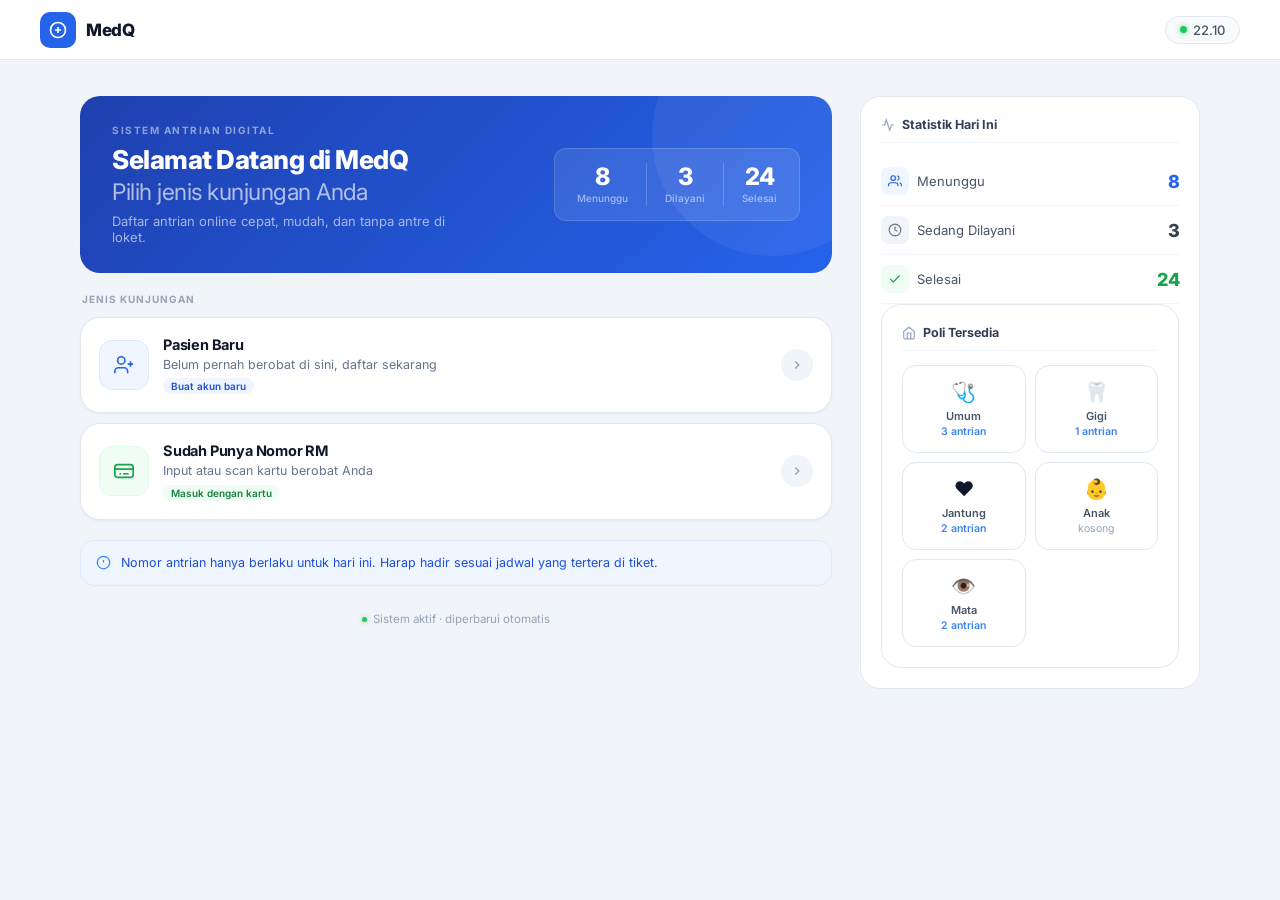
<file: frontend/pages/index.html>
<!doctype html>
<html lang="id">
  <head>
    <meta charset="UTF-8" />
    <meta
      name="viewport"
      content="width=device-width, initial-scale=1.0, maximum-scale=1.0"
    />
    <title>MedQ — Sistem Antrian Digital</title>
    <link
      href="https://fonts.googleapis.com/css2?family=Inter:wght@300;400;500;600;700;800;900&display=swap"
      rel="stylesheet"
    />

    <link rel="stylesheet" href="../css/pages/index.css" />
  </head>
  <body>
    <div class="shell">
      <!-- TOPBAR (desktop) -->
      <nav class="topbar">
        <div class="brand">
          <div class="brand-icon">
            <svg viewBox="0 0 24 24">
              <path d="M12 2a10 10 0 1 0 0 20 10 10 0 0 0 0-20z" />
              <path d="M12 8v8M8 12h8" />
            </svg>
          </div>
          <span class="brand-name">MedQ</span>
        </div>
        <div class="topbar-right">
          <div class="time-chip">
            <span class="live-dot"></span>
            <span id="topTime">—</span>
          </div>
        </div>
      </nav>

      <!-- MOBILE HERO -->
      <div class="mobile-hero">
        <div class="m-hero-nav">
          <div class="m-brand">
            <div class="m-brand-icon">
              <svg viewBox="0 0 24 24">
                <path d="M12 2a10 10 0 1 0 0 20 10 10 0 0 0 0-20z" />
                <path d="M12 8v8M8 12h8" />
              </svg>
            </div>
            <span class="m-brand-name">MedQ</span>
          </div>
          <div class="m-time">
            <span class="live-dot"></span>
            <span id="heroTime">—</span>
          </div>
        </div>
        <div class="m-hero-body">
          <div class="eyebrow">Sistem Antrian Digital</div>
          <h1 class="hero-title">
            Selamat Datang,<br /><span>Pilih Jenis Kunjungan</span>
          </h1>
          <p class="hero-desc">
            Daftar antrian online cepat, mudah, dan tanpa antre di loket.
          </p>
        </div>
      </div>

      <!-- STATS (mobile overlap) -->
      <div class="stats-wrap-mobile">
        <div class="stats-card">
          <div class="stat-item">
            <div class="stat-val blue" id="mStatW">—</div>
            <div class="stat-lbl">Menunggyyu</div>
          </div>
          <div class="stat-div"></div>
          <div class="stat-item">
            <div class="stat-val" id="mStatD">—</div>
            <div class="stat-lbl">Dilayani</div>
          </div>
          <div class="stat-div"></div>
          <div class="stat-item">
            <div class="stat-val green" id="mStatS">—</div>
            <div class="stat-lbl">Selesai</div>
          </div>
        </div>
      </div>

      <!-- MAIN -->
      <div class="main">
        <!-- LEFT COL -->
        <div class="main-left">
          <!-- Desktop welcome banner -->
          <div class="desktop-banner">
            <div class="banner-text">
              <div class="eyebrow-d">Sistem Antrian Digital</div>
              <h1>
                Selamat Datang di MedQ<br /><span
                  style="
                    font-weight: 400;
                    color: rgba(255, 255, 255, 0.65);
                    font-size: 0.88em;
                  "
                  >Pilih jenis kunjungan Anda</span
                >
              </h1>
              <p>
                Daftar antrian online cepat, mudah, dan tanpa antre di loket.
              </p>
            </div>
            <div class="banner-stats">
              <div class="bs-item">
                <div class="bs-val blue" id="dStatW">—</div>
                <div class="bs-lbl">Menunggu</div>
              </div>
              <div class="bs-div"></div>
              <div class="bs-item">
                <div class="bs-val" id="dStatD">—</div>
                <div class="bs-lbl">Dilayani</div>
              </div>
              <div class="bs-div"></div>
              <div class="bs-item">
                <div class="bs-val red" id="dStatS">—</div>
                <div class="bs-lbl">Selesai</div>
              </div>
            </div>
          </div>

          <!-- Jenis Kunjungan -->
          <div>
            <div class="sec-lbl">Jenis Kunjungan</div>
            <div class="nav-cards">
              <a href="pendaftaran.html" class="nav-card bc">
                <div class="card-ico">
                  <svg viewBox="0 0 24 24">
                    <path d="M16 21v-2a4 4 0 0 0-4-4H6a4 4 0 0 0-4 4v2" />
                    <circle cx="9" cy="7" r="4" />
                    <line x1="19" y1="8" x2="19" y2="14" />
                    <line x1="22" y1="11" x2="16" y2="11" />
                  </svg>
                </div>
                <div class="card-body">
                  <div class="card-title">Pasien Baru</div>
                  <div class="card-desc">
                    Belum pernah berobat di sini, daftar sekarang
                  </div>
                  <div class="card-tag">Buat akun baru</div>
                </div>
                <div class="card-arr">
                  <svg viewBox="0 0 24 24">
                    <polyline points="9 18 15 12 9 6" />
                  </svg>
                </div>
              </a>
              <a href="verifikasi.html" class="nav-card gc">
                <div class="card-ico">
                  <svg viewBox="0 0 24 24">
                    <rect x="2" y="5" width="20" height="14" rx="3" />
                    <path d="M2 10h20M7 15h2M11 15h6" />
                  </svg>
                </div>
                <div class="card-body">
                  <div class="card-title">Sudah Punya Nomor RM</div>
                  <div class="card-desc">
                    Input atau scan kartu berobat Anda
                  </div>
                  <div class="card-tag">Masuk dengan kartu</div>
                </div>
                <div class="card-arr">
                  <svg viewBox="0 0 24 24">
                    <polyline points="9 18 15 12 9 6" />
                  </svg>
                </div>
              </a>
            </div>
          </div>

          <!-- Info strip -->
          <div class="info-strip">
            <svg viewBox="0 0 24 24">
              <circle cx="12" cy="12" r="10" />
              <line x1="12" y1="8" x2="12" y2="12" />
              <line x1="12" y1="16" x2="12.01" y2="16" />
            </svg>
            <p>
              Nomor antrian hanya berlaku untuk hari ini. Harap hadir sesuai
              jadwal yang tertera di tiket.
            </p>
          </div>

          <!-- Poli tersedia
          <div>
            <div class="sec-lbl">Poli Tersedia</div>
            <div class="poli-grid" id="poliGrid"></div>
          </div> -->

          <!-- Footer -->
          <div class="footer-note">
            <span class="fdot"></span>
            <span class="ftxt">Sistem aktif · diperbarui otomatis</span>
          </div>
        </div>

        <!-- RIGHT COL (sidebar) -->
        <div class="main-right">
          <!-- Statistik hari ini -->
          <div class="panel">
            <div class="panel-title">
              <svg viewBox="0 0 24 24">
                <polyline points="22 12 18 12 15 21 9 3 6 12 2 12" />
              </svg>
              Statistik Hari Ini
            </div>
            <div class="stat-row">
              <div class="stat-row-lbl">
                <div class="stat-row-ico ico-blue">
                  <svg viewBox="0 0 24 24">
                    <path d="M17 21v-2a4 4 0 0 0-4-4H5a4 4 0 0 0-4 4v2" />
                    <circle cx="9" cy="7" r="4" />
                    <path d="M23 21v-2a4 4 0 0 0-3-3.87" />
                    <path d="M16 3.13a4 4 0 0 1 0 7.75" />
                  </svg>
                </div>
                Menunggu
              </div>
              <div class="stat-row-val blue" id="sStatW">—</div>
            </div>
            <div class="stat-row">
              <div class="stat-row-lbl">
                <div class="stat-row-ico ico-gray">
                  <svg viewBox="0 0 24 24">
                    <circle cx="12" cy="12" r="10" />
                    <polyline points="12 6 12 12 16 14" />
                  </svg>
                </div>
                Sedang Dilayani
              </div>
              <div class="stat-row-val gray" id="sStatD">—</div>
            </div>
            <div class="stat-row">
              <div class="stat-row-lbl">
                <div class="stat-row-ico ico-green">
                  <svg viewBox="0 0 24 24">
                    <polyline points="20 6 9 17 4 12" />
                  </svg>
                </div>
                Selesai
              </div>
              <div class="stat-row-val green" id="sStatS">—</div>
            </div>
            <!-- Poli panel (desktop) -->
            <div class="panel">
              <div class="panel-title">
                <svg viewBox="0 0 24 24">
                  <path d="M3 9l9-7 9 7v11a2 2 0 0 1-2 2H5a2 2 0 0 1-2-2z" />
                  <polyline points="9 22 9 12 15 12 15 22" />
                </svg>
                Poli Tersedia
              </div>
              <div class="poli-grid" id="poliGridSide"></div>
            </div>
          </div>
        </div>
      </div>
    </div>

    <script type="module" src="../js/pages/index.js"></script>
  </body>
</html>
</file>
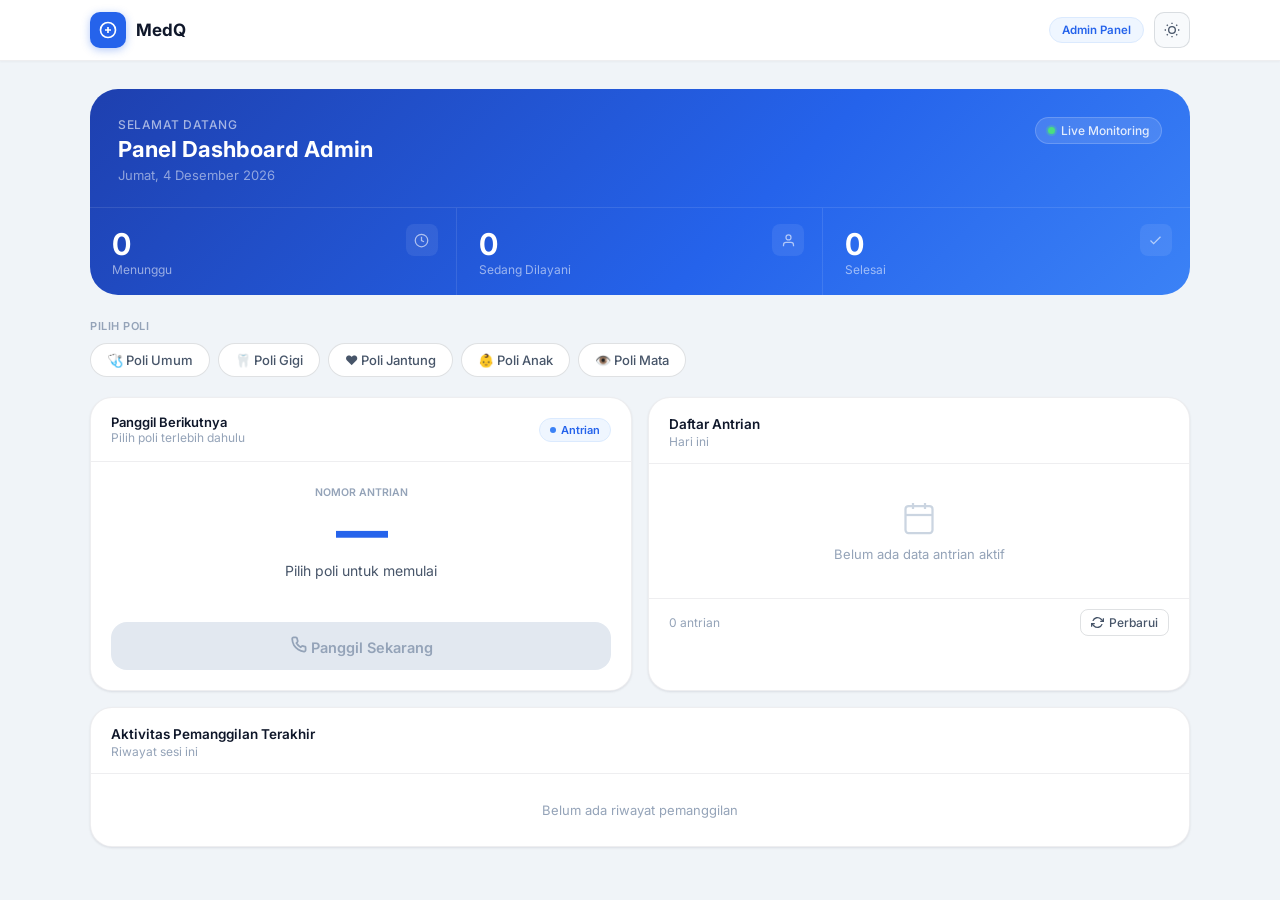
<file: frontend/display/admin.html>
<!doctype html>
<html lang="id" data-theme="light">
  <head>
    <meta charset="UTF-8" />
    <meta name="viewport" content="width=device-width, initial-scale=1.0, maximum-scale=1.0" />
    <title>Admin Panel — MedQ</title>
    <link href="https://fonts.googleapis.com/css2?family=Inter:wght@300;400;500;600;700&display=swap" rel="stylesheet" />
    <link rel="stylesheet" href="../css/admin.css" />
  </head>
  <body>
    <div class="shell">
      <nav class="topnav">
        <div class="topnav-inner">
          <div class="nav-brand">
            <div class="brand-icon">
              <svg viewBox="0 0 24 24">
                <path d="M12 2a10 10 0 1 0 0 20 10 10 0 0 0 0-20z" />
                <path d="M12 8v8M8 12h8" />
              </svg>
            </div>
            <span class="brand-name">MedQ</span>
          </div>
          <div class="nav-right">
            <span class="nav-chip">Admin Panel</span>
            <button class="dark-toggle" id="darkToggle" title="Toggle dark mode">
              <svg id="iconSun" viewBox="0 0 24 24">
                <circle cx="12" cy="12" r="5" />
                <line x1="12" y1="1" x2="12" y2="3" />
                <line x1="12" y1="21" x2="12" y2="23" />
                <line x1="4.22" y1="4.22" x2="5.64" y2="5.64" />
                <line x1="18.36" y1="18.36" x2="19.78" y2="19.78" />
                <line x1="1" y1="12" x2="3" y2="12" />
                <line x1="21" y1="12" x2="23" y2="12" />
                <line x1="4.22" y1="19.78" x2="5.64" y2="18.36" />
                <line x1="18.36" y1="5.64" x2="19.78" y2="4.22" />
              </svg>
              <svg id="iconMoon" viewBox="0 0 24 24" style="display: none">
                <path d="M21 12.79A9 9 0 1 1 11.21 3 7 7 0 0 0 21 12.79z" />
              </svg>
            </button>
          </div>
        </div>
      </nav>

      <main class="main-content">
        <div class="hero">
          <div class="hero-top">
            <div>
              <div class="hero-greet-label">SELAMAT DATANG</div>
              <div class="hero-greet-title">Panel Dashboard Admin</div>
              <div class="hero-date" id="heroDate">Memuat tanggal...</div>
            </div>
            <div class="hero-live-badge">
              <span class="live-dot"></span> Live Monitoring
            </div>
          </div>

          <div class="kpi-strip">
            <div class="kpi-item">
              <div class="kpi-value" id="statMenunggu">0</div>
              <div class="kpi-label">Menunggu</div>
              <div class="kpi-icon">
                <svg viewBox="0 0 24 24">
                  <circle cx="12" cy="12" r="10" />
                  <polyline points="12 6 12 12 16 14" />
                </svg>
              </div>
            </div>
            <div class="kpi-item">
              <div class="kpi-value" id="statDilayani">0</div>
              <div class="kpi-label">Sedang Dilayani</div>
              <div class="kpi-icon">
                <svg viewBox="0 0 24 24">
                  <path d="M20 21v-2a4 4 0 0 0-4-4H8a4 4 0 0 0-4 4v2" />
                  <circle cx="12" cy="7" r="4" />
                </svg>
              </div>
            </div>
            <div class="kpi-item">
              <div class="kpi-value" id="statSelesai">0</div>
              <div class="kpi-label">Selesai</div>
              <div class="kpi-icon">
                <svg viewBox="0 0 24 24">
                  <polyline points="20 6 9 17 4 12" />
                </svg>
              </div>
            </div>
          </div>
        </div>

        <div class="poli-section">
          <div class="section-label">Pilih Poli</div>
          <div class="poli-pills" id="poliPills">
            <div class="skeleton-pill"></div>
            <div class="skeleton-pill"></div>
            <div class="skeleton-pill"></div>
          </div>
        </div>

        <div class="dashboard-grid">
          
          <div class="next-patient-card card">
            <div class="npc-header">
              <div>
                <div class="npc-title">Panggil Berikutnya</div>
                <div class="npc-poli-name" id="callingPoliName">Pilih poli terlebih dahulu</div>
              </div>
              <div class="npc-badge"><span class="npc-badge-dot"></span> Antrian</div>
            </div>
            <div class="npc-body">
              <div class="npc-label">Nomor Antrian</div>
              <div class="npc-nomor" id="nextNomor">—</div>
              <div class="npc-pasien" id="nextPasien">
                <span class="npc-empty">Pilih poli untuk memulai</span>
              </div>
            </div>
            <div class="npc-footer">
              <button class="call-btn" id="callBtn" disabled>
                <span class="btn-label">
                  <svg viewBox="0 0 24 24">
                    <path d="M22 16.92v3a2 2 0 0 1-2.18 2A19.79 19.79 0 0 1 11.61 19a19.5 19.5 0 0 1-6-6A19.79 19.79 0 0 1 3.12 4.18 2 2 0 0 1 5.08 2h3a2 2 0 0 1 2 1.72c.127.96.361 1.903.7 2.81a2 2 0 0 1-.45 2.11L9.09 9.91a16 16 0 0 0 6 6l1.27-1.27a2 2 0 0 1 2.11-.45c.907.339 1.85.573 2.81.7A2 2 0 0 1 22 16.92z" />
                  </svg>
                  Panggil Sekarang
                </span>
                <div class="spinner"></div>
              </button>
            </div>
          </div>

          <div class="queue-card card">
            <div class="card-head">
              <div>
                <div class="card-title">Daftar Antrian</div>
                <div class="card-subtitle">Hari ini</div>
              </div>
            </div>
            <div class="queue-scroll" id="qTbody">
              <div class="q-empty">
                <svg viewBox="0 0 24 24">
                  <rect x="3" y="4" width="18" height="18" rx="2" ry="2" />
                  <line x1="16" y1="2" x2="16" y2="6" />
                  <line x1="8" y1="2" x2="8" y2="6" />
                  <line x1="3" y1="10" x2="21" y2="10" />
                </svg>
                <div class="q-empty-text">Belum ada data antrian aktif</div>
              </div>
            </div>
            <div class="queue-footer">
              <span class="queue-count-text" id="queueCount">0 antrian</span>
              <button class="refresh-btn-sm" id="refreshQueueBtn">
                <svg viewBox="0 0 24 24">
                  <polyline points="23 4 23 10 17 10" />
                  <polyline points="1 20 1 14 7 14" />
                  <path d="M3.51 9a9 9 0 0 1 14.85-3.36L23 10M1 14l4.64 4.36A9 9 0 0 0 20.49 15" />
                </svg>
                Perbarui
              </button>
            </div>
          </div>

          <div class="timeline-card card">
            <div class="card-head">
              <div>
                <div class="card-title">Aktivitas Pemanggilan Terakhir</div>
                <div class="card-subtitle">Riwayat sesi ini</div>
              </div>
            </div>
            <div id="calledList">
              <div class="tl-empty">Belum ada riwayat pemanggilan</div>
            </div>
          </div>
          
        </div>
      </main>
    </div>

    <div class="modal-overlay" id="batalModal">
      <div class="modal-box">
        <div class="modal-icon">
          <svg viewBox="0 0 24 24">
            <circle cx="12" cy="12" r="10" />
            <line x1="12" y1="8" x2="12" y2="12" />
            <line x1="12" y1="16" x2="12.01" y2="16" />
          </svg>
        </div>
        <div class="modal-title">Batalkan Antrian?</div>
        <div class="modal-desc" id="batalDesc">Antrian ini akan dibatalkan dan tidak bisa dikembalikan.</div>
        <div class="modal-actions">
          <button class="btn-cancel" id="closeBatalBtn">Tidak, Kembali</button>
          <button class="btn-danger" id="batalConfirm">
            <span class="btn-label">Ya, Batalkan</span>
            <div class="spinner"></div>
          </button>
        </div>
      </div>
    </div>

    <div class="toast" id="toast"></div>

    <script src="../js/admin.js" defer></script>
  </body>
</html>
</file>
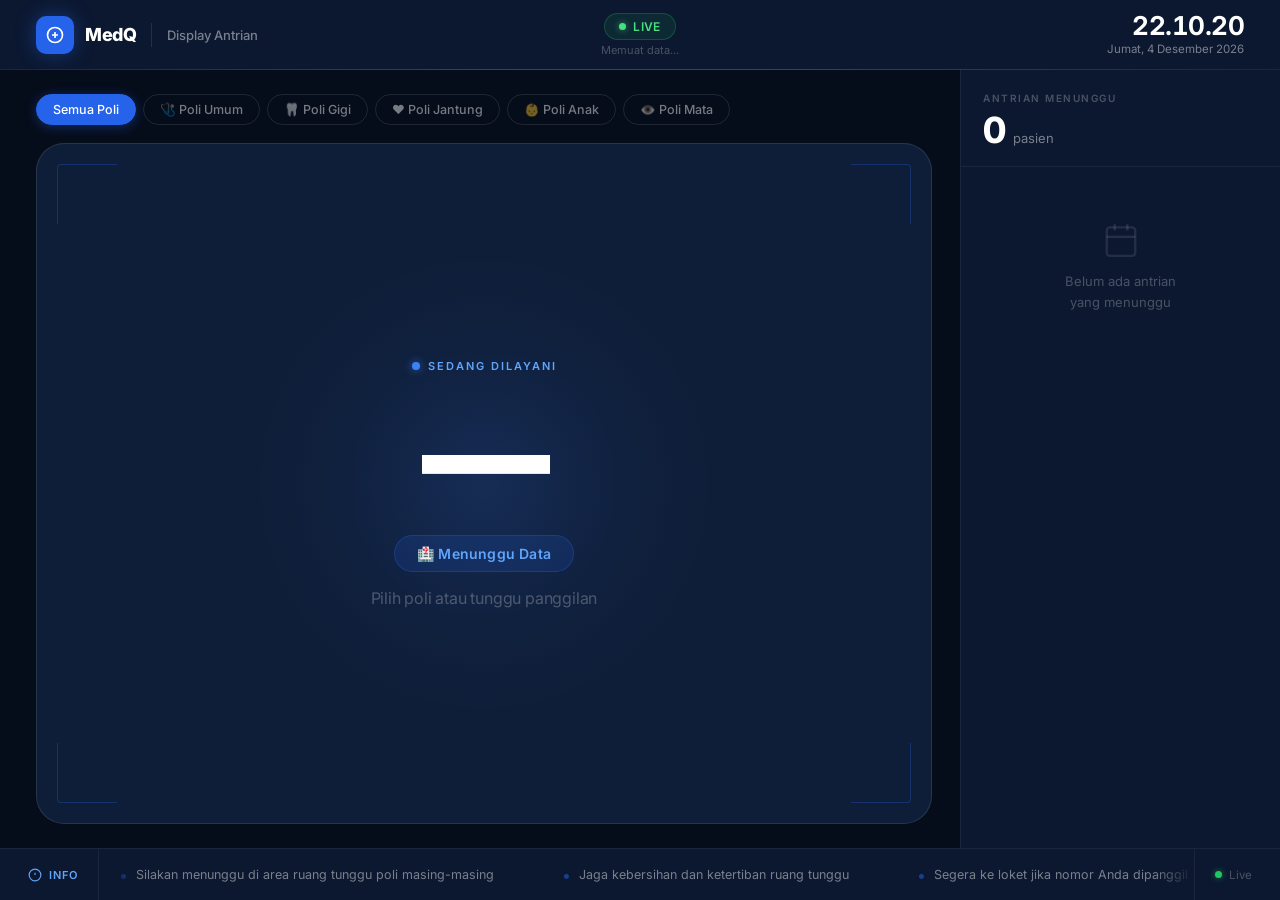
<file: frontend/display/display.html>
<!doctype html>
<html lang="id">
  <head>
    <meta charset="UTF-8" />
    <meta name="viewport" content="width=device-width, initial-scale=1.0" />
    <title>Display Antrian — MedQ</title>
    <link
      href="https://fonts.googleapis.com/css2?family=Inter:ital,wght@0,300;0,400;0,500;0,600;0,700;0,800;0,900;1,400&display=swap"
      rel="stylesheet"
    />
    <style>
      /* ═══════════════════════════════════════════════
   TOKENS
═══════════════════════════════════════════════ */
      :root {
        --blue-400: #60a5fa;
        --blue-500: #3b82f6;
        --blue-600: #2563eb;
        --blue-700: #1d4ed8;

        --green-400: #4ade80;
        --green-500: #22c55e;

        --amber-400: #fbbf24;

        /* Dark background system */
        --bg-base: #060d1a;
        --bg-panel: #0c1830;
        --bg-card: #0f1e38;
        --bg-surface: #142244;
        --bg-hover: #1a2b50;

        /* Borders */
        --border: rgba(255, 255, 255, 0.06);
        --border-med: rgba(255, 255, 255, 0.1);
        --border-hi: rgba(255, 255, 255, 0.16);

        /* Text */
        --text-100: rgba(255, 255, 255, 1);
        --text-70: rgba(255, 255, 255, 0.7);
        --text-45: rgba(255, 255, 255, 0.45);
        --text-25: rgba(255, 255, 255, 0.25);

        --font: "Inter", system-ui, sans-serif;

        --radius-sm: 10px;
        --radius: 16px;
        --radius-lg: 22px;
        --radius-xl: 28px;
      }

      /* ═══════════════════════════════════════════════
   RESET
═══════════════════════════════════════════════ */
      *,
      *::before,
      *::after {
        box-sizing: border-box;
        margin: 0;
        padding: 0;
      }
      html,
      body {
        height: 100%;
        width: 100%;
        background: var(--bg-base);
        font-family: var(--font);
        color: var(--text-100);
        -webkit-font-smoothing: antialiased;
        overflow: hidden;
      }

      /* ═══════════════════════════════════════════════
   SCREEN LAYOUT
═══════════════════════════════════════════════ */
      .screen {
        height: 100vh;
        width: 100vw;
        display: grid;
        grid-template-columns: 1fr 320px;
        grid-template-rows: 70px 1fr 52px;
        grid-template-areas:
          "header  header"
          "main    sidebar"
          "ticker  ticker";
      }

      /* ═══════════════════════════════════════════════
   HEADER
═══════════════════════════════════════════════ */
      .header {
        grid-area: header;
        background: var(--bg-panel);
        border-bottom: 1px solid var(--border);
        padding: 0 36px;
        display: flex;
        align-items: center;
        justify-content: space-between;
        position: relative;
        z-index: 10;
      }

      /* subtle glow line at bottom */
      .header::after {
        content: "";
        position: absolute;
        bottom: -1px;
        left: 0;
        right: 0;
        height: 1px;
        background: linear-gradient(
          90deg,
          transparent 0%,
          rgba(37, 99, 235, 0.5) 40%,
          rgba(37, 99, 235, 0.5) 60%,
          transparent 100%
        );
      }

      .header-brand {
        display: flex;
        align-items: center;
        gap: 11px;
      }
      .brand-icon {
        width: 38px;
        height: 38px;
        background: var(--blue-600);
        border-radius: 10px;
        display: flex;
        align-items: center;
        justify-content: center;
        box-shadow: 0 0 20px rgba(37, 99, 235, 0.4);
      }
      .brand-icon svg {
        width: 18px;
        height: 18px;
        stroke: white;
        stroke-width: 2.2;
        fill: none;
      }
      .brand-name {
        font-size: 18px;
        font-weight: 800;
        letter-spacing: -0.5px;
        color: var(--text-100);
      }
      .brand-sep {
        width: 1px;
        height: 24px;
        background: var(--border-med);
        margin: 0 4px;
      }
      .header-subtitle {
        font-size: 13px;
        font-weight: 500;
        color: var(--text-45);
      }

      .header-center {
        position: absolute;
        left: 50%;
        transform: translateX(-50%);
        text-align: center;
      }
      .live-indicator {
        display: inline-flex;
        align-items: center;
        gap: 7px;
        background: rgba(34, 197, 94, 0.1);
        border: 1px solid rgba(34, 197, 94, 0.25);
        border-radius: 20px;
        padding: 5px 14px;
        font-size: 12px;
        font-weight: 600;
        color: var(--green-400);
        letter-spacing: 0.3px;
      }
      .live-dot {
        width: 7px;
        height: 7px;
        background: var(--green-400);
        border-radius: 50%;
        box-shadow: 0 0 6px rgba(74, 222, 128, 0.6);
        animation: livePulse 2s ease-in-out infinite;
      }
      @keyframes livePulse {
        0%,
        100% {
          opacity: 1;
          transform: scale(1);
        }
        50% {
          opacity: 0.5;
          transform: scale(0.8);
        }
      }
      .header-info-sub {
        font-size: 11px;
        color: var(--text-25);
        margin-top: 3px;
      }

      .header-clock {
        text-align: right;
      }
      .clock-time {
        font-size: 26px;
        font-weight: 700;
        letter-spacing: -0.5px;
        font-variant-numeric: tabular-nums;
        color: var(--text-100);
        line-height: 1;
      }
      .clock-date {
        font-size: 11.5px;
        color: var(--text-45);
        margin-top: 3px;
      }

      /* ═══════════════════════════════════════════════
   MAIN AREA
═══════════════════════════════════════════════ */
      .main {
        grid-area: main;
        padding: 24px 28px 24px 36px;
        display: flex;
        flex-direction: column;
        gap: 18px;
        overflow: hidden;
      }

      /* Poli filter tabs */
      .poli-tabs {
        display: flex;
        gap: 7px;
        flex-wrap: wrap;
        flex-shrink: 0;
      }
      .poli-tab {
        display: flex;
        align-items: center;
        gap: 5px;
        padding: 7px 16px;
        border-radius: 30px;
        font-size: 12.5px;
        font-weight: 500;
        cursor: pointer;
        transition: all 0.18s;
        border: 1px solid var(--border-med);
        color: var(--text-45);
        background: transparent;
        white-space: nowrap;
      }
      .poli-tab:hover {
        border-color: var(--border-hi);
        color: var(--text-70);
        background: var(--bg-hover);
      }
      .poli-tab.active {
        background: var(--blue-600);
        border-color: var(--blue-600);
        color: white;
        box-shadow: 0 2px 12px rgba(37, 99, 235, 0.35);
      }

      /* ── Now Serving ── */
      .now-serving-wrap {
        flex: 1;
        display: flex;
        flex-direction: column;
        gap: 0;
        min-height: 0;
      }

      .ns-card {
        flex: 1;
        background: var(--bg-card);
        border: 1px solid var(--border-med);
        border-radius: var(--radius-xl);
        display: flex;
        flex-direction: column;
        align-items: center;
        justify-content: center;
        text-align: center;
        position: relative;
        overflow: hidden;
        padding: 32px;
        min-height: 0;
      }

      /* ambient glow rings */
      .ns-glow {
        position: absolute;
        border-radius: 50%;
        pointer-events: none;
      }
      .ns-glow-1 {
        width: 500px;
        height: 500px;
        background: radial-gradient(
          circle,
          rgba(37, 99, 235, 0.1) 0%,
          transparent 65%
        );
        top: 50%;
        left: 50%;
        transform: translate(-50%, -50%);
      }
      .ns-glow-2 {
        width: 280px;
        height: 280px;
        background: radial-gradient(
          circle,
          rgba(96, 165, 250, 0.06) 0%,
          transparent 70%
        );
        top: 50%;
        left: 50%;
        transform: translate(-50%, -50%);
      }

      /* corner accents */
      .ns-corner {
        position: absolute;
        width: 60px;
        height: 60px;
        pointer-events: none;
      }
      .ns-corner-tl {
        top: 20px;
        left: 20px;
        border-top: 1.5px solid rgba(37, 99, 235, 0.3);
        border-left: 1.5px solid rgba(37, 99, 235, 0.3);
        border-radius: 4px 0 0 0;
      }
      .ns-corner-tr {
        top: 20px;
        right: 20px;
        border-top: 1.5px solid rgba(37, 99, 235, 0.3);
        border-right: 1.5px solid rgba(37, 99, 235, 0.3);
        border-radius: 0 4px 0 0;
      }
      .ns-corner-bl {
        bottom: 20px;
        left: 20px;
        border-bottom: 1.5px solid rgba(37, 99, 235, 0.3);
        border-left: 1.5px solid rgba(37, 99, 235, 0.3);
        border-radius: 0 0 0 4px;
      }
      .ns-corner-br {
        bottom: 20px;
        right: 20px;
        border-bottom: 1.5px solid rgba(37, 99, 235, 0.3);
        border-right: 1.5px solid rgba(37, 99, 235, 0.3);
        border-radius: 0 0 4px 0;
      }

      .ns-eyebrow {
        display: flex;
        align-items: center;
        gap: 8px;
        font-size: 11px;
        font-weight: 600;
        letter-spacing: 2px;
        text-transform: uppercase;
        color: var(--blue-400);
        margin-bottom: 20px;
        position: relative;
        z-index: 1;
      }
      .ns-eyebrow-dot {
        width: 8px;
        height: 8px;
        border-radius: 50%;
        background: var(--blue-500);
        box-shadow: 0 0 8px rgba(59, 130, 246, 0.7);
        animation: eyebrowBlink 1.5s ease-in-out infinite;
      }
      @keyframes eyebrowBlink {
        0%,
        100% {
          opacity: 1;
          box-shadow: 0 0 8px rgba(59, 130, 246, 0.7);
        }
        50% {
          opacity: 0.4;
          box-shadow: none;
        }
      }

      .ns-nomor {
        font-size: clamp(72px, 10vw, 128px);
        font-weight: 900;
        color: var(--text-100);
        line-height: 0.95;
        letter-spacing: -4px;
        position: relative;
        z-index: 1;
        font-variant-numeric: tabular-nums;
        transition: color 0.3s;
      }
      /* subtle text glow */
      .ns-nomor.has-value {
        text-shadow: 0 0 60px rgba(96, 165, 250, 0.15);
      }
      .ns-nomor.flash {
        animation: nFlash 0.55s cubic-bezier(0.34, 1.56, 0.64, 1);
      }
      @keyframes nFlash {
        0% {
          transform: scale(1);
          color: var(--text-100);
        }
        35% {
          transform: scale(1.06);
          color: var(--blue-400);
          text-shadow: 0 0 40px rgba(96, 165, 250, 0.6);
        }
        100% {
          transform: scale(1);
          color: var(--text-100);
        }
      }

      .ns-poli-badge {
        margin-top: 20px;
        display: inline-flex;
        align-items: center;
        gap: 8px;
        background: rgba(37, 99, 235, 0.15);
        border: 1px solid rgba(37, 99, 235, 0.3);
        color: var(--blue-400);
        font-size: 14px;
        font-weight: 600;
        padding: 9px 22px;
        border-radius: 30px;
        position: relative;
        z-index: 1;
        letter-spacing: 0.2px;
      }

      .ns-idle-text {
        font-size: 16px;
        color: var(--text-25);
        margin-top: 16px;
        position: relative;
        z-index: 1;
        letter-spacing: -0.2px;
      }

      /* ═══════════════════════════════════════════════
   SIDEBAR
═══════════════════════════════════════════════ */
      .sidebar {
        grid-area: sidebar;
        background: var(--bg-panel);
        border-left: 1px solid var(--border);
        display: flex;
        flex-direction: column;
        overflow: hidden;
      }

      .sidebar-head {
        padding: 22px 22px 18px;
        border-bottom: 1px solid var(--border);
        flex-shrink: 0;
      }

      .sidebar-eyebrow {
        font-size: 10px;
        font-weight: 600;
        letter-spacing: 1.5px;
        text-transform: uppercase;
        color: var(--text-25);
        margin-bottom: 8px;
      }

      .sidebar-count-row {
        display: flex;
        align-items: baseline;
        gap: 8px;
      }
      .sidebar-count {
        font-size: 36px;
        font-weight: 800;
        letter-spacing: -1.5px;
        color: var(--text-100);
        font-variant-numeric: tabular-nums;
        line-height: 1;
      }
      .sidebar-count-label {
        font-size: 13px;
        color: var(--text-45);
      }

      .queue-list {
        flex: 1;
        overflow-y: auto;
        padding: 10px;
        scrollbar-width: thin;
        scrollbar-color: rgba(255, 255, 255, 0.08) transparent;
      }
      .queue-list::-webkit-scrollbar {
        width: 3px;
      }
      .queue-list::-webkit-scrollbar-thumb {
        background: rgba(255, 255, 255, 0.08);
        border-radius: 2px;
      }

      /* Queue item */
      .q-item {
        display: flex;
        align-items: center;
        gap: 11px;
        padding: 11px 13px;
        border-radius: var(--radius-sm);
        margin-bottom: 5px;
        transition: all 0.2s;
        border: 1px solid transparent;
        cursor: default;
      }

      .q-item.next-up {
        background: rgba(37, 99, 235, 0.12);
        border-color: rgba(37, 99, 235, 0.25);
      }
      .q-item.next-up .q-rank-badge {
        background: var(--blue-600);
        color: white;
        box-shadow: 0 2px 8px rgba(37, 99, 235, 0.4);
      }
      .q-item.next-up .q-nomor-text {
        color: var(--text-100);
      }

      .q-item.regular {
        background: rgba(255, 255, 255, 0.03);
      }
      .q-item.regular:hover {
        background: var(--bg-hover);
      }
      .q-item.regular .q-rank-badge {
        background: rgba(255, 255, 255, 0.07);
        color: var(--text-45);
      }
      .q-item.regular .q-nomor-text {
        color: var(--text-70);
      }

      .q-rank-badge {
        width: 26px;
        height: 26px;
        border-radius: 50%;
        display: flex;
        align-items: center;
        justify-content: center;
        font-size: 11px;
        font-weight: 700;
        flex-shrink: 0;
        transition: all 0.2s;
      }

      .q-item-info {
        flex: 1;
        min-width: 0;
      }
      .q-nomor-text {
        font-size: 14.5px;
        font-weight: 700;
        letter-spacing: 0.3px;
        font-variant-numeric: tabular-nums;
        white-space: nowrap;
        overflow: hidden;
        text-overflow: ellipsis;
      }
      .q-poli-text {
        font-size: 11px;
        color: var(--text-25);
        margin-top: 1px;
        white-space: nowrap;
        overflow: hidden;
        text-overflow: ellipsis;
      }
      .q-item.next-up .q-poli-text {
        color: rgba(147, 197, 253, 0.5);
      }

      .q-wait-badge {
        font-size: 10.5px;
        font-weight: 500;
        color: var(--text-25);
        white-space: nowrap;
        flex-shrink: 0;
      }
      .q-item.next-up .q-wait-badge {
        color: var(--blue-400);
      }

      .q-empty {
        text-align: center;
        padding: 44px 20px;
      }
      .q-empty svg {
        width: 38px;
        height: 38px;
        stroke: rgba(255, 255, 255, 0.1);
        fill: none;
        stroke-width: 1.5;
        margin: 0 auto 12px;
        display: block;
      }
      .q-empty-text {
        font-size: 13px;
        color: var(--text-25);
        line-height: 1.6;
      }

      /* ═══════════════════════════════════════════════
   TICKER / FOOTER
═══════════════════════════════════════════════ */
      .ticker-bar {
        grid-area: ticker;
        background: var(--bg-panel);
        border-top: 1px solid var(--border);
        display: flex;
        align-items: center;
        gap: 0;
        overflow: hidden;
        height: 52px;
      }

      .ticker-label {
        display: flex;
        align-items: center;
        gap: 7px;
        padding: 0 20px 0 28px;
        flex-shrink: 0;
        border-right: 1px solid var(--border);
        height: 100%;
        font-size: 11px;
        font-weight: 600;
        letter-spacing: 1px;
        text-transform: uppercase;
        color: var(--blue-400);
        white-space: nowrap;
      }
      .ticker-label svg {
        width: 14px;
        height: 14px;
        stroke: currentColor;
        stroke-width: 2;
        fill: none;
        flex-shrink: 0;
      }

      .ticker-track {
        flex: 1;
        overflow: hidden;
        white-space: nowrap;
        position: relative;
      }
      /* fade edges */
      .ticker-track::before,
      .ticker-track::after {
        content: "";
        position: absolute;
        top: 0;
        bottom: 0;
        width: 40px;
        z-index: 2;
        pointer-events: none;
      }
      .ticker-track::before {
        left: 0;
        background: linear-gradient(to right, var(--bg-panel), transparent);
      }
      .ticker-track::after {
        right: 0;
        background: linear-gradient(to left, var(--bg-panel), transparent);
      }

      .ticker-inner {
        display: inline-block;
        animation: ticker 28s linear infinite;
        padding-left: 20px;
      }
      .ticker-inner span {
        font-size: 12.5px;
        color: var(--text-45);
        margin-right: 64px;
        display: inline-flex;
        align-items: center;
        gap: 8px;
      }
      .ticker-inner span::before {
        content: "•";
        color: rgba(37, 99, 235, 0.5);
        font-size: 16px;
      }
      @keyframes ticker {
        from {
          transform: translateX(0);
        }
        to {
          transform: translateX(-50%);
        }
      }

      .ticker-status {
        display: flex;
        align-items: center;
        gap: 7px;
        padding: 0 28px 0 20px;
        flex-shrink: 0;
        border-left: 1px solid var(--border);
        height: 100%;
        font-size: 11.5px;
        color: var(--text-25);
        white-space: nowrap;
        font-variant-numeric: tabular-nums;
      }
      .status-dot-green {
        width: 7px;
        height: 7px;
        border-radius: 50%;
        background: var(--green-500);
        box-shadow: 0 0 6px rgba(34, 197, 94, 0.6);
        flex-shrink: 0;
        animation: livePulse 2s ease-in-out infinite;
      }

      /* ═══════════════════════════════════════════════
   RESPONSIVE
═══════════════════════════════════════════════ */
      @media (max-width: 900px) {
        .screen {
          grid-template-columns: 1fr;
          grid-template-rows: 60px 1fr auto auto;
          grid-template-areas:
            "header"
            "main"
            "sidebar"
            "ticker";
          height: auto;
          overflow-y: auto;
        }
        html,
        body {
          overflow: auto;
        }
        .sidebar {
          border-left: none;
          border-top: 1px solid var(--border);
          max-height: 300px;
        }
        .header-center {
          display: none;
        }
        .ns-nomor {
          font-size: clamp(56px, 18vw, 96px);
          letter-spacing: -2px;
        }
        .ns-corner {
          display: none;
        }
        .header {
          padding: 0 20px;
        }
        .main {
          padding: 18px;
        }
        .ticker-label {
          padding: 0 14px;
        }
        .ticker-status {
          padding: 0 16px;
        }
      }

      @media (max-width: 480px) {
        .clock-time {
          font-size: 20px;
        }
        .poli-tab {
          padding: 6px 12px;
          font-size: 12px;
        }
        .brand-sep,
        .header-subtitle {
          display: none;
        }
        .sidebar {
          max-height: 240px;
        }
      }
    </style>
  </head>
  <body>
    <div class="screen">
      <!-- ── HEADER ─────────────────────────────── -->
      <header class="header">
        <div class="header-brand">
          <div class="brand-icon">
            <svg viewBox="0 0 24 24">
              <path d="M12 2a10 10 0 1 0 0 20 10 10 0 0 0 0-20z" />
              <path d="M12 8v8M8 12h8" />
            </svg>
          </div>
          <span class="brand-name">MedQ</span>
          <div class="brand-sep"></div>
          <span class="header-subtitle">Display Antrian</span>
        </div>

        <div class="header-center">
          <div class="live-indicator">
            <span class="live-dot"></span>
            LIVE
          </div>
          <div class="header-info-sub" id="hSub">Memuat data...</div>
        </div>

        <div class="header-clock">
          <div class="clock-time" id="clock">—</div>
          <div class="clock-date" id="date">—</div>
        </div>
      </header>

      <!-- ── MAIN ───────────────────────────────── -->
      <main class="main">
        <!-- Poli filter -->
        <div class="poli-tabs" id="poliTabs">
          <div
            class="poli-tab active"
            data-id="all"
            onclick="selectPoli('all')"
          >
            Semua Poli
          </div>
        </div>

        <!-- Now Serving -->
        <div class="now-serving-wrap">
          <div class="ns-card">
            <!-- Ambient -->
            <div class="ns-glow ns-glow-1"></div>
            <div class="ns-glow ns-glow-2"></div>
            <!-- Corner accents -->
            <div class="ns-corner ns-corner-tl"></div>
            <div class="ns-corner ns-corner-tr"></div>
            <div class="ns-corner ns-corner-bl"></div>
            <div class="ns-corner ns-corner-br"></div>

            <div class="ns-eyebrow">
              <span class="ns-eyebrow-dot"></span>
              Sedang Dilayani
            </div>

            <div class="ns-nomor" id="nsNomor">—</div>
            <div class="ns-poli-badge" id="nsPoli">🏥 Menunggu Data</div>
            <div class="ns-idle-text" id="nsIdle">
              Pilih poli atau tunggu panggilan
            </div>
          </div>
        </div>
      </main>

      <!-- ── SIDEBAR ─────────────────────────────── -->
      <aside class="sidebar">
        <div class="sidebar-head">
          <div class="sidebar-eyebrow">Antrian Menunggu</div>
          <div class="sidebar-count-row">
            <div class="sidebar-count" id="qCount">0</div>
            <div class="sidebar-count-label">pasien</div>
          </div>
        </div>
        <div class="queue-list" id="queueList">
          <div class="q-empty">
            <svg viewBox="0 0 24 24">
              <rect x="3" y="4" width="18" height="18" rx="2" />
              <line x1="16" y1="2" x2="16" y2="6" />
              <line x1="8" y1="2" x2="8" y2="6" />
              <line x1="3" y1="10" x2="21" y2="10" />
            </svg>
            <div class="q-empty-text">Belum ada antrian<br />yang menunggu</div>
          </div>
        </div>
      </aside>

      <!-- ── TICKER BAR ───────────────────────────── -->
      <div class="ticker-bar">
        <div class="ticker-label">
          <svg viewBox="0 0 24 24">
            <circle cx="12" cy="12" r="10" />
            <line x1="12" y1="8" x2="12" y2="12" />
            <line x1="12" y1="16" x2="12.01" y2="16" />
          </svg>
          Info
        </div>
        <div class="ticker-track">
          <div class="ticker-inner">
            <span
              >Silakan menunggu di area ruang tunggu poli masing-masing</span
            >
            <span>Jaga kebersihan dan ketertiban ruang tunggu</span>
            <span>Segera ke loket jika nomor Anda dipanggil</span>
            <span>Bawa kartu berobat dan identitas diri yang valid</span>
            <span>Pemeriksaan dilakukan sesuai urutan nomor antrian</span>
            <span
              >Silakan menunggu di area ruang tunggu poli masing-masing</span
            >
            <span>Jaga kebersihan dan ketertiban ruang tunggu</span>
            <span>Segera ke loket jika nomor Anda dipanggil</span>
            <span>Bawa kartu berobat dan identitas diri yang valid</span>
            <span>Pemeriksaan dilakukan sesuai urutan nomor antrian</span>
          </div>
        </div>
        <div class="ticker-status">
          <span class="status-dot-green"></span>
          <span id="lastUpdate">Live</span>
        </div>
      </div>
    </div>

    <script>
      const REFRESH_MS = 5000;
      const emojis = {
        UMUM: "🩺",
        GIGI: "🦷",
        JANTUNG: "❤️",
        ANAK: "👶",
        MATA: "👁️",
        ORTHO: "🦴",
        SARAF: "🧠",
        KULIT: "🌿",
      };

      let poliList = [];
      let activePoli = "all";
      let prevNomor = null;

      // ── Clock ───────────────────────────────────
      function updateClock() {
        const now = new Date();
        document.getElementById("clock").textContent = now.toLocaleTimeString(
          "id-ID",
          { hour: "2-digit", minute: "2-digit", second: "2-digit" },
        );
        document.getElementById("date").textContent = now.toLocaleDateString(
          "id-ID",
          { weekday: "long", day: "numeric", month: "long", year: "numeric" },
        );
      }
      updateClock();
      setInterval(updateClock, 1000);

      // ── Load daftar poli ─────────────────────────
      async function loadPoli() {
        try {
          const res = await fetch("http://localhost:5000/api/poli/list");
          const json = await res.json();
          poliList = json.data;
        } catch {
          poliList = [
            { id_poli: 1, kode_poli: "UMUM", nama_poli: "Poli Umum" },
            { id_poli: 2, kode_poli: "GIGI", nama_poli: "Poli Gigi" },
            { id_poli: 3, kode_poli: "JANTUNG", nama_poli: "Poli Jantung" },
            { id_poli: 4, kode_poli: "ANAK", nama_poli: "Poli Anak" },
            { id_poli: 5, kode_poli: "MATA", nama_poli: "Poli Mata" },
          ];
        }
        renderPoliTabs();
        loadAntrian();
      }

      function renderPoliTabs() {
        const tabs = document.getElementById("poliTabs");
        tabs.innerHTML = `<div class="poli-tab active" data-id="all" onclick="selectPoli('all')">Semua Poli</div>`;
        poliList.forEach((p) => {
          tabs.innerHTML += `<div class="poli-tab" data-id="${p.id_poli}" onclick="selectPoli(${p.id_poli})">
        ${emojis[p.kode_poli] || "🏥"} ${p.nama_poli}
      </div>`;
        });
      }

      function selectPoli(id) {
        activePoli = id;
        document.querySelectorAll(".poli-tab").forEach((t) => {
          t.classList.toggle("active", t.dataset.id == String(id));
        });
        loadAntrian();
      }

      // ── Load antrian aktif ───────────────────────
      async function loadAntrian() {
        try {
          let dilayani = null;
          let menunggu = [];

          if (activePoli === "all") {
            const results = await Promise.all(
              poliList.map((p) =>
                fetch(
                  `http://localhost:5000/api/antrian/aktif/${p.id_poli}`,
                ).then((r) => r.json()),
              ),
            );
            results.forEach((r, i) => {
              if (r.status === "success") {
                if (!dilayani && r.data.sedang_dilayani) {
                  dilayani = {
                    nomor: r.data.sedang_dilayani.nomor_antrian,

                    pasien: r.data.sedang_dilayani.nama_pasien,

                    dokter: r.data.sedang_dilayani.nama_dokter,

                    poli: {
                      kode_poli:
                        r.data.sedang_dilayani.nama_poli
                          .split(" ")[1]
                          ?.toUpperCase() || "",
                      nama_poli: r.data.sedang_dilayani.nama_poli,
                    },

                    data: r.data.sedang_dilayani,
                  };
                }

                (r.data.antrian || [])
                  .filter((item) => item.status === "Menunggu")
                  .forEach((item, idx) => {
                    menunggu.push({
                      id_antrian: item.id_antrian,

                      nomor: item.nomor_antrian,

                      pasien: item.nama_pasien,

                      dokter: item.nama_dokter,

                      poli: poliList[i],

                      posisi: idx + 1,

                      status: item.status,
                    });
                  });
              }
            });
          } else {
            const p = poliList.find((p) => p.id_poli === activePoli);
            const res = await fetch(
              `http://localhost:5000/api/antrian/aktif/${activePoli}`,
            );
            const json = await res.json();
            if (json.status === "success") {
              if (json.data.sedang_dilayani) {
                dilayani = {
                  nomor: json.data.sedang_dilayani.nomor_antrian,
                  pasien: json.data.sedang_dilayani.nama_pasien,
                  dokter: json.data.sedang_dilayani.nama_dokter,
                  poli: p,
                  data: json.data.sedang_dilayani,
                };
              }

              (json.data.antrian || [])
              .filter(item => item.status === "Menunggu")
              .forEach((item, idx) => {
                
                menunggu.push({
                  id_antrian: item.id_antrian,

                  nomor: item.nomor_antrian,

                  pasien: item.nama_pasien,

                  dokter: item.nama_dokter,

                  poli: {
                    kode_poli: p.kode_poli,
                    nama_poli: p.nama_poli,
                  },

                  posisi: idx + 1,

                  status: item.status,
                });
              });
            }
          }

          renderDisplay(dilayani, menunggu);
          updateLastRefresh();
        } catch (err) {
          console.error("Gagal memuat antrian:", err);
          // tidak ada renderDisplay demo di sini
        }
      }

      function renderDisplay(dilayani, menunggu) {
        // ── Nomor sedang dilayani ──
        const nomor = dilayani ? dilayani.nomor : "—";
        const nomorEl = document.getElementById("nsNomor");
        const idleEl = document.getElementById("nsIdle");

        if (nomor !== prevNomor) {
          nomorEl.textContent = nomor;
          nomorEl.classList.remove("flash", "has-value");
          void nomorEl.offsetWidth; // reflow
          if (dilayani) {
            nomorEl.classList.add("flash", "has-value");
          }
          prevNomor = nomor;
        }

        if (dilayani) {
          const kode = dilayani.poli.kode_poli;
          document.getElementById("nsPoli").textContent =
            (emojis[kode] || "🏥") + " " + dilayani.poli.nama_poli;
          document.getElementById("hSub").textContent =
            `${poliList.length} poli aktif · ${menunggu.length} menunggu`;
          idleEl.style.display = "none";
        } else {
          document.getElementById("nsPoli").textContent = "🏥 Menunggu Antrian";
          document.getElementById("hSub").textContent =
            "Belum ada yang dilayani";
          idleEl.style.display = "";
          idleEl.textContent = "Pilih poli atau tunggu panggilan berikutnya";
        }

        // ── Daftar menunggu ──
        document.getElementById("qCount").textContent = menunggu.length;
        const list = document.getElementById("queueList");

        if (menunggu.length === 0) {
          list.innerHTML = `<div class="q-empty">
        <svg viewBox="0 0 24 24"><rect x="3" y="4" width="18" height="18" rx="2"/><line x1="16" y1="2" x2="16" y2="6"/><line x1="8" y1="2" x2="8" y2="6"/><line x1="3" y1="10" x2="21" y2="10"/></svg>
        <div class="q-empty-text">Tidak ada antrian<br>yang menunggu</div>
      </div>`;
          return;
        }

        list.innerHTML = menunggu
          .map((item, i) => {
            const isNext = i === 0;
            const estMnt = (i + 1) * 10;
            return `<div class="q-item ${isNext ? "next-up" : "regular"}">
        <div class="q-rank-badge">${i + 1}</div>
        <div class="q-item-info">
          <div class="q-nomor-text">${item.nomor}</div>
          <div class="q-poli-text">${item.poli.nama_poli}</div>
        </div>
        <div class="q-wait-badge">~${estMnt} mnt</div>
      </div>`;
          })
          .join("");
      }

      function updateLastRefresh() {
        const t = new Date();
        document.getElementById("lastUpdate").textContent =
          t.toLocaleTimeString("id-ID", {
            hour: "2-digit",
            minute: "2-digit",
            second: "2-digit",
          });
      }

      // ── Init & auto refresh ──────────────────────
      loadPoli();
      setInterval(loadAntrian, REFRESH_MS);
    </script>
  </body>
</html>
</file>
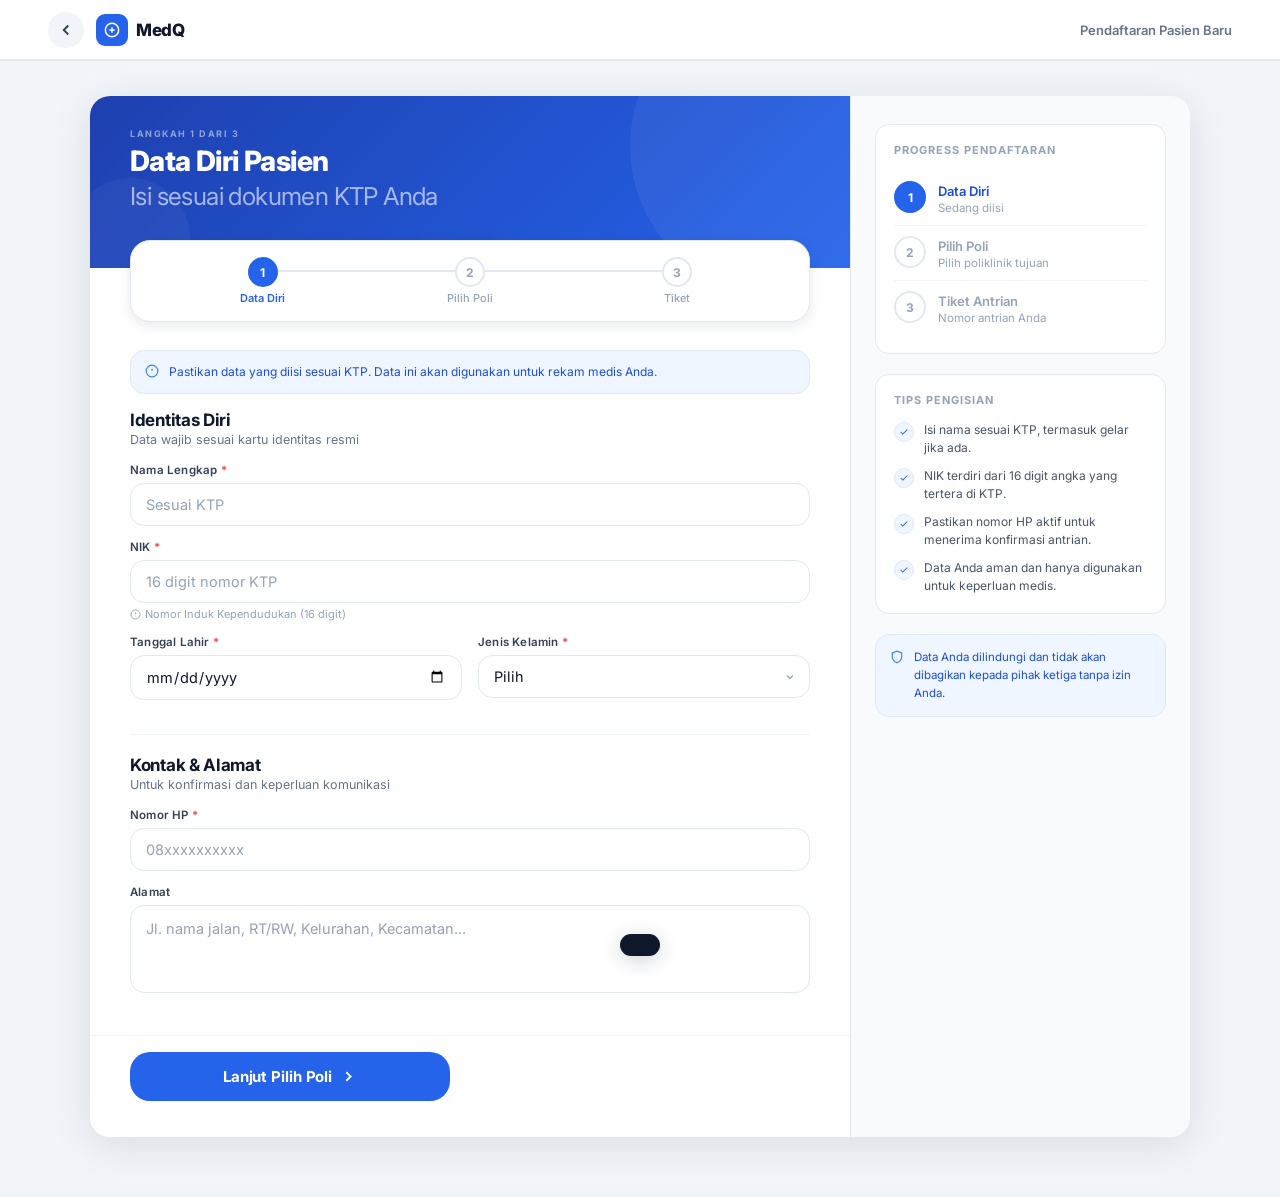
<file: frontend/pages/pendaftaran.html>
<!doctype html>
<html lang="id">
  <head>
    <meta charset="UTF-8" />
    <meta
      name="viewport"
      content="width=device-width, initial-scale=1.0, maximum-scale=1.0"
    />
    <title>Pendaftaran Pasien Baru — MedQ</title>
    <link rel="preconnect" href="https://fonts.googleapis.com" />
    <link
      rel="stylesheet"
      href="https://fonts.googleapis.com/css2?family=Inter:wght@400;500;600;700;800&display=swap"
    />
    <link rel="stylesheet" href="../css/pages/pendaftaran.css" />
  </head>
  <body>
    <!-- ── TOPBAR (semua ukuran) ── -->
    <nav class="topbar">
      <button class="back-btn" onclick="history.back()" aria-label="Kembali">
        <svg viewBox="0 0 24 24"><polyline points="15 18 9 12 15 6" /></svg>
      </button>
      <div class="topbar-brand">
        <div class="topbar-brand-icon">
          <svg viewBox="0 0 24 24">
            <path d="M12 2a10 10 0 1 0 0 20 10 10 0 0 0 0-20z" />
            <path d="M12 8v8M8 12h8" />
          </svg>
        </div>
        <span class="topbar-brand-name">MedQ</span>
      </div>
      <span class="topbar-title">Pendaftaran Pasien Baru</span>
    </nav>

    <!-- ── PAGE (grid pada desktop) ── -->
    <div class="page">
      <!-- HERO STRIP -->
      <div class="hero-strip">
        <div class="hero-eyebrow">Langkah 1 dari 3</div>
        <div class="hero-title">
          Data Diri Pasien<br /><span>Isi sesuai dokumen KTP Anda</span>
        </div>
      </div>

      <!-- STEP INDICATOR -->
      <div class="steps-wrap">
        <div class="steps-card">
          <div class="step active">
            <div class="step-circle">1</div>
            <span class="step-label">Data Diri</span>
          </div>
          <div class="step">
            <div class="step-circle">2</div>
            <span class="step-label">Pilih Poli</span>
          </div>
          <div class="step">
            <div class="step-circle">3</div>
            <span class="step-label">Tiket</span>
          </div>
        </div>
      </div>

      <!-- FORM BODY -->
      <div class="form-body">
        <div class="info-strip">
          <svg viewBox="0 0 24 24">
            <circle cx="12" cy="12" r="10" />
            <line x1="12" y1="8" x2="12" y2="12" />
            <line x1="12" y1="16" x2="12.01" y2="16" />
          </svg>
          <p>
            Pastikan data yang diisi sesuai KTP. Data ini akan digunakan untuk
            rekam medis Anda.
          </p>
        </div>

        <div class="section-head">
          <h2>Identitas Diri</h2>
          <p>Data wajib sesuai kartu identitas resmi</p>
        </div>

        <!-- Nama Lengkap -->
        <div class="field" id="f-nama">
          <label>Nama Lengkap <span class="req">*</span></label>
          <input
            type="text"
            id="nama"
            placeholder="Sesuai KTP"
            autocomplete="name"
          />
          <span class="err">
            <svg viewBox="0 0 24 24">
              <circle cx="12" cy="12" r="10" />
              <line x1="12" y1="8" x2="12" y2="12" />
              <line x1="12" y1="16" x2="12.01" y2="16" />
            </svg>
            Nama lengkap wajib diisi (min. 3 karakter)
          </span>
        </div>

        <!-- NIK -->
        <div class="field" id="f-nik">
          <label>NIK <span class="req">*</span></label>
          <input
            type="text"
            id="nik"
            placeholder="16 digit nomor KTP"
            maxlength="16"
            inputmode="numeric"
          />
          <span class="hint">
            <svg viewBox="0 0 24 24">
              <circle cx="12" cy="12" r="10" />
              <line x1="12" y1="8" x2="12" y2="12" />
              <line x1="12" y1="16" x2="12.01" y2="16" />
            </svg>
            Nomor Induk Kependudukan (16 digit)
          </span>
          <span class="err">
            <svg viewBox="0 0 24 24">
              <circle cx="12" cy="12" r="10" />
              <line x1="12" y1="8" x2="12" y2="12" />
              <line x1="12" y1="16" x2="12.01" y2="16" />
            </svg>
            NIK harus 16 digit angka
          </span>
        </div>

        <!-- Tanggal Lahir & Jenis Kelamin -->
        <div class="row-2">
          <div class="field" id="f-tgl">
            <label>Tanggal Lahir <span class="req">*</span></label>
            <input type="date" id="tgl_lahir" />
            <span class="err">
              <svg viewBox="0 0 24 24">
                <circle cx="12" cy="12" r="10" />
                <line x1="12" y1="8" x2="12" y2="12" />
                <line x1="12" y1="16" x2="12.01" y2="16" />
              </svg>
              Wajib diisi
            </span>
          </div>
          <div class="field" id="f-jk">
            <label>Jenis Kelamin <span class="req">*</span></label>
            <select id="jenis_kelamin">
              <option value="">Pilih</option>
              <option value="L">Laki-laki</option>
              <option value="P">Perempuan</option>
            </select>
            <span class="err">
              <svg viewBox="0 0 24 24">
                <circle cx="12" cy="12" r="10" />
                <line x1="12" y1="8" x2="12" y2="12" />
                <line x1="12" y1="16" x2="12.01" y2="16" />
              </svg>
              Wajib dipilih
            </span>
          </div>
        </div>

        <div class="form-divider"></div>

        <div class="section-head">
          <h2>Kontak &amp; Alamat</h2>
          <p>Untuk konfirmasi dan keperluan komunikasi</p>
        </div>

        <!-- Nomor HP -->
        <div class="field" id="f-hp">
          <label>Nomor HP <span class="req">*</span></label>
          <input
            type="tel"
            id="nomor_hp"
            placeholder="08xxxxxxxxxx"
            inputmode="tel"
          />
          <span class="err">
            <svg viewBox="0 0 24 24">
              <circle cx="12" cy="12" r="10" />
              <line x1="12" y1="8" x2="12" y2="12" />
              <line x1="12" y1="16" x2="12.01" y2="16" />
            </svg>
            Nomor HP wajib diisi (min. 8 digit)
          </span>
        </div>

        <!-- Alamat -->
        <div class="field">
          <label>Alamat</label>
          <textarea
            id="alamat"
            placeholder="Jl. nama jalan, RT/RW, Kelurahan, Kecamatan..."
          ></textarea>
        </div>
      </div>
      <!-- /form-body -->

      <!-- CTA -->
      <div class="cta-wrap">
        <button class="btn-primary" id="btnLanjut">
          <span
            class="btn-text"
            style="display: flex; align-items: center; gap: 8px"
          >
            Lanjut Pilih Poli
            <svg viewBox="0 0 24 24"><polyline points="9 18 15 12 9 6" /></svg>
          </span>
          <div class="spinner"></div>
        </button>
      </div>

      <!-- ── SIDEBAR (desktop only) ── -->
      <aside class="sidebar">
        <!-- Progress tracker -->
        <div class="sidebar-section">
          <div class="sidebar-title">Progress Pendaftaran</div>
          <div class="progress-list">
            <div class="progress-item">
              <div class="progress-ico active">1</div>
              <div class="progress-text">
                <div class="progress-name active">Data Diri</div>
                <div class="progress-desc">Sedang diisi</div>
              </div>
            </div>
            <div class="progress-item">
              <div class="progress-ico">2</div>
              <div class="progress-text">
                <div class="progress-name muted">Pilih Poli</div>
                <div class="progress-desc">Pilih poliklinik tujuan</div>
              </div>
            </div>
            <div class="progress-item">
              <div class="progress-ico">3</div>
              <div class="progress-text">
                <div class="progress-name muted">Tiket Antrian</div>
                <div class="progress-desc">Nomor antrian Anda</div>
              </div>
            </div>
          </div>
        </div>

        <!-- Tips -->
        <div class="sidebar-section">
          <div class="sidebar-title">Tips Pengisian</div>
          <div class="tips-list">
            <div class="tip-item">
              <div class="tip-dot">
                <svg viewBox="0 0 24 24">
                  <polyline points="20 6 9 17 4 12" />
                </svg>
              </div>
              <p>Isi nama sesuai KTP, termasuk gelar jika ada.</p>
            </div>
            <div class="tip-item">
              <div class="tip-dot">
                <svg viewBox="0 0 24 24">
                  <polyline points="20 6 9 17 4 12" />
                </svg>
              </div>
              <p>NIK terdiri dari 16 digit angka yang tertera di KTP.</p>
            </div>
            <div class="tip-item">
              <div class="tip-dot">
                <svg viewBox="0 0 24 24">
                  <polyline points="20 6 9 17 4 12" />
                </svg>
              </div>
              <p>Pastikan nomor HP aktif untuk menerima konfirmasi antrian.</p>
            </div>
            <div class="tip-item">
              <div class="tip-dot">
                <svg viewBox="0 0 24 24">
                  <polyline points="20 6 9 17 4 12" />
                </svg>
              </div>
              <p>Data Anda aman dan hanya digunakan untuk keperluan medis.</p>
            </div>
          </div>
        </div>

        <!-- Note -->
        <div class="sidebar-note">
          <svg viewBox="0 0 24 24">
            <path d="M12 22s8-4 8-10V5l-8-3-8 3v7c0 6 8 10 8 10z" />
          </svg>
          <p>
            Data Anda dilindungi dan tidak akan dibagikan kepada pihak ketiga
            tanpa izin Anda.
          </p>
        </div>
      </aside>
    </div>
    <!-- /page -->

    <div class="toast" id="toast"></div>
    <script type="module" src="../js/pages/pendaftaran.js"></script>
  </body>
</html>
</file>
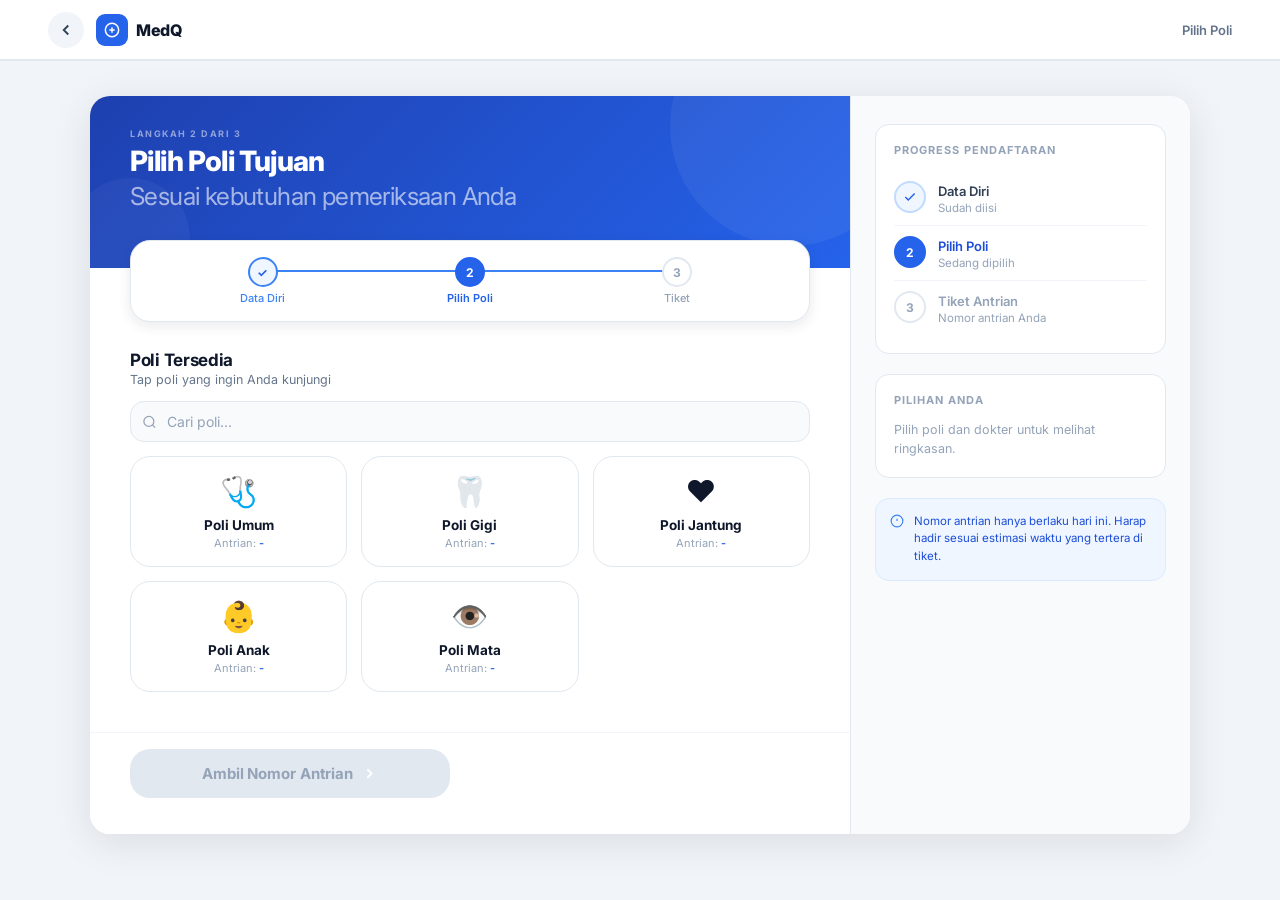
<file: frontend/pages/pilih_poli.html>
<!DOCTYPE html>
<html lang="id">
<head>
  <meta charset="UTF-8" />
  <meta name="viewport" content="width=device-width, initial-scale=1.0, maximum-scale=1.0" />
  <title>Pilih Poli — MedQ</title>
  <link rel="preconnect" href="https://fonts.googleapis.com" />
  <link rel="stylesheet" href="https://fonts.googleapis.com/css2?family=Inter:wght@400;500;600;700;800&display=swap" />
  <link rel="stylesheet" href="../css/pages/poli.css" />
</head>
<body>

<!-- ── TOPBAR ── -->
<nav class="topbar">
  <button class="back-btn" onclick="history.back()" aria-label="Kembali">
    <svg viewBox="0 0 24 24"><polyline points="15 18 9 12 15 6"/></svg>
  </button>
  <div class="topbar-brand">
    <div class="topbar-brand-icon">
      <svg viewBox="0 0 24 24"><path d="M12 2a10 10 0 1 0 0 20 10 10 0 0 0 0-20z"/><path d="M12 8v8M8 12h8"/></svg>
    </div>
    <span class="topbar-brand-name">MedQ</span>
  </div>
  <span class="topbar-title">Pilih Poli</span>
</nav>

<!-- ── PAGE GRID ── -->
<div class="page">

  <!-- HERO STRIP -->
  <div class="hero-strip">
    <div class="hero-eyebrow">Langkah 2 dari 3</div>
    <div class="hero-title">Pilih Poli Tujuan<br><span>Sesuai kebutuhan pemeriksaan Anda</span></div>
  </div>

  <!-- STEP INDICATOR -->
  <div class="steps-wrap">
    <div class="steps-card">
      <div class="step done">
        <div class="step-circle">✓</div>
        <span class="step-label">Data Diri</span>
      </div>
      <div class="step active">
        <div class="step-circle">2</div>
        <span class="step-label">Pilih Poli</span>
      </div>
      <div class="step">
        <div class="step-circle">3</div>
        <span class="step-label">Tiket</span>
      </div>
    </div>
  </div>

  <!-- BODY -->
  <div class="body">

    <div class="section-head">
      <h2>Poli Tersedia</h2>
      <p>Tap poli yang ingin Anda kunjungi</p>
    </div>

    <!-- Search -->
    <div class="search-wrap">
      <svg viewBox="0 0 24 24"><circle cx="11" cy="11" r="8"/><line x1="21" y1="21" x2="16.65" y2="16.65"/></svg>
      <input
        type="text"
        class="search-input"
        id="searchInput"
        placeholder="Cari poli..."
      />
    </div>

    <!-- Poli grid -->
    <div class="poli-grid" id="poliGrid">
      <div class="skeleton" style="height:110px"></div>
      <div class="skeleton" style="height:110px"></div>
      <div class="skeleton" style="height:110px"></div>
      <div class="skeleton" style="height:110px"></div>
    </div>

    <!-- Empty state -->
    <div class="empty-state" id="emptyState">
      <svg viewBox="0 0 24 24"><circle cx="11" cy="11" r="8"/><line x1="21" y1="21" x2="16.65" y2="16.65"/></svg>
      Poli tidak ditemukan. Coba kata kunci lain.
    </div>

    <div class="form-divider" id="dokterDivider" style="display:none"></div>

    <!-- Dokter section -->
    <div class="dokter-section" id="dokterSection">
      <div class="section-head">
        <h2>Pilih Dokter</h2>
        <p>Pilih dokter yang tersedia untuk poli ini</p>
      </div>
      <div class="dokter-list" id="dokterList"></div>
    </div>

  </div><!-- /body -->

  <!-- CTA -->
  <div class="cta-wrap">
    <button class="btn-primary" id="btnAmbil" disabled>
      <span class="btn-label" style="display:flex;align-items:center;gap:8px;">
        Ambil Nomor Antrian
        <svg viewBox="0 0 24 24"><polyline points="9 18 15 12 9 6"/></svg>
      </span>
      <div class="spinner"></div>
    </button>
  </div>

  <!-- ── SIDEBAR (desktop only) ── -->
  <aside class="sidebar">

    <!-- Progress tracker -->
    <div class="sidebar-section">
      <div class="sidebar-title">Progress Pendaftaran</div>
      <div class="progress-list">
        <div class="progress-item">
          <div class="progress-ico done">
            <svg viewBox="0 0 24 24"><polyline points="20 6 9 17 4 12"/></svg>
          </div>
          <div class="progress-text">
            <div class="progress-name">Data Diri</div>
            <div class="progress-desc">Sudah diisi</div>
          </div>
        </div>
        <div class="progress-item">
          <div class="progress-ico active">2</div>
          <div class="progress-text">
            <div class="progress-name active">Pilih Poli</div>
            <div class="progress-desc">Sedang dipilih</div>
          </div>
        </div>
        <div class="progress-item">
          <div class="progress-ico">3</div>
          <div class="progress-text">
            <div class="progress-name muted">Tiket Antrian</div>
            <div class="progress-desc">Nomor antrian Anda</div>
          </div>
        </div>
      </div>
    </div>

    <!-- Ringkasan pilihan -->
    <div class="sidebar-section">
      <div class="sidebar-title">Pilihan Anda</div>
      <p class="summary-empty" id="summaryEmpty">Pilih poli dan dokter untuk melihat ringkasan.</p>
      <div class="summary-selected" id="summarySelected">
        <div class="summary-row" id="summaryPoliRow" style="display:none">
          <div class="summary-ico" id="summaryPoliEmoji">🏥</div>
          <div>
            <div class="summary-lbl">Poli</div>
            <div class="summary-val" id="summaryPoliName">—</div>
          </div>
        </div>
        <div class="summary-row" id="summaryDokterRow" style="display:none">
          <div class="summary-ico" style="font-size:13px;font-weight:700;color:var(--blue-700)" id="summaryDokterAvatar">—</div>
          <div>
            <div class="summary-lbl">Dokter</div>
            <div class="summary-val" id="summaryDokterName">—</div>
          </div>
        </div>
      </div>
    </div>

    <!-- Note -->
    <div class="sidebar-note">
      <svg viewBox="0 0 24 24"><circle cx="12" cy="12" r="10"/><line x1="12" y1="8" x2="12" y2="12"/><line x1="12" y1="16" x2="12.01" y2="16"/></svg>
      <p>Nomor antrian hanya berlaku hari ini. Harap hadir sesuai estimasi waktu yang tertera di tiket.</p>
    </div>

  </aside>

</div><!-- /page -->

<div class="toast" id="toast"></div>
<script type="module" src="../js/pages/pilihPoli.js"></script>
</body>
</html>
</file>
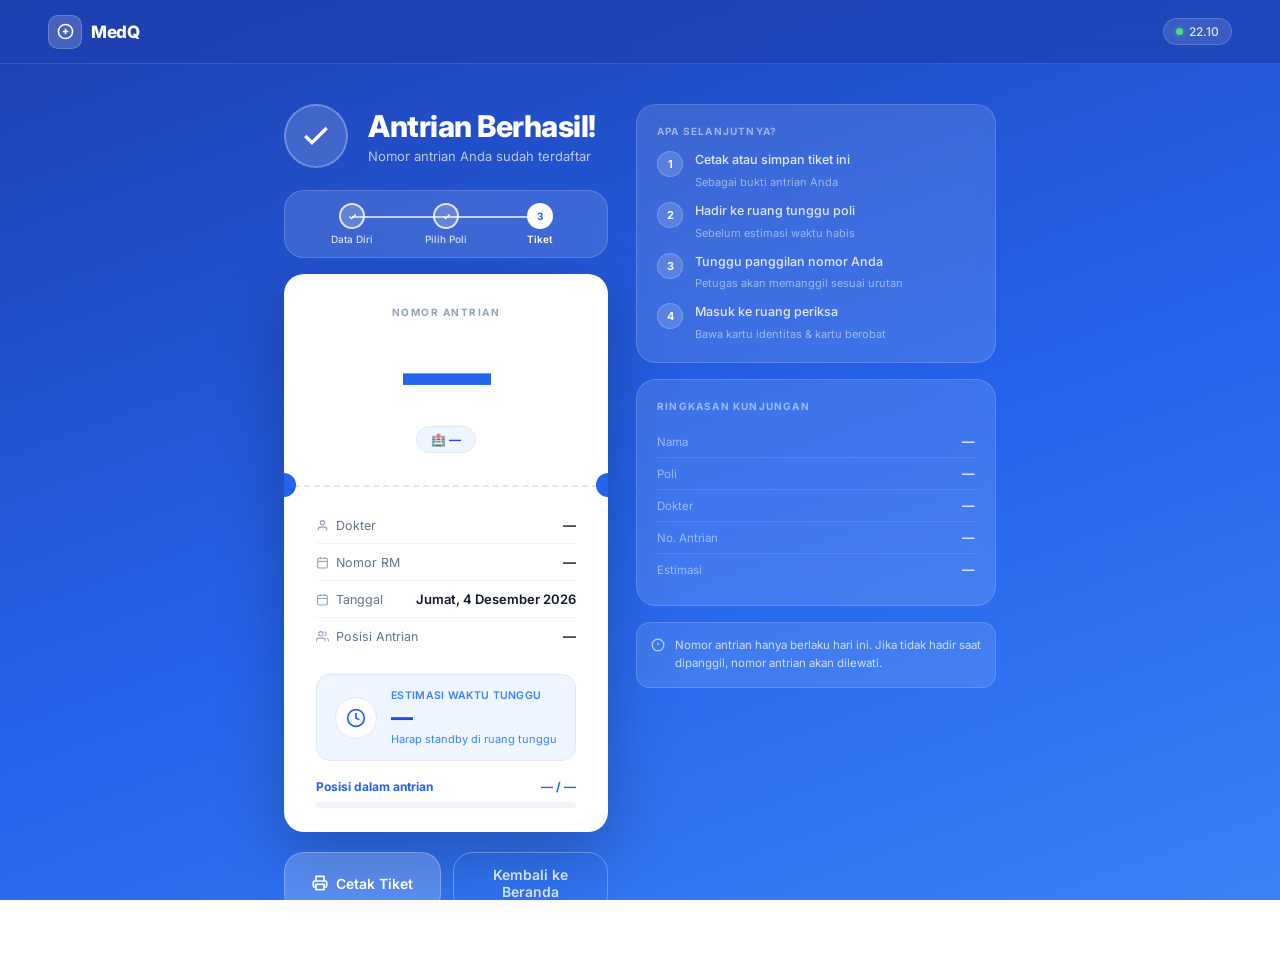
<file: frontend/pages/tiket.html>
<!doctype html>
<html lang="id">
  <head>
    <meta charset="UTF-8" />
    <meta
      name="viewport"
      content="width=device-width, initial-scale=1.0, maximum-scale=1.0"
    />
    <title>Tiket Antrian — MedQ</title>
    <link rel="preconnect" href="https://fonts.googleapis.com" />
    <link
      rel="stylesheet"
      href="https://fonts.googleapis.com/css2?family=Inter:wght@400;500;600;700;800&display=swap"
    />
    <link rel="stylesheet" href="../css/pages/tiket.css" />
  </head>
  <body>
    <!-- ── TOPBAR ── -->
    <nav class="topbar">
      <div class="topbar-brand">
        <div class="topbar-brand-icon">
          <svg viewBox="0 0 24 24">
            <path d="M12 2a10 10 0 1 0 0 20 10 10 0 0 0 0-20z" />
            <path d="M12 8v8M8 12h8" />
          </svg>
        </div>
        <span class="topbar-brand-name">MedQ</span>
      </div>
      <div class="topbar-right">
        <span class="live-dot"></span>
        <span class="clock" id="clock">—</span>
      </div>
    </nav>

    <!-- ── PAGE GRID ── -->
    <div class="page">
      <!-- SUCCESS BANNER -->
      <div class="success-banner">
        <div class="check-circle">
          <svg viewBox="0 0 24 24"><polyline points="20 6 9 17 4 12" /></svg>
        </div>
        <div class="success-banner-text">
          <h1 class="success-title">Antrian Berhasil!</h1>
          <p class="success-sub">Nomor antrian Anda sudah terdaftar</p>
        </div>
      </div>

      <!-- STEP INDICATOR -->
      <div class="steps-wrap-mobile">
        <div class="steps-card">
          <div class="step done">
            <div class="step-circle">✓</div>
            <span class="step-label">Data Diri</span>
          </div>
          <div class="step done">
            <div class="step-circle">✓</div>
            <span class="step-label">Pilih Poli</span>
          </div>
          <div class="step active">
            <div class="step-circle">3</div>
            <span class="step-label">Tiket</span>
          </div>
        </div>
      </div>

      <!-- TICKET CARD -->
      <div class="ticket-wrap">
        <div class="ticket">
          <!-- Nomor antrian -->
          <div class="ticket-top">
            <p class="ticket-label">Nomor Antrian</p>
            <div class="nomor" id="nomorAntrian">—</div>
            <div class="poli-badge" id="poliName">🏥 —</div>
          </div>

          <!-- Info rows -->
          <div class="ticket-body">
            <div class="info-row">
              <span class="info-key">
                <svg viewBox="0 0 24 24">
                  <path d="M20 21v-2a4 4 0 0 0-4-4H8a4 4 0 0 0-4 4v2" />
                  <circle cx="12" cy="7" r="4" />
                </svg>
                Dokter
              </span>
              <span class="info-val" id="dokterName">—</span>
            </div>
            <div class="info-row">
              <span class="info-key">
                <svg viewBox="0 0 24 24">
                  <rect x="3" y="4" width="18" height="18" rx="2" />
                  <line x1="16" y1="2" x2="16" y2="6" />
                  <line x1="8" y1="2" x2="8" y2="6" />
                  <line x1="3" y1="10" x2="21" y2="10" />
                </svg>
                Nomor RM
              </span>
              <span class="info-val" id="nomorRM">—</span>
            </div>
            <div class="info-row">
              <span class="info-key">
                <svg viewBox="0 0 24 24">
                  <rect x="3" y="4" width="18" height="18" rx="2" />
                  <line x1="16" y1="2" x2="16" y2="6" />
                  <line x1="8" y1="2" x2="8" y2="6" />
                  <line x1="3" y1="10" x2="21" y2="10" />
                </svg>
                Tanggal
              </span>
              <span class="info-val" id="tanggal">—</span>
            </div>
            <div class="info-row">
              <span class="info-key">
                <svg viewBox="0 0 24 24">
                  <path d="M17 21v-2a4 4 0 0 0-4-4H5a4 4 0 0 0-4 4v2" />
                  <circle cx="9" cy="7" r="4" />
                  <path d="M23 21v-2a4 4 0 0 0-3-3.87" />
                  <path d="M16 3.13a4 4 0 0 1 0 7.75" />
                </svg>
                Posisi Antrian
              </span>
              <span class="info-val" id="posisi">—</span>
            </div>
          </div>

          <!-- Estimasi -->
          <div class="estimasi-card">
            <div class="est-icon">
              <svg viewBox="0 0 24 24">
                <circle cx="12" cy="12" r="10" />
                <polyline points="12 6 12 12 16 14" />
              </svg>
            </div>
            <div>
              <div class="est-label">ESTIMASI WAKTU TUNGGU</div>
              <div class="est-val" id="estimasi">—</div>
              <div class="est-sub">Harap standby di ruang tunggu</div>
            </div>
          </div>

          <!-- Posisi bar -->
          <div class="posisi-wrap">
            <div class="posisi-label">
              <span>Posisi dalam antrian</span>
              <span id="posisiLabel">— / —</span>
            </div>
            <div class="posisi-bar">
              <div class="posisi-fill" id="posisiFill" style="width: 0%"></div>
            </div>
          </div>
        </div>
        <!-- /ticket -->
      </div>
      <!-- /ticket-wrap -->

      <!-- ACTIONS -->
      <div class="actions">
        <button class="btn-white" onclick="window.print()">
          <svg viewBox="0 0 24 24">
            <polyline points="6 9 6 2 18 2 18 9" />
            <path
              d="M6 18H4a2 2 0 0 1-2-2v-5a2 2 0 0 1 2-2h16a2 2 0 0 1 2 2v5a2 2 0 0 1-2 2h-2"
            />
            <rect x="6" y="14" width="12" height="8" />
          </svg>
          Cetak Tiket
        </button>
        <button
          class="btn-outline-white"
          onclick="window.location.href = 'index.html'"
        >
          Kembali ke Beranda
        </button>
      </div>

      <!-- ── SIDEBAR (desktop only) ── -->
      <aside class="sidebar">
        <!-- Langkah selanjutnya -->
        <div class="sidebar-section">
          <div class="sidebar-title">Apa Selanjutnya?</div>
          <div class="next-list">
            <div class="next-item">
              <div class="next-num">1</div>
              <div class="next-text">
                <p>Cetak atau simpan tiket ini</p>
                <span>Sebagai bukti antrian Anda</span>
              </div>
            </div>
            <div class="next-item">
              <div class="next-num">2</div>
              <div class="next-text">
                <p>Hadir ke ruang tunggu poli</p>
                <span>Sebelum estimasi waktu habis</span>
              </div>
            </div>
            <div class="next-item">
              <div class="next-num">3</div>
              <div class="next-text">
                <p>Tunggu panggilan nomor Anda</p>
                <span>Petugas akan memanggil sesuai urutan</span>
              </div>
            </div>
            <div class="next-item">
              <div class="next-num">4</div>
              <div class="next-text">
                <p>Masuk ke ruang periksa</p>
                <span>Bawa kartu identitas &amp; kartu berobat</span>
              </div>
            </div>
          </div>
        </div>

        <!-- Ringkasan data pasien -->
        <div class="sidebar-section">
          <div class="sidebar-title">Ringkasan Kunjungan</div>
          <div class="pasien-row">
            <span class="pasien-key">Nama</span>
            <span class="pasien-val" id="sNama">—</span>
          </div>
          <div class="pasien-row">
            <span class="pasien-key">Poli</span>
            <span class="pasien-val" id="sPoli">—</span>
          </div>
          <div class="pasien-row">
            <span class="pasien-key">Dokter</span>
            <span class="pasien-val" id="sDokter">—</span>
          </div>
          <div class="pasien-row">
            <span class="pasien-key">No. Antrian</span>
            <span class="pasien-val" id="sNomor">—</span>
          </div>
          <div class="pasien-row">
            <span class="pasien-key">Estimasi</span>
            <span class="pasien-val" id="sEstimasi">—</span>
          </div>
        </div>

        <!-- Catatan -->
        <div class="sidebar-note">
          <svg viewBox="0 0 24 24">
            <circle cx="12" cy="12" r="10" />
            <line x1="12" y1="8" x2="12" y2="12" />
            <line x1="12" y1="16" x2="12.01" y2="16" />
          </svg>
          <p>
            Nomor antrian hanya berlaku hari ini. Jika tidak hadir saat
            dipanggil, nomor antrian akan dilewati.
          </p>
        </div>
      </aside>
    </div>
    <!-- /page -->

    <script type="module" src="../js/pages/tiket.js"></script>
  </body>
</html>
</file>
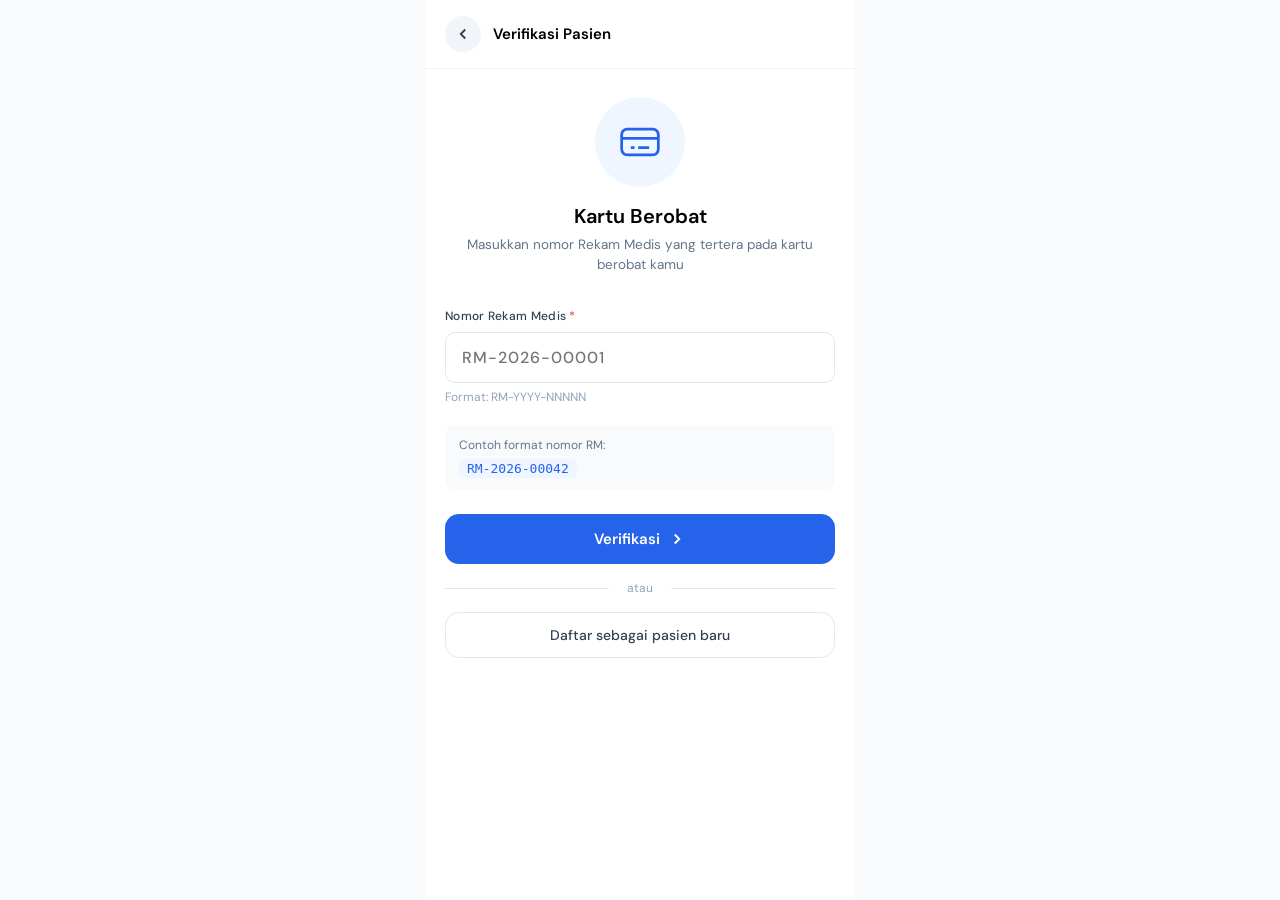
<file: frontend/pages/verifikasi.html>
<!doctype html>
<html lang="id">
  <head>
    <meta charset="UTF-8" />
    <meta
      name="viewport"
      content="width=device-width, initial-scale=1.0, maximum-scale=1.0"
    />
    <title>Verifikasi Pasien — MedQ</title>
    <link
      href="https://fonts.googleapis.com/css2?family=DM+Sans:wght@300;400;500;600&family=DM+Serif+Display&display=swap"
      rel="stylesheet"
    />
    <style>
      *,
      *::before,
      *::after {
        box-sizing: border-box;
        margin: 0;
        padding: 0;
      }
      :root {
        --blue-50: #eff6ff;
        --blue-100: #dbeafe;
        --blue-500: #3b82f6;
        --blue-600: #2563eb;
        --blue-700: #1d4ed8;
        --gray-50: #f8fafc;
        --gray-100: #f1f5f9;
        --gray-200: #e2e8f0;
        --gray-400: #94a3b8;
        --gray-500: #64748b;
        --gray-700: #334155;
        --gray-900: #0f172a;
        --green-50: #f0fdf4;
        --green-600: #16a34a;
        --green-700: #15803d;
        --red-500: #ef4444;
        --white: #ffffff;
        --radius: 14px;
        --radius-sm: 10px;
      }
      html,
      body {
        min-height: 100%;
        background: var(--gray-50);
        font-family: "DM Sans", sans-serif;
        -webkit-font-smoothing: antialiased;
      }
      .page {
        max-width: 430px;
        margin: 0 auto;
        background: var(--white);
        min-height: 100vh;
        display: flex;
        flex-direction: column;
      }

      .topbar {
        display: flex;
        align-items: center;
        gap: 12px;
        padding: 16px 20px;
        border-bottom: 1px solid var(--gray-100);
      }
      .back-btn {
        width: 36px;
        height: 36px;
        border-radius: 50%;
        background: var(--gray-100);
        border: none;
        cursor: pointer;
        display: flex;
        align-items: center;
        justify-content: center;
        transition: background 0.15s;
      }
      .back-btn:hover {
        background: var(--gray-200);
      }
      .back-btn svg {
        width: 18px;
        height: 18px;
        stroke: var(--gray-700);
        stroke-width: 2.5;
        fill: none;
      }
      .topbar-title {
        font-size: 15px;
        font-weight: 600;
      }

      .body {
        flex: 1;
        padding: 28px 20px;
      }

      .illus {
        text-align: center;
        margin-bottom: 32px;
      }
      .illus-circle {
        width: 90px;
        height: 90px;
        border-radius: 50%;
        background: var(--blue-50);
        display: flex;
        align-items: center;
        justify-content: center;
        margin: 0 auto 16px;
      }
      .illus-circle svg {
        width: 44px;
        height: 44px;
        stroke: var(--blue-600);
        stroke-width: 1.5;
        fill: none;
      }
      .illus h2 {
        font-size: 20px;
        font-weight: 600;
        margin-bottom: 6px;
      }
      .illus p {
        font-size: 13.5px;
        color: var(--gray-500);
        line-height: 1.5;
      }

      /* Input RM */
      .rm-field {
        margin-bottom: 20px;
      }
      .rm-label {
        font-size: 12px;
        font-weight: 500;
        color: var(--gray-700);
        margin-bottom: 8px;
        display: block;
        letter-spacing: 0.3px;
      }
      .rm-input-wrap {
        position: relative;
      }
      .rm-input {
        width: 100%;
        padding: 14px 50px 14px 16px;
        border: 1.5px solid var(--gray-200);
        border-radius: var(--radius-sm);
        font-family: "DM Sans", sans-serif;
        font-size: 16px;
        font-weight: 500;
        color: var(--gray-900);
        letter-spacing: 1px;
        text-transform: uppercase;
        outline: none;
        transition: border-color 0.15s;
        -webkit-appearance: none;
      }
      .rm-input:focus {
        border-color: var(--blue-500);
        box-shadow: 0 0 0 3px rgba(59, 130, 246, 0.1);
      }
      .rm-input.error {
        border-color: var(--red-500);
      }
      .rm-clear {
        position: absolute;
        right: 14px;
        top: 50%;
        transform: translateY(-50%);
        width: 24px;
        height: 24px;
        border: none;
        background: var(--gray-200);
        border-radius: 50%;
        cursor: pointer;
        display: none;
        align-items: center;
        justify-content: center;
      }
      .rm-clear.show {
        display: flex;
      }
      .rm-clear svg {
        width: 12px;
        height: 12px;
        stroke: var(--gray-500);
        stroke-width: 2.5;
        fill: none;
      }
      .rm-hint {
        font-size: 12px;
        color: var(--gray-400);
        margin-top: 6px;
      }
      .rm-error {
        font-size: 12px;
        color: var(--red-500);
        margin-top: 6px;
        display: none;
      }
      .rm-error.show {
        display: block;
      }

      /* Contoh format */
      .format-hint {
        background: var(--gray-50);
        border-radius: var(--radius-sm);
        padding: 12px 14px;
        margin-bottom: 24px;
      }
      .format-hint p {
        font-size: 12px;
        color: var(--gray-500);
        margin-bottom: 4px;
      }
      .format-hint code {
        font-family: monospace;
        font-size: 13px;
        color: var(--blue-600);
        background: var(--blue-50);
        padding: 2px 8px;
        border-radius: 4px;
      }

      /* Result card */
      .result-card {
        background: var(--green-50);
        border: 1.5px solid #bbf7d0;
        border-radius: var(--radius);
        padding: 18px;
        margin-bottom: 20px;
        display: none;
        animation: fadeIn 0.25s ease;
      }
      .result-card.show {
        display: block;
      }
      @keyframes fadeIn {
        from {
          opacity: 0;
          transform: translateY(8px);
        }
        to {
          opacity: 1;
          transform: translateY(0);
        }
      }
      .result-row {
        display: flex;
        justify-content: space-between;
        align-items: center;
        margin-bottom: 10px;
      }
      .result-row:last-child {
        margin-bottom: 0;
      }
      .result-key {
        font-size: 12px;
        color: var(--green-600);
        font-weight: 500;
      }
      .result-val {
        font-size: 14px;
        color: #14532d;
        font-weight: 600;
      }
      .result-badge {
        background: var(--green-600);
        color: white;
        font-size: 11px;
        font-weight: 600;
        padding: 3px 10px;
        border-radius: 20px;
      }

      .btn-primary {
        width: 100%;
        padding: 15px;
        border: none;
        border-radius: var(--radius);
        background: var(--blue-600);
        color: white;
        font-family: "DM Sans", sans-serif;
        font-size: 15px;
        font-weight: 600;
        cursor: pointer;
        transition: all 0.18s;
        display: flex;
        align-items: center;
        justify-content: center;
        gap: 8px;
        margin-bottom: 12px;
      }
      .btn-primary:hover {
        background: var(--blue-700);
      }
      .btn-primary:active {
        transform: scale(0.98);
      }
      .btn-primary svg {
        width: 18px;
        height: 18px;
        stroke: white;
        stroke-width: 2.5;
        fill: none;
      }
      .btn-primary:disabled {
        background: var(--gray-200);
        color: var(--gray-400);
        cursor: not-allowed;
      }
      .btn-outline {
        width: 100%;
        padding: 13px;
        border: 1.5px solid var(--gray-200);
        border-radius: var(--radius);
        background: var(--white);
        color: var(--gray-700);
        font-family: "DM Sans", sans-serif;
        font-size: 14px;
        font-weight: 500;
        cursor: pointer;
        transition: all 0.18s;
      }
      .btn-outline:hover {
        border-color: var(--blue-500);
        color: var(--blue-600);
      }

      .spinner {
        width: 18px;
        height: 18px;
        border: 2px solid rgba(255, 255, 255, 0.3);
        border-top-color: white;
        border-radius: 50%;
        animation: spin 0.7s linear infinite;
      }
      @keyframes spin {
        to {
          transform: rotate(360deg);
        }
      }

      .divider {
        text-align: center;
        font-size: 12px;
        color: var(--gray-400);
        margin: 16px 0;
        position: relative;
      }
      .divider::before,
      .divider::after {
        content: "";
        position: absolute;
        top: 50%;
        width: 42%;
        height: 1px;
        background: var(--gray-200);
      }
      .divider::before {
        left: 0;
      }
      .divider::after {
        right: 0;
      }
    </style>
  </head>
  <body>
    <div class="page">
      <div class="topbar">
        <button class="back-btn" onclick="history.back()">
          <svg viewBox="0 0 24 24"><polyline points="15 18 9 12 15 6" /></svg>
        </button>
        <span class="topbar-title">Verifikasi Pasien</span>
      </div>

      <div class="body">
        <div class="illus">
          <div class="illus-circle">
            <svg viewBox="0 0 24 24">
              <rect x="2" y="5" width="20" height="14" rx="3" />
              <path d="M2 10h20" />
              <path d="M7 15h2M11 15h6" />
            </svg>
          </div>
          <h2>Kartu Berobat</h2>
          <p>Masukkan nomor Rekam Medis yang tertera pada kartu berobat kamu</p>
        </div>

        <div class="rm-field">
          <label class="rm-label"
            >Nomor Rekam Medis <span style="color: #ef4444">*</span></label
          >
          <div class="rm-input-wrap">
            <input
              type="text"
              class="rm-input"
              id="rmInput"
              placeholder="RM-2026-00001"
              maxlength="14"
              oninput="onInput(this)"
            />
            <button class="rm-clear" id="clearBtn" onclick="clearInput()">
              <svg viewBox="0 0 24 24">
                <line x1="18" y1="6" x2="6" y2="18" />
                <line x1="6" y1="6" x2="18" y2="18" />
              </svg>
            </button>
          </div>
          <p class="rm-hint">Format: RM-YYYY-NNNNN</p>
          <p class="rm-error" id="rmError">
            Nomor RM tidak ditemukan. Periksa kembali.
          </p>
        </div>

        <div class="format-hint">
          <p>Contoh format nomor RM:</p>
          <code>RM-2026-00042</code>
        </div>

        <div class="result-card" id="resultCard">
          <div class="result-row">
            <span class="result-key">Nama Pasien</span>
            <span class="result-badge">Terverifikasi ✓</span>
          </div>
          <div class="result-row">
            <span class="result-key">Nama</span>
            <span class="result-val" id="rNama">—</span>
          </div>
          <div class="result-row">
            <span class="result-key">No. RM</span>
            <span class="result-val" id="rRm">—</span>
          </div>
          <div class="result-row">
            <span class="result-key">No. HP</span>
            <span class="result-val" id="rHp">—</span>
          </div>
        </div>

        <button class="btn-primary" id="btnVerif" onclick="verifikasi()">
          <span
            id="btnText"
            style="display: flex; align-items: center; gap: 8px"
          >
            Verifikasi
            <svg viewBox="0 0 24 24"><polyline points="9 18 15 12 9 6" /></svg>
          </span>
        </button>

        <div class="divider">atau</div>

        <button
          class="btn-outline"
          onclick="window.location.href = 'pendaftaran.html'"
        >
          Daftar sebagai pasien baru
        </button>
      </div>
    </div>

    <script>
      let verified = false;

      function onInput(el) {
        // Auto format RM-YYYY-NNNNN
        let v = el.value.replace(/[^RM0-9\-]/gi, "").toUpperCase();
        el.value = v;
        document
          .getElementById("clearBtn")
          .classList.toggle("show", v.length > 0);
        document.getElementById("rmError").classList.remove("show");
        el.classList.remove("error");
        document.getElementById("resultCard").classList.remove("show");
        verified = false;
        document.getElementById("btnText").innerHTML =
          `Verifikasi <svg viewBox="0 0 24 24" width="18" height="18" style="stroke:white;stroke-width:2.5;fill:none"><polyline points="9 18 15 12 9 6"/></svg>`;
      }

      function clearInput() {
        document.getElementById("rmInput").value = "";
        document.getElementById("clearBtn").classList.remove("show");
        document.getElementById("resultCard").classList.remove("show");
        document.getElementById("rmError").classList.remove("show");
        document.getElementById("rmInput").classList.remove("error");
        verified = false;
      }

      async function verifikasi() {
        if (verified) {
          window.location.href = "pilih_poli.html?mode=lama";
          return;
        }
        const rm = document.getElementById("rmInput").value.trim();
        if (!rm) {
          document.getElementById("rmInput").classList.add("error");
          return;
        }

        const btn = document.getElementById("btnVerif");
        document.getElementById("btnText").innerHTML =
          `<div class="spinner"></div>`;

        try {
          const res = await fetch(
            `http://localhost:5000/api/pasien/verifikasi`,
            {
              method: "POST",
              headers: { "Content-Type": "application/json" },
              body: JSON.stringify({ nomor_rm: rm }),
            },
          );
          const json = await res.json();

          if (json.status === "success") {
            const p = json.data;
            document.getElementById("rNama").textContent = p.nama_lengkap;
            document.getElementById("rRm").textContent = p.nomor_rm;
            document.getElementById("rHp").textContent = p.nomor_hp || "-";
            document.getElementById("resultCard").classList.add("show");
            sessionStorage.setItem("pasien_lama", JSON.stringify(p));
            verified = true;
            document.getElementById("btnText").innerHTML =
              `Lanjut Pilih Poli <svg viewBox="0 0 24 24" width="18" height="18" style="stroke:white;stroke-width:2.5;fill:none"><polyline points="9 18 15 12 9 6"/></svg>`;
          } else {
            document.getElementById("rmInput").classList.add("error");
            document.getElementById("rmError").classList.add("show");
            document.getElementById("btnText").innerHTML =
              `Verifikasi <svg viewBox="0 0 24 24" width="18" height="18" style="stroke:white;stroke-width:2.5;fill:none"><polyline points="9 18 15 12 9 6"/></svg>`;
          }
        } catch (e) {
          document.getElementById("rmError").textContent =
            "Gagal terhubung ke server.";
          document.getElementById("rmError").classList.add("show");
          document.getElementById("btnText").innerHTML =
            `Verifikasi <svg viewBox="0 0 24 24" width="18" height="18" style="stroke:white;stroke-width:2.5;fill:none"><polyline points="9 18 15 12 9 6"/></svg>`;
        }
      }
    </script>
  </body>
</html>
</file>
<file: frontend/css/pages/index.css>
*,
*::before,
*::after {
  box-sizing: border-box;
  margin: 0;
  padding: 0
}

:root {
  --blue-50: #EFF6FF;
  --blue-100: #DBEAFE;
  --blue-200: #BFDBFE;
  --blue-500: #3B82F6;
  --blue-600: #2563EB;
  --blue-700: #1D4ED8;
  --blue-800: #1E40AF;
  --green-50: #F0FDF4;
  --green-100: #DCFCE7;
  --green-400: #4ADE80;
  --green-500: #22C55E;
  --green-600: #16A34A;
  --green-700: #15803D;
  --gray-0: #FFFFFF;
  --gray-50: #F8FAFC;
  --gray-100: #F1F5F9;
  --gray-200: #E2E8F0;
  --gray-300: #CBD5E1;
  --gray-400: #94A3B8;
  --gray-500: #64748B;
  --gray-600: #475569;
  --gray-700: #334155;
  --gray-800: #1E293B;
  --gray-900: #0F172A;
  --r: 14px;
  --rl: 20px;
}

body {
  font-family: 'Inter', system-ui, sans-serif;
  background: var(--gray-100);
  color: var(--gray-900);
  padding: 0;
}

.shell {
  min-height: 100vh;
  display: flex;
  flex-direction: column;
}

/* ── TOPBAR (desktop only) ── */
.topbar {
  display: none;
  background: var(--gray-0);
  border-bottom: 1px solid var(--gray-200);
  padding: 0 40px;
  height: 60px;
  align-items: center;
  justify-content: space-between;
  position: sticky;
  top: 0;
  z-index: 10;
}

.brand {
  display: flex;
  align-items: center;
  gap: 10px;
}

.brand-icon {
  width: 36px;
  height: 36px;
  background: var(--blue-600);
  border-radius: 10px;
  display: flex;
  align-items: center;
  justify-content: center;
}

.brand-icon svg {
  width: 18px;
  height: 18px;
  stroke: white;
  fill: none;
  stroke-width: 2.2;
}

.brand-name {
  font-size: 17px;
  font-weight: 800;
  letter-spacing: -.5px;
  color: var(--gray-900);
}

.topbar-right {
  display: flex;
  align-items: center;
  gap: 14px;
}

.time-chip {
  display: flex;
  align-items: center;
  gap: 6px;
  background: var(--gray-50);
  border: 1px solid var(--gray-200);
  border-radius: 20px;
  padding: 5px 14px;
  font-size: 13px;
  font-weight: 500;
  color: var(--gray-600);
}

.live-dot {
  width: 7px;
  height: 7px;
  border-radius: 50%;
  background: var(--green-500);
  box-shadow: 0 0 6px rgba(34, 197, 94, .6);
  animation: blink 2s infinite;
}

@keyframes blink {

  0%,
  100% {
    opacity: 1
  }

  50% {
    opacity: .4
  }
}

/* ── MOBILE HERO ── */
.mobile-hero {
  background: linear-gradient(145deg, var(--blue-800), var(--blue-600) 60%, var(--blue-500));
  padding: 44px 24px 64px;
  position: relative;
  overflow: hidden;
}

.mobile-hero::before {
  content: '';
  position: absolute;
  width: 300px;
  height: 300px;
  border-radius: 50%;
  background: rgba(255, 255, 255, .055);
  top: -100px;
  right: -70px;
}

.mobile-hero::after {
  content: '';
  position: absolute;
  width: 150px;
  height: 150px;
  border-radius: 50%;
  background: rgba(255, 255, 255, .04);
  bottom: -30px;
  left: -30px;
}

.m-hero-nav {
  display: flex;
  align-items: center;
  justify-content: space-between;
  margin-bottom: 36px;
  position: relative;
  z-index: 1;
}

.m-brand {
  display: flex;
  align-items: center;
  gap: 9px;
}

.m-brand-icon {
  width: 36px;
  height: 36px;
  background: rgba(255, 255, 255, .18);
  border-radius: 10px;
  display: flex;
  align-items: center;
  justify-content: center;
  border: 1px solid rgba(255, 255, 255, .2);
}

.m-brand-icon svg {
  width: 18px;
  height: 18px;
  stroke: white;
  fill: none;
  stroke-width: 2.2;
}

.m-brand-name {
  font-size: 17px;
  font-weight: 800;
  color: white;
  letter-spacing: -.5px;
}

.m-time {
  display: flex;
  align-items: center;
  gap: 6px;
  background: rgba(255, 255, 255, .12);
  border: 1px solid rgba(255, 255, 255, .16);
  border-radius: 20px;
  padding: 5px 12px;
  font-size: 12px;
  font-weight: 500;
  color: rgba(255, 255, 255, .85);
}

.m-hero-body {
  position: relative;
  z-index: 1;
}

.eyebrow {
  font-size: 10px;
  font-weight: 700;
  letter-spacing: 1.5px;
  text-transform: uppercase;
  color: rgba(255, 255, 255, .5);
  margin-bottom: 8px;
}

.hero-title {
  font-size: clamp(24px, 6vw, 30px);
  font-weight: 800;
  color: white;
  line-height: 1.15;
  letter-spacing: -.7px;
  margin-bottom: 10px;
}

.hero-title span {
  color: rgba(255, 255, 255, .6);
  font-weight: 400;
  font-size: .88em;
}

.hero-desc {
  font-size: 13px;
  color: rgba(255, 255, 255, .6);
  line-height: 1.6;
  max-width: 300px;
}

/* ── STATS OVERLAP (mobile) ── */
.stats-wrap-mobile {
  padding: 0 20px;
  margin-top: -26px;
  position: relative;
  z-index: 2;
}

.stats-card {
  background: var(--gray-0);
  border: 1px solid var(--gray-200);
  border-radius: var(--rl);
  padding: 16px 8px;
  display: grid;
  grid-template-columns: 1fr auto 1fr auto 1fr;
  align-items: center;
  box-shadow: 0 4px 14px rgba(15, 23, 42, .09);
}

.stat-item {
  text-align: center;
  padding: 2px 6px;
}

.stat-val {
  font-size: 22px;
  font-weight: 800;
  letter-spacing: -.7px;
  line-height: 1;
  font-variant-numeric: tabular-nums;
}

.stat-val.blue {
  color: var(--blue-600);
}

.stat-val.green {
  color: var(--green-600);
}

.stat-lbl {
  font-size: 10.5px;
  color: var(--gray-400);
  margin-top: 3px;
  font-weight: 500;
}

.stat-div {
  width: 1px;
  height: 28px;
  background: var(--gray-200);
}

/* ── MAIN LAYOUT ── */
.main {
  flex: 1;
  padding: 24px 20px 40px;
}

/* ── DESKTOP LAYOUT ── */
@media(min-width:860px) {
  .topbar {
    display: flex;
  }

  .mobile-hero {
    display: none;
  }

  .stats-wrap-mobile {
    display: none;
  }

  .main {
    max-width: 1200px;
    margin: 0 auto;
    padding: 36px 40px;
    display: grid;
    grid-template-columns: 1fr 340px;
    gap: 28px;
    width: 100%;
  }

  .main-left {
    display: flex;
    flex-direction: column;
    gap: 20px;
  }

  .main-right {
    display: flex;
    flex-direction: column;
    gap: 20px;
  }

  /* desktop welcome banner */
  .desktop-banner {
    display: flex !important;
    background: linear-gradient(135deg, var(--blue-800), var(--blue-600));
    border-radius: var(--rl);
    padding: 28px 32px;
    position: relative;
    overflow: hidden;
    align-items: center;
    justify-content: space-between;
  }

  .desktop-banner::before {
    content: '';
    position: absolute;
    width: 240px;
    height: 240px;
    border-radius: 50%;
    background: rgba(255, 255, 255, .06);
    top: -80px;
    right: -60px;
  }

  .banner-text .eyebrow-d {
    font-size: 10px;
    font-weight: 700;
    letter-spacing: 1.5px;
    text-transform: uppercase;
    color: rgba(255, 255, 255, .5);
    margin-bottom: 8px;
  }

  .banner-text h1 {
    font-size: clamp(20px, 2.5vw, 26px);
    font-weight: 800;
    color: white;
    letter-spacing: -.5px;
    line-height: 1.2;
    margin-bottom: 6px;
  }

  .banner-text p {
    font-size: 13px;
    color: rgba(255, 255, 255, .6);
    max-width: 360px;
  }

  .banner-stats {
    display: flex;
    gap: 0;
    background: rgba(255, 255, 255, .1);
    border-radius: 12px;
    border: 1px solid rgba(255, 255, 255, .15);
    padding: 4px;
    flex-shrink: 0;
  }

  .bs-item {
    text-align: center;
    padding: 12px 18px;
  }

  .bs-val {
    font-size: 24px;
    font-weight: 800;
    color: white;
    letter-spacing: -.7px;
    line-height: 1;
  }

  .bs-val.g {
    color: var(--green-400);
  }

  .bs-lbl {
    font-size: 10px;
    color: rgba(255, 255, 255, .55);
    margin-top: 3px;
    font-weight: 500;
  }

  .bs-div {
    width: 1px;
    background: rgba(255, 255, 255, .2);
    margin: 10px 0;
  }
}

/* desktop elements hidden on mobile */
.desktop-banner {
  display: none;
}

.main-left,
.main-right {
  display: contents;
}

@media(min-width:860px) {

  .main-left,
  .main-right {
    display: flex;
  }
}

/* ── SECTION LABEL ── */
.sec-lbl {
  font-size: 10px;
  font-weight: 700;
  letter-spacing: 1px;
  text-transform: uppercase;
  color: var(--gray-400);
  margin-bottom: 12px;
  padding: 0 2px;
}

/* ── NAV CARDS ── */
.nav-cards {
  display: flex;
  flex-direction: column;
  gap: 10px;
}

.nav-card {
  background: var(--gray-0);
  border: 1px solid var(--gray-200);
  border-radius: var(--rl);
  padding: 18px 18px;
  display: flex;
  align-items: center;
  gap: 14px;
  cursor: pointer;
  transition: all .18s;
  box-shadow: 0 1px 3px rgba(15, 23, 42, .05);
  text-decoration: none;
  color: inherit;
  position: relative;
  overflow: hidden;
}

.nav-card::before {
  content: '';
  position: absolute;
  top: 0;
  left: 0;
  width: 3px;
  height: 100%;
  opacity: 0;
  transition: opacity .2s;
}

.nav-card.bc::before {
  background: var(--blue-600);
}

.nav-card.gc::before {
  background: var(--green-600);
}

.nav-card:hover {
  transform: translateY(-2px);
  border-color: transparent;
}

.nav-card.bc:hover {
  box-shadow: 0 6px 20px rgba(37, 99, 235, .14);
}

.nav-card.gc:hover {
  box-shadow: 0 6px 20px rgba(22, 163, 74, .12);
}

.nav-card:hover::before {
  opacity: 1;
}

.card-ico {
  width: 50px;
  height: 50px;
  border-radius: 13px;
  display: flex;
  align-items: center;
  justify-content: center;
  flex-shrink: 0;
}

.bc .card-ico {
  background: var(--blue-50);
  border: 1px solid var(--blue-100);
}

.gc .card-ico {
  background: var(--green-50);
  border: 1px solid var(--green-100);
}

.card-ico svg {
  width: 22px;
  height: 22px;
  stroke-width: 1.8;
  fill: none;
}

.bc .card-ico svg {
  stroke: var(--blue-600);
}

.gc .card-ico svg {
  stroke: var(--green-600);
}

.card-body {
  flex: 1;
  min-width: 0;
}

.card-title {
  font-size: 14.5px;
  font-weight: 700;
  color: var(--gray-900);
  margin-bottom: 3px;
  letter-spacing: -.2px;
}

.card-desc {
  font-size: 12.5px;
  color: var(--gray-500);
  line-height: 1.4;
}

.card-tag {
  display: inline-block;
  font-size: 10px;
  font-weight: 600;
  padding: 2px 8px;
  border-radius: 20px;
  margin-top: 5px;
}

.bc .card-tag {
  background: var(--blue-50);
  color: var(--blue-700);
}

.gc .card-tag {
  background: var(--green-50);
  color: var(--green-700);
}

.card-arr {
  width: 32px;
  height: 32px;
  border-radius: 50%;
  display: flex;
  align-items: center;
  justify-content: center;
  background: var(--gray-100);
  flex-shrink: 0;
  transition: all .18s;
}

.nav-card:hover .card-arr {
  transform: translateX(2px);
}

.bc:hover .card-arr {
  background: var(--blue-600);
}

.gc:hover .card-arr {
  background: var(--green-600);
}

.card-arr svg {
  width: 14px;
  height: 14px;
  stroke: var(--gray-400);
  stroke-width: 2.5;
  fill: none;
  transition: stroke .18s;
}

.nav-card:hover .card-arr svg {
  stroke: white;
}

/* ── INFO STRIP ── */
.info-strip {
  display: flex;
  align-items: flex-start;
  gap: 10px;
  background: var(--blue-50);
  border: 1px solid var(--blue-100);
  border-radius: var(--r);
  padding: 13px 15px;
}

.info-strip svg {
  width: 15px;
  height: 15px;
  stroke: var(--blue-500);
  stroke-width: 2;
  fill: none;
  flex-shrink: 0;
  margin-top: 1px;
}

.info-strip p {
  font-size: 12.5px;
  color: var(--blue-700);
  line-height: 1.5;
}

/* ── POLI GRID ── */
.poli-grid {
  display: grid;
  grid-template-columns: repeat(3, 1fr);
  gap: 9px;
}

@media(min-width:860px) {
  .poli-grid {
    grid-template-columns: repeat(2, 1fr);
  }
}

.poli-chip {
  background: var(--gray-0);
  border: 1px solid var(--gray-200);
  border-radius: var(--r);
  padding: 14px 8px;
  text-align: center;
  transition: all .18s;
  cursor: default;
}

.poli-chip:hover {
  background: var(--blue-50);
  border-color: var(--blue-200);
}

.poli-emoji {
  font-size: 20px;
  margin-bottom: 5px;
  display: block;
}

.poli-name {
  font-size: 11px;
  font-weight: 600;
  color: var(--gray-600);
}

.poli-count {
  font-size: 10.5px;
  color: var(--gray-400);
  margin-top: 2px;
}

.poli-count.active {
  color: var(--blue-500);
  font-weight: 600;
}

/* ── SIDEBAR PANEL ── */
.panel {
  background: var(--gray-0);
  border: 1px solid var(--gray-200);
  border-radius: var(--rl);
  padding: 20px;
}

/* ── STATS TABLE (desktop sidebar) ── */
.stat-row {
  display: flex;
  align-items: center;
  justify-content: space-between;
  padding: 10px 0;
  border-bottom: 1px solid var(--gray-100);
}

.stat-row:last-child {
  border-bottom: none;
}

.stat-row-lbl {
  font-size: 13px;
  color: var(--gray-600);
  display: flex;
  align-items: center;
  gap: 8px;
}

.stat-row-ico {
  width: 28px;
  height: 28px;
  border-radius: 8px;
  display: flex;
  align-items: center;
  justify-content: center;
}

.ico-blue {
  background: var(--blue-50);
}

.ico-gray {
  background: var(--gray-100);
}

.ico-green {
  background: var(--green-50);
}

.stat-row-ico svg {
  width: 14px;
  height: 14px;
  stroke-width: 2;
  fill: none;
}

.ico-blue svg {
  stroke: var(--blue-600);
}

.ico-gray svg {
  stroke: var(--gray-500);
}

.ico-green svg {
  stroke: var(--green-600);
}

.stat-row-val {
  font-size: 18px;
  font-weight: 800;
  letter-spacing: -.5px;
}

.stat-row-val.blue {
  color: var(--blue-600);
}

.stat-row-val.gray {
  color: var(--gray-700);
}

.stat-row-val.green {
  color: var(--green-600);
}

/* ── FOOTER ── */
.footer-note {
  display: flex;
  align-items: center;
  justify-content: center;
  gap: 6px;
  padding-top: 6px;
}

.fdot {
  width: 5px;
  height: 5px;
  border-radius: 50%;
  background: var(--green-500);
  box-shadow: 0 0 5px rgba(34, 197, 94, .5);
  animation: blink 2s infinite;
}

.ftxt {
  font-size: 11.5px;
  color: var(--gray-400);
}

/* ── PANEL TITLE ── */
.panel-title {
  font-size: 12.5px;
  font-weight: 700;
  color: var(--gray-700);
  margin-bottom: 14px;
  padding-bottom: 10px;
  border-bottom: 1px solid var(--gray-100);
  display: flex;
  align-items: center;
  gap: 7px;
}

.panel-title svg {
  width: 14px;
  height: 14px;
  stroke-width: 2;
  fill: none;
  stroke: var(--gray-400);
}

/* ── QUICK ACCESS (desktop) ── */
.quick-links {
  display: grid;
  grid-template-columns: 1fr 1fr;
  gap: 8px;
}

.ql-btn {
  background: var(--gray-50);
  border: 1px solid var(--gray-200);
  border-radius: 10px;
  padding: 12px;
  text-align: center;
  cursor: pointer;
  transition: all .15s;
  font-size: 11.5px;
  font-weight: 600;
  color: var(--gray-600);
}

.ql-btn:hover {
  background: var(--blue-50);
  border-color: var(--blue-200);
  color: var(--blue-700);
}

.ql-btn .ql-ico {
  font-size: 18px;
  margin-bottom: 4px;
  display: block;
}
</file>
<file: frontend/css/admin.css>
/* ═══════════════════════════════════════════════
   TOKENS & GLOBAL VARIABEL TEMA
═══════════════════════════════════════════════ */
:root {
    --blue-50: #eff6ff;
    --blue-100: #dbeafe;
    --blue-200: #bfdbfe;
    --blue-400: #60a5fa;
    --blue-500: #3b82f6;
    --blue-600: #2563eb;
    --blue-700: #1d4ed8;
    --blue-800: #1e40af;

    --green-50: #f0fdf4;
    --green-500: #22c55e;
    --green-600: #16a34a;
    --green-700: #15803d;

    --amber-50: #fffbeb;
    --amber-500: #f59e0b;
    --amber-600: #d97706;

    --red-50: #fef2f2;
    --red-400: #f87171;
    --red-500: #ef4444;
    --red-600: #dc2626;

    --gray-0: #ffffff;
    --gray-50: #f8fafc;
    --gray-100: #f1f5f9;
    --gray-200: #e2e8f0;
    --gray-300: #cbd5e1;
    --gray-400: #94a3b8;
    --gray-500: #64748b;
    --gray-600: #475569;
    --gray-700: #334155;
    --gray-800: #1e293b;
    --gray-900: #0f172a;

    --radius-sm: 10px;
    --radius: 16px;
    --radius-lg: 22px;
    --radius-xl: 28px;

    --shadow-xs: 0 1px 2px rgba(15, 23, 42, 0.04);
    --shadow-sm: 0 1px 3px rgba(15, 23, 42, 0.06), 0 1px 2px rgba(15, 23, 42, 0.04);
    --shadow-md: 0 4px 12px rgba(15, 23, 42, 0.08), 0 2px 4px rgba(15, 23, 42, 0.04);
    --shadow-lg: 0 10px 30px rgba(15, 23, 42, 0.1), 0 4px 8px rgba(15, 23, 42, 0.06);
    --shadow-blue: 0 4px 16px rgba(37, 99, 235, 0.25);

    --bg: #f0f4f8;
    --surface: #ffffff;
    --surface-2: #f8fafc;
    --border: rgba(15, 23, 42, 0.07);
    --border-strong: rgba(15, 23, 42, 0.13);
    --text: #0f172a;
    --text-2: #475569;
    --text-3: #94a3b8;

    --font: "Inter", system-ui, -apple-system, sans-serif;
}

[data-theme="dark"] {
    --bg: #0a0f1a;
    --surface: #111827;
    --surface-2: #1a2233;
    --border: rgba(255, 255, 255, 0.07);
    --border-strong: rgba(255, 255, 255, 0.12);
    --text: #f1f5f9;
    --text-2: #94a3b8;
    --text-3: #475569;
    --gray-50: #0f172a;
    --gray-100: #1e293b;
    --gray-200: #2d3b50;
    --shadow-sm: 0 1px 3px rgba(0, 0, 0, 0.3);
    --shadow-md: 0 4px 12px rgba(0, 0, 0, 0.35);
    --shadow-lg: 0 10px 30px rgba(0, 0, 0, 0.4);
}

/* ═══════════════════════════════════════════════
   RESET BASIK & STANDARDIZASI ELEMEN
═══════════════════════════════════════════════ */
*,
*::before,
*::after {
    box-sizing: border-box;
    margin: 0;
    padding: 0;
}

html {
    font-size: 16px;
    -webkit-font-smoothing: antialiased;
}

body {
    font-family: var(--font);
    background: var(--bg);
    color: var(--text);
    min-height: 100vh;
    transition: background 0.25s, color 0.25s;
}

button {
    font-family: var(--font);
    border: none;
    background: none;
}

/* ═══════════════════════════════════════════════
   STRUKTUR UTAMA TATA LETAK
═══════════════════════════════════════════════ */
.shell {
    min-height: 100vh;
    display: grid;
    grid-template-rows: auto 1fr;
}

.main-content {
    max-width: 1140px;
    margin: 0 auto;
    padding: 28px 20px 48px;
    width: 100%;
}

/* TOP HEADER NAV */
.topnav {
    background: var(--surface);
    border-bottom: 1px solid var(--border);
    backdrop-filter: blur(12px);
    position: sticky;
    top: 0;
    z-index: 40;
    box-shadow: var(--shadow-xs);
}

.topnav-inner {
    max-width: 1140px;
    margin: 0 auto;
    padding: 0 20px;
    height: 60px;
    display: flex;
    align-items: center;
    justify-content: space-between;
}

.nav-brand {
    display: flex;
    align-items: center;
    gap: 10px;
}

.brand-icon {
    width: 36px;
    height: 36px;
    background: var(--blue-600);
    border-radius: 10px;
    display: flex;
    align-items: center;
    justify-content: center;
    box-shadow: 0 2px 8px rgba(37, 99, 235, 0.35);
}

.brand-icon svg {
    width: 18px;
    height: 18px;
    stroke: white;
    stroke-width: 2.2;
    fill: none;
}

.brand-name {
    font-size: 17px;
    font-weight: 700;
    color: var(--text);
}

.nav-right {
    display: flex;
    align-items: center;
    gap: 10px;
}

.nav-chip {
    font-size: 11.5px;
    font-weight: 600;
    background: var(--blue-50);
    color: var(--blue-600);
    padding: 5px 12px;
    border-radius: 20px;
    border: 1px solid var(--blue-100);
}

.dark-toggle {
    width: 36px;
    height: 36px;
    border: 1px solid var(--border-strong);
    border-radius: 10px;
    background: var(--surface-2);
    display: flex;
    align-items: center;
    justify-content: center;
    transition: all 0.18s;
    color: var(--text-2);
    cursor: pointer;
}

.dark-toggle:hover {
    background: var(--gray-200);
}

.dark-toggle svg {
    width: 16px;
    height: 16px;
    stroke: currentColor;
    stroke-width: 2;
    fill: none;
}

/* ═══════════════════════════════════════════════
   BANNER / HERO COMPONENT
═══════════════════════════════════════════════ */
.hero {
    background: linear-gradient(135deg, var(--blue-800) 0%, var(--blue-600) 60%, #3b82f6 100%);
    border-radius: var(--radius-xl);
    padding: 28px 28px 0;
    margin-bottom: 24px;
    position: relative;
    overflow: hidden;
}

.hero-top {
    display: flex;
    align-items: flex-start;
    justify-content: space-between;
    margin-bottom: 24px;
}

.hero-greet-label {
    font-size: 12px;
    font-weight: 500;
    color: rgba(255, 255, 255, 0.6);
    letter-spacing: 0.5px;
    margin-bottom: 4px;
}

.hero-greet-title {
    font-size: 22px;
    font-weight: 700;
    color: white;
    line-height: 1.2;
}

.hero-date {
    font-size: 13px;
    color: rgba(255, 255, 255, 0.5);
    margin-top: 5px;
}

.hero-live-badge {
    display: flex;
    align-items: center;
    gap: 6px;
    background: rgba(255, 255, 255, 0.12);
    border: 1px solid rgba(255, 255, 255, 0.18);
    border-radius: 20px;
    padding: 5px 12px;
    font-size: 12px;
    font-weight: 500;
    color: rgba(255, 255, 255, 0.85);
}

.live-dot {
    width: 7px;
    height: 7px;
    background: #4ade80;
    border-radius: 50%;
    box-shadow: 0 0 0 2px rgba(74, 222, 128, 0.3);
    animation: pulse 2s infinite;
}

@keyframes pulse {

    0%,
    100% {
        opacity: 1;
    }

    50% {
        opacity: 0.5;
    }
}

/* KPI GRID STRIP */
.kpi-strip {
    display: grid;
    grid-template-columns: repeat(3, 1fr);
    border-top: 1px solid rgba(255, 255, 255, 0.1);
    margin: 0 -28px;
}

.kpi-item {
    padding: 18px 22px;
    border-right: 1px solid rgba(255, 255, 255, 0.1);
    position: relative;
}

.kpi-item:last-child {
    border-right: none;
}

.kpi-value {
    font-size: 30px;
    font-weight: 700;
    color: white;
    font-variant-numeric: tabular-nums;
}

.kpi-label {
    font-size: 12px;
    color: rgba(255, 255, 255, 0.55);
}

.kpi-icon {
    position: absolute;
    top: 16px;
    right: 18px;
    width: 32px;
    height: 32px;
    background: rgba(255, 255, 255, 0.08);
    border-radius: 8px;
    display: flex;
    align-items: center;
    justify-content: center;
}

.kpi-icon svg {
    width: 15px;
    height: 15px;
    stroke: rgba(255, 255, 255, 0.6);
    stroke-width: 2;
    fill: none;
}

/* ═══════════════════════════════════════════════
   GRID UTAMA DASHBOARD CARD & COMPONENT
═══════════════════════════════════════════════ */
.dashboard-grid {
    display: grid;
    grid-template-columns: 1fr 1fr;
    gap: 16px;
}

.card {
    background: var(--surface);
    border-radius: var(--radius-lg);
    border: 1px solid var(--border);
    box-shadow: var(--shadow-sm);
    overflow: hidden;
}

.card-head {
    padding: 18px 20px 14px;
    display: flex;
    align-items: center;
    justify-content: space-between;
    border-bottom: 1px solid var(--border);
}

.card-title {
    font-size: 13.5px;
    font-weight: 600;
    color: var(--text);
}

.card-subtitle {
    font-size: 12px;
    color: var(--text-3);
    margin-top: 2px;
}

/* POLI SELECTOR COMPONENTS */
.poli-section {
    margin-bottom: 20px;
}

.section-label {
    font-size: 11px;
    font-weight: 600;
    text-transform: uppercase;
    color: var(--text-3);
    margin-bottom: 10px;
    letter-spacing: 0.5px;
}

.poli-pills {
    display: flex;
    gap: 8px;
    flex-wrap: wrap;
}

.poli-pill {
    display: flex;
    align-items: center;
    gap: 6px;
    padding: 8px 16px;
    border-radius: 30px;
    font-size: 13px;
    font-weight: 500;
    cursor: pointer;
    transition: all 0.18s;
    border: 1.5px solid var(--border-strong);
    color: var(--text-2);
    background: var(--surface);
}

.poli-pill:hover {
    border-color: var(--blue-400);
    color: var(--blue-600);
    background: var(--blue-50);
}

.poli-pill.active {
    background: var(--blue-600);
    border-color: var(--blue-600);
    color: white;
    box-shadow: var(--shadow-blue);
}

/* NEXT PATIENT COMPONENT CARD */
.next-patient-card {
    grid-column: 1;
    display: flex;
    flex-direction: column;
}

.npc-header {
    padding: 16px 20px;
    border-bottom: 1px solid var(--border);
    display: flex;
    align-items: center;
    justify-content: space-between;
}

.npc-title {
    font-size: 13px;
    font-weight: 600;
}

.npc-poli-name {
    font-size: 12px;
    color: var(--text-3);
}

.npc-badge {
    display: flex;
    align-items: center;
    gap: 5px;
    background: var(--blue-50);
    border: 1px solid var(--blue-100);
    color: var(--blue-600);
    font-size: 11px;
    font-weight: 600;
    padding: 4px 10px;
    border-radius: 20px;
}

.npc-badge-dot {
    width: 6px;
    height: 6px;
    background: var(--blue-500);
    border-radius: 50%;
}

.npc-body {
    flex: 1;
    padding: 24px 20px;
    display: flex;
    flex-direction: column;
    align-items: center;
    justify-content: center;
}

.npc-label {
    font-size: 10.5px;
    font-weight: 600;
    color: var(--text-3);
    text-transform: uppercase;
}

.npc-nomor {
    font-size: clamp(38px, 6vw, 52px);
    font-weight: 800;
    color: var(--blue-600);
    font-variant-numeric: tabular-nums;
    letter-spacing: -1px;
}

.npc-pasien {
    font-size: 14px;
    color: var(--text-2);
    min-height: 20px;
}

.npc-footer {
    padding: 16px 20px 20px;
}

/* ACTION MAIN BUTTON */
.call-btn {
    width: 100%;
    padding: 14px;
    border-radius: var(--radius);
    background: var(--blue-600);
    color: white;
    font-size: 14.5px;
    font-weight: 600;
    display: flex;
    align-items: center;
    justify-content: center;
    gap: 9px;
    box-shadow: var(--shadow-blue);
    cursor: pointer;
    transition: all 0.2s;
}

.call-btn:hover:not(:disabled) {
    background: var(--blue-700);
    transform: translateY(-1px);
}

.call-btn:disabled {
    background: var(--gray-200);
    color: var(--gray-400);
    cursor: not-allowed;
    box-shadow: none;
}

.call-btn svg {
    width: 17px;
    height: 17px;
    stroke: currentColor;
    stroke-width: 2.5;
    fill: none;
}

.call-btn .spinner {
    width: 17px;
    height: 17px;
    border: 2.5px solid rgba(255, 255, 255, 0.3);
    border-top-color: white;
    border-radius: 50%;
    animation: spin 0.7s linear infinite;
    display: none;
}

.call-btn.loading .spinner {
    display: block;
}

.call-btn.loading .btn-label {
    display: none;
}

/* DYNAMIC ROW ACTIONS (DIPRODUKSI LEWAT JAVASCRIPT) */
.q-action-btn {
    padding: 6px 12px;
    border-radius: 8px;
    font-size: 12px;
    font-weight: 600;
    border: none;
    cursor: pointer;
}

.row-call-btn {
    background: var(--blue-50);
    color: var(--blue-600);
    border: 1px solid var(--blue-200);
}

.row-start-btn {
    background: var(--amber-50);
    color: var(--amber-600);
    border: 1px solid #fde68a;
}

.row-done-btn {
    background: var(--green-50);
    color: var(--green-700);
    border: 1px solid #bbf7d0;
}

.done-label {
    font-size: 12px;
    font-weight: 600;
    color: var(--green-600);
}

.cancel-label {
    font-size: 12px;
    font-weight: 600;
    color: var(--red-500);
}

/* ═══════════════════════════════════════════════
   DATATABLE / QUEUE LIST COMPONENTS
═══════════════════════════════════════════════ */
.queue-card {
    grid-column: 2;
}

.queue-scroll {
    max-height: 310px;
    overflow-y: auto;
}

.queue-scroll::-webkit-scrollbar {
    width: 4px;
}

.queue-scroll::-webkit-scrollbar-thumb {
    background: var(--gray-200);
    border-radius: 4px;
}

.q-item {
    display: flex;
    align-items: center;
    gap: 12px;
    padding: 11px 20px;
    border-bottom: 1px solid var(--border);
}

.q-item:last-child {
    border-bottom: none;
}

.q-rank {
    width: 24px;
    height: 24px;
    border-radius: 50%;
    background: var(--blue-50);
    color: var(--blue-600);
    font-size: 11px;
    font-weight: 700;
    display: flex;
    align-items: center;
    justify-content: center;
}

.q-rank.dash {
    background: var(--gray-100);
    color: var(--text-3);
}

.q-info {
    flex: 1;
    min-width: 0;
}

.q-nomor {
    font-size: 13px;
    font-weight: 700;
    color: var(--text);
    font-variant-numeric: tabular-nums;
}

.q-name {
    font-size: 12px;
    color: var(--text-2);
    font-weight: 500;
    white-space: nowrap;
    overflow: hidden;
    text-overflow: ellipsis;
}

.q-rm,
.q-dokter {
    font-size: 11px;
    color: var(--text-3);
}

.q-status-pill {
    font-size: 10.5px;
    font-weight: 600;
    padding: 3px 9px;
    border-radius: 20px;
    white-space: nowrap;
}

.s-menunggu {
    background: var(--amber-50);
    color: var(--amber-600);
    border: 1px solid #fde68a;
}

.s-dipanggil {
    background: var(--blue-50);
    color: var(--blue-700);
    border: 1px solid var(--blue-200);
}

.s-diperiksa {
    background: var(--green-50);
    color: var(--green-700);
    border: 1px solid #bbf7d0;
}

.s-selesai {
    background: var(--gray-100);
    color: var(--gray-500);
    border: 1px solid var(--gray-200);
}

.s-batal {
    background: var(--red-50);
    color: var(--red-600);
    border: 1px solid #fecaca;
}

.q-action {
    display: flex;
    align-items: center;
    gap: 6px;
}

.batal-btn {
    width: 24px;
    height: 24px;
    background: var(--red-50);
    border-radius: 50%;
    display: flex;
    align-items: center;
    justify-content: center;
    color: var(--red-500);
    cursor: pointer;
}

.batal-btn:hover {
    background: #fecaca;
}

.batal-btn svg {
    width: 10px;
    height: 10px;
    stroke: currentColor;
    stroke-width: 2.5;
    fill: none;
}

.q-empty {
    padding: 36px 20px;
    text-align: center;
}

.q-empty svg {
    width: 36px;
    height: 36px;
    stroke: var(--gray-300);
    stroke-width: 1.5;
    fill: none;
    margin: 0 auto 10px;
    display: block;
}

.q-empty-text {
    font-size: 13px;
    color: var(--text-3);
}

.queue-footer {
    padding: 10px 20px;
    border-top: 1px solid var(--border);
    display: flex;
    align-items: center;
    justify-content: space-between;
}

.queue-count-text {
    font-size: 12px;
    color: var(--text-3);
}

.refresh-btn-sm {
    display: flex;
    align-items: center;
    gap: 5px;
    border: 1px solid var(--border-strong);
    border-radius: 8px;
    padding: 5px 10px;
    font-size: 12px;
    font-weight: 500;
    color: var(--text-2);
    cursor: pointer;
}

.refresh-btn-sm svg {
    width: 13px;
    height: 13px;
    stroke: currentColor;
    stroke-width: 2.5;
    fill: none;
}

/* TIMELINE ACTION ACTIVITY */
.timeline-card {
    grid-column: 1 / -1;
}

.tl-empty {
    padding: 28px 20px;
    text-align: center;
    font-size: 13px;
    color: var(--text-3);
}

.tl-list {
    padding: 8px 20px 4px;
}

.tl-item {
    display: flex;
    align-items: center;
    gap: 14px;
    padding: 12px 0;
    border-bottom: 1px solid var(--border);
}

.tl-item:last-child {
    border-bottom: none;
}

.tl-dot {
    width: 32px;
    height: 32px;
    background: var(--blue-50);
    border-radius: 50%;
    display: flex;
    align-items: center;
    justify-content: center;
    border: 2px solid var(--blue-100);
}

.tl-dot svg {
    width: 14px;
    height: 14px;
    stroke: var(--blue-500);
    stroke-width: 2;
    fill: none;
}

.tl-content {
    flex: 1;
}

.tl-nomor {
    font-size: 14px;
    font-weight: 700;
    color: var(--blue-600);
}

.tl-name {
    font-size: 13px;
    color: var(--text-2);
}

.tl-poli {
    font-size: 11.5px;
    color: var(--text-3);
}

.tl-time {
    font-size: 12px;
    color: var(--text-3);
    font-variant-numeric: tabular-nums;
}

/* ═══════════════════════════════════════════════
   DIALOUGE MODAL BOX & OVERLAY SYSTEM
═══════════════════════════════════════════════ */
.modal-overlay {
    position: fixed;
    inset: 0;
    background: rgba(0, 0, 0, 0.45);
    backdrop-filter: blur(4px);
    z-index: 100;
    display: none;
    align-items: center;
    justify-content: center;
    padding: 20px;
}

.modal-overlay.show {
    display: flex;
}

.modal-box {
    background: var(--surface);
    border-radius: var(--radius-lg);
    padding: 28px 24px;
    max-width: 380px;
    width: 100%;
    border: 1px solid var(--border);
    box-shadow: var(--shadow-lg);
    animation: fadeUp 0.2s ease;
}

@keyframes fadeUp {
    from {
        opacity: 0;
        transform: translateY(12px);
    }

    to {
        opacity: 1;
        transform: translateY(0);
    }
}

.modal-icon {
    width: 44px;
    height: 44px;
    background: var(--red-50);
    border-radius: 12px;
    display: flex;
    align-items: center;
    justify-content: center;
    margin-bottom: 16px;
}

.modal-icon svg {
    width: 20px;
    height: 20px;
    stroke: var(--red-500);
    stroke-width: 2;
    fill: none;
}

.modal-title {
    font-size: 16px;
    font-weight: 700;
    color: var(--text);
    margin-bottom: 8px;
}

.modal-desc {
    font-size: 13.5px;
    color: var(--text-2);
    line-height: 1.6;
    margin-bottom: 24px;
}

.modal-actions {
    display: flex;
    gap: 10px;
}

.btn-cancel {
    flex: 1;
    padding: 11px;
    border: 1.5px solid var(--border-strong);
    border-radius: var(--radius-sm);
    color: var(--text-2);
    font-size: 14px;
    font-weight: 500;
    cursor: pointer;
}

.btn-danger {
    flex: 1;
    padding: 11px;
    border-radius: var(--radius-sm);
    background: var(--red-500);
    color: white;
    font-size: 14px;
    font-weight: 600;
    display: flex;
    align-items: center;
    justify-content: center;
    cursor: pointer;
}

.btn-danger .spinner {
    width: 17px;
    height: 17px;
    border: 2.5px solid rgba(255, 255, 255, 0.3);
    border-top-color: white;
    border-radius: 50%;
    animation: spin 0.7s linear infinite;
    display: none;
}

.btn-danger.loading .spinner {
    display: block;
}

.btn-danger.loading .btn-label {
    display: none;
}

/* TOAST INDEPENDEN NOTIFIKASI */
.toast {
    position: fixed;
    bottom: 28px;
    left: 50%;
    transform: translateX(-50%) translateY(20px);
    background: var(--gray-900);
    color: white;
    padding: 11px 20px;
    border-radius: var(--radius);
    font-size: 13.5px;
    font-weight: 500;
    opacity: 0;
    pointer-events: none;
    z-index: 200;
    transition: all 0.3s cubic-bezier(0.34, 1.56, 0.64, 1);
    box-shadow: var(--shadow-lg);
}

.toast.show {
    opacity: 1;
    transform: translateX(-50%) translateY(0);
}

.toast.ok {
    border-left: 3px solid var(--green-500);
}

.toast.error {
    border-left: 3px solid var(--red-500);
}

/* SHIMMERING SKELETON ANIMATION */
.skeleton-pill {
    height: 36px;
    width: 100px;
    border-radius: 30px;
    background: linear-gradient(90deg, var(--gray-100) 25%, var(--gray-200) 50%, var(--gray-100) 75%);
    background-size: 200% 100%;
    animation: shimmer 1.5s infinite;
}

@keyframes shimmer {
    0% {
        background-position: 200% 0;
    }

    100% {
        background-position: -200% 0;
    }
}

@keyframes spin {
    to {
        transform: rotate(360deg);
    }
}

/* ═══════════════════════════════════════════════
   RESPONSIVE DESIGN SYSTEM (MEDIA QUERY)
═══════════════════════════════════════════════ */
@media (max-width: 900px) {
    .dashboard-grid {
        grid-template-columns: 1fr;
    }

    .next-patient-card,
    .queue-card,
    .timeline-card {
        grid-column: 1;
    }
}

@media (max-width: 600px) {
    .main-content {
        padding: 16px 14px 40px;
    }

    .hero {
        padding: 20px 18px 0;
        border-radius: var(--radius-lg);
    }

    .hero-greet-title {
        font-size: 18px;
    }

    .kpi-strip {
        margin: 0 -18px;
    }

    .kpi-item {
        padding: 12px 14px;
    }

    .kpi-value {
        font-size: 22px;
    }
}

/* Modifikasi Atribut Berbasis Tema Gelap */
[data-theme="dark"] .batal-btn {
    background: rgba(239, 68, 68, 0.12);
}

[data-theme="dark"] .batal-btn:hover {
    background: rgba(239, 68, 68, 0.25);
}

[data-theme="dark"] .q-rank.dash {
    background: rgba(100, 116, 139, 0.15);
}

[data-theme="dark"] .npc-badge {
    color: var(--blue-400);
}

[data-theme="dark"] .modal-icon {
    background: rgba(239, 68, 68, 0.12);
}
</file>
<file: frontend/css/pages/pendaftaran.css>
/* ══════════════════════════════════════════
   MedQ — pendaftaran.css
   Breakpoints:
     Mobile  : < 640px
     Tablet  : 640px – 1023px
     Desktop : ≥ 1024px
══════════════════════════════════════════ */

*,
*::before,
*::after {
    box-sizing: border-box;
    margin: 0;
    padding: 0
}

:root {
    --blue-50: #EFF6FF;
    --blue-100: #DBEAFE;
    --blue-200: #BFDBFE;
    --blue-500: #3B82F6;
    --blue-600: #2563EB;
    --blue-700: #1D4ED8;
    --blue-800: #1E40AF;
    --green-50: #F0FDF4;
    --green-500: #22C55E;
    --green-600: #16A34A;
    --gray-0: #FFFFFF;
    --gray-50: #F8FAFC;
    --gray-100: #F1F5F9;
    --gray-200: #E2E8F0;
    --gray-300: #CBD5E1;
    --gray-400: #94A3B8;
    --gray-500: #64748B;
    --gray-600: #475569;
    --gray-700: #334155;
    --gray-800: #1E293B;
    --gray-900: #0F172A;
    --red-500: #EF4444;
    --red-50: #FEF2F2;
    --red-900: #7F1D1D;
    --r: 14px;
    --rl: 20px;
}

html,
body {
    min-height: 100%;
    background: var(--gray-100);
    font-family: 'Inter', system-ui, sans-serif;
    color: var(--gray-900);
    -webkit-font-smoothing: antialiased;
}

/* ────────────────────────────────────────
   GLOBAL TOPBAR (semua ukuran)
──────────────────────────────────────── */
.topbar {
    position: sticky;
    top: 0;
    z-index: 20;
    background: var(--gray-0);
    border-bottom: 1px solid var(--gray-200);
    display: flex;
    align-items: center;
    gap: 12px;
    padding: 0 20px;
    height: 56px;
}

.back-btn {
    width: 36px;
    height: 36px;
    border-radius: 50%;
    background: var(--gray-100);
    border: none;
    cursor: pointer;
    display: flex;
    align-items: center;
    justify-content: center;
    flex-shrink: 0;
    transition: background .15s;
}

.back-btn:hover {
    background: var(--gray-200);
}

.back-btn svg {
    width: 18px;
    height: 18px;
    stroke: var(--gray-700);
    stroke-width: 2.5;
    fill: none;
}

.topbar-brand {
    display: flex;
    align-items: center;
    gap: 8px;
    margin-right: auto;
}

.topbar-brand-icon {
    width: 32px;
    height: 32px;
    background: var(--blue-600);
    border-radius: 9px;
    display: flex;
    align-items: center;
    justify-content: center;
}

.topbar-brand-icon svg {
    width: 16px;
    height: 16px;
    stroke: white;
    fill: none;
    stroke-width: 2.2;
}

.topbar-brand-name {
    font-size: 16px;
    font-weight: 800;
    letter-spacing: -.5px;
    color: var(--gray-900);
}

.topbar-title {
    font-size: 13px;
    font-weight: 600;
    color: var(--gray-500);
}

/* ────────────────────────────────────────
   MOBILE  (default, < 640px)
──────────────────────────────────────── */
.page {
    min-height: 100vh;
    display: flex;
    flex-direction: column;
    background: var(--gray-0);
}

/* Hero strip */
.hero-strip {
    background: linear-gradient(135deg, var(--blue-800), var(--blue-600));
    padding: 22px 20px 48px;
    position: relative;
    overflow: hidden;
}

.hero-strip::before {
    content: '';
    position: absolute;
    width: 240px;
    height: 240px;
    border-radius: 50%;
    background: rgba(255, 255, 255, .055);
    top: -90px;
    right: -60px;
}

.hero-strip::after {
    content: '';
    position: absolute;
    width: 120px;
    height: 120px;
    border-radius: 50%;
    background: rgba(255, 255, 255, .04);
    bottom: -30px;
    left: -20px;
}

.hero-eyebrow {
    font-size: 9px;
    font-weight: 700;
    letter-spacing: 1.5px;
    text-transform: uppercase;
    color: rgba(255, 255, 255, .5);
    margin-bottom: 6px;
    position: relative;
    z-index: 1;
}

.hero-title {
    font-size: 22px;
    font-weight: 800;
    color: white;
    letter-spacing: -.6px;
    line-height: 1.2;
    position: relative;
    z-index: 1;
}

.hero-title span {
    color: rgba(255, 255, 255, .6);
    font-weight: 400;
    font-size: .88em;
}

/* Steps floating card */
.steps-wrap {
    padding: 0 20px;
    margin-top: -24px;
    position: relative;
    z-index: 2;
}

.steps-card {
    background: var(--gray-0);
    border: 1px solid var(--gray-200);
    border-radius: var(--rl);
    padding: 14px 20px;
    display: flex;
    align-items: center;
    box-shadow: 0 4px 14px rgba(15, 23, 42, .09);
}

.step {
    display: flex;
    flex-direction: column;
    align-items: center;
    flex: 1;
    position: relative;
}

.step:not(:last-child)::after {
    content: '';
    position: absolute;
    top: 13px;
    left: 50%;
    width: 100%;
    height: 2px;
    background: var(--gray-200);
    z-index: 0;
}

.step.done:not(:last-child)::after {
    background: var(--blue-500);
}

.step-circle {
    width: 26px;
    height: 26px;
    border-radius: 50%;
    border: 2px solid var(--gray-200);
    background: var(--gray-0);
    display: flex;
    align-items: center;
    justify-content: center;
    font-size: 10px;
    font-weight: 700;
    color: var(--gray-400);
    z-index: 1;
    transition: all .2s;
}

.step.active .step-circle {
    border-color: var(--blue-600);
    background: var(--blue-600);
    color: white;
}

.step.done .step-circle {
    border-color: var(--blue-500);
    background: var(--blue-50);
    color: var(--blue-600);
}

.step-label {
    font-size: 10px;
    color: var(--gray-400);
    margin-top: 4px;
    font-weight: 500;
}

.step.active .step-label {
    color: var(--blue-600);
    font-weight: 600;
}

.step.done .step-label {
    color: var(--blue-500);
}

/* Form */
.form-body {
    flex: 1;
    padding: 20px 20px 16px;
}

.section-head {
    margin-bottom: 16px;
}

.section-head h2 {
    font-size: 15px;
    font-weight: 700;
    color: var(--gray-900);
    letter-spacing: -.3px;
    margin-bottom: 2px;
}

.section-head p {
    font-size: 12.5px;
    color: var(--gray-500);
}

/* Fields */
.field {
    margin-bottom: 14px;
}

.field label {
    display: block;
    font-size: 11.5px;
    font-weight: 600;
    color: var(--gray-700);
    margin-bottom: 6px;
    letter-spacing: .2px;
}

.field label .req {
    color: var(--red-500);
}

.field input,
.field select,
.field textarea {
    width: 100%;
    padding: 11px 13px;
    border: 1.5px solid var(--gray-200);
    border-radius: var(--r);
    font-family: 'Inter', system-ui, sans-serif;
    font-size: 14px;
    color: var(--gray-900);
    background: var(--gray-0);
    outline: none;
    transition: border-color .15s, box-shadow .15s;
    -webkit-appearance: none;
    appearance: none;
}

.field input:focus,
.field select:focus,
.field textarea:focus {
    border-color: var(--blue-500);
    box-shadow: 0 0 0 3px rgba(59, 130, 246, .1);
}

.field input::placeholder,
.field textarea::placeholder {
    color: var(--gray-400);
}

.field textarea {
    resize: none;
    height: 76px;
    line-height: 1.5;
}

.field select {
    background-image: url("data:image/svg+xml,%3Csvg xmlns='http://www.w3.org/2000/svg' width='12' height='12' viewBox='0 0 24 24' fill='none' stroke='%2394A3B8' stroke-width='2.5'%3E%3Cpolyline points='6 9 12 15 18 9'/%3E%3C/svg%3E");
    background-repeat: no-repeat;
    background-position: right 13px center;
    padding-right: 34px;
}

.field .hint {
    font-size: 11px;
    color: var(--gray-400);
    margin-top: 4px;
    display: flex;
    align-items: center;
    gap: 4px;
}

.field .hint svg {
    width: 11px;
    height: 11px;
    stroke: var(--gray-400);
    fill: none;
    stroke-width: 2;
    flex-shrink: 0;
}

.field .err {
    font-size: 11px;
    color: var(--red-500);
    margin-top: 4px;
    display: none;
    align-items: center;
    gap: 4px;
}

.field .err svg {
    width: 11px;
    height: 11px;
    stroke: var(--red-500);
    fill: none;
    stroke-width: 2.5;
    flex-shrink: 0;
}

.field.invalid input,
.field.invalid select {
    border-color: var(--red-500);
    box-shadow: 0 0 0 3px rgba(239, 68, 68, .08);
}

.field.invalid .err {
    display: flex;
}

.field.invalid .hint {
    display: none;
}

.row-2 {
    display: grid;
    grid-template-columns: 1fr 1fr;
    gap: 12px;
}

/* Info strip */
.info-strip {
    display: flex;
    align-items: flex-start;
    gap: 10px;
    background: var(--blue-50);
    border: 1px solid var(--blue-100);
    border-radius: var(--r);
    padding: 12px 14px;
    margin-bottom: 16px;
}

.info-strip svg {
    width: 14px;
    height: 14px;
    stroke: var(--blue-500);
    stroke-width: 2;
    fill: none;
    flex-shrink: 0;
    margin-top: 1px;
}

.info-strip p {
    font-size: 12px;
    color: var(--blue-700);
    line-height: 1.5;
}

/* Divider between form sections */
.form-divider {
    height: 1px;
    background: var(--gray-100);
    margin: 20px 0;
}

/* CTA */
.cta-wrap {
    padding: 14px 20px 32px;
    border-top: 1px solid var(--gray-100);
    background: var(--gray-0);
    position: sticky;
    bottom: 0;
}

.btn-primary {
    width: 100%;
    padding: 14px;
    border: none;
    border-radius: var(--rl);
    background: var(--blue-600);
    color: white;
    font-family: 'Inter', system-ui, sans-serif;
    font-size: 14.5px;
    font-weight: 700;
    cursor: pointer;
    transition: all .18s;
    display: flex;
    align-items: center;
    justify-content: center;
    gap: 8px;
    letter-spacing: -.1px;
}

.btn-primary:hover {
    background: var(--blue-700);
    box-shadow: 0 4px 14px rgba(37, 99, 235, .3);
}

.btn-primary:active {
    transform: scale(.98);
}

.btn-primary svg {
    width: 17px;
    height: 17px;
    stroke: white;
    stroke-width: 2.5;
    fill: none;
}

.btn-primary.loading {
    pointer-events: none;
    opacity: .7;
}

.btn-primary.loading .btn-text {
    display: none;
}

.btn-primary.loading .spinner {
    display: block;
}

.spinner {
    width: 18px;
    height: 18px;
    display: none;
    border: 2px solid rgba(255, 255, 255, .3);
    border-top-color: white;
    border-radius: 50%;
    animation: spin .7s linear infinite;
}

@keyframes spin {
    to {
        transform: rotate(360deg);
    }
}

/* Desktop sidebar panel (hidden on mobile) */
.sidebar {
    display: none;
}

/* Toast */
.toast {
    position: fixed;
    bottom: 24px;
    left: 50%;
    transform: translateX(-50%) translateY(80px);
    background: var(--gray-900);
    color: white;
    padding: 11px 20px;
    border-radius: 100px;
    font-size: 13px;
    font-weight: 500;
    white-space: nowrap;
    transition: transform .3s ease;
    z-index: 100;
    box-shadow: 0 4px 20px rgba(15, 23, 42, .2);
}

.toast.show {
    transform: translateX(-50%) translateY(0);
}

.toast.error {
    background: var(--red-900);
}

.toast.success {
    background: #14532d;
}


/* ────────────────────────────────────────
   TABLET  (640px – 1023px)
──────────────────────────────────────── */
@media(min-width:640px) {
    body {
        padding: 28px 24px 48px;
    }

    .topbar {
        max-width: 680px;
        margin: 0 auto;
        border-radius: var(--rl) var(--rl) 0 0;
        padding: 0 28px;
        height: 60px;
    }

    .topbar-brand-name {
        font-size: 17px;
    }

    .page {
        max-width: 680px;
        margin: 0 auto;
        border-radius: var(--rl);
        box-shadow: 0 8px 40px rgba(15, 23, 42, .12);
        min-height: auto;
    }

    .hero-strip {
        padding: 28px 28px 52px;
        border-radius: 0;
        /* page sudah rounded */
    }

    .hero-title {
        font-size: 26px;
    }

    .steps-wrap {
        padding: 0 28px;
        margin-top: -26px;
    }

    .steps-card {
        padding: 16px 28px;
    }

    .step-circle {
        width: 30px;
        height: 30px;
        font-size: 12px;
    }

    .step-label {
        font-size: 11px;
    }

    .form-body {
        padding: 24px 28px 16px;
    }

    .section-head h2 {
        font-size: 16px;
    }

    .field input,
    .field select,
    .field textarea {
        padding: 12px 14px;
        font-size: 14.5px;
    }

    .row-2 {
        gap: 16px;
    }

    /* 3-kolom pada tablet untuk field pendek */
    .row-3 {
        display: grid;
        grid-template-columns: 1fr 1fr 1fr;
        gap: 14px;
    }

    .cta-wrap {
        padding: 16px 28px 28px;
        position: static;
        /* tidak sticky di tablet/desktop */
    }

    .btn-primary {
        padding: 15px;
        font-size: 15px;
    }
}


/* ────────────────────────────────────────
   DESKTOP  (≥ 1024px)
──────────────────────────────────────── */
@media(min-width:1024px) {
    body {
        padding: 36px 40px 60px;
        background: var(--gray-100);
    }

    /* Override topbar — gunakan versi global full-width */
    .topbar {
        position: fixed;
        top: 0;
        left: 0;
        right: 0;
        max-width: none;
        margin: 0;
        border-radius: 0;
        padding: 0 48px;
        height: 60px;
        border-bottom: 1px solid var(--gray-200);
        box-shadow: 0 1px 0 var(--gray-200);
    }

    /* Wrapper seluruh konten di bawah topbar */
    body {
        padding-top: 96px;
    }

    /* Layout 2 kolom */
    .page {
        max-width: 1100px;
        margin: 0 auto;
        border-radius: var(--rl);
        display: grid;
        grid-template-columns: 1fr 340px;
        grid-template-rows: auto;
        grid-template-areas:
            "hero   sidebar"
            "steps  sidebar"
            "form   sidebar"
            "cta    sidebar";
        box-shadow: 0 8px 40px rgba(15, 23, 42, .1);
        min-height: auto;
        align-items: start;
    }

    .hero-strip {
        grid-area: hero;
        border-radius: var(--rl) 0 0 0;
        padding: 32px 40px 56px;
    }

    .hero-strip::before {
        width: 300px;
        height: 300px;
        top: -100px;
        right: -80px;
    }

    .hero-title {
        font-size: 28px;
    }

    .steps-wrap {
        grid-area: steps;
        padding: 0 40px;
        margin-top: -28px;
    }

    .form-body {
        grid-area: form;
        padding: 28px 40px 24px;
    }

    .section-head h2 {
        font-size: 17px;
    }

    .field input,
    .field select,
    .field textarea {
        padding: 12px 15px;
        font-size: 14.5px;
    }

    .field textarea {
        height: 88px;
    }

    .cta-wrap {
        grid-area: cta;
        padding: 16px 40px 36px;
        border-top: 1px solid var(--gray-100);
        position: static;
        border-radius: 0 0 0 var(--rl);
        background: var(--gray-0);
    }

    .btn-primary {
        max-width: 320px;
        padding: 15px 28px;
        font-size: 15px;
    }

    /* ── SIDEBAR (desktop only) ── */
    .sidebar {
        grid-area: sidebar;
        display: flex;
        flex-direction: column;
        background: var(--gray-50);
        border-left: 1px solid var(--gray-200);
        border-radius: 0 var(--rl) var(--rl) 0;
        padding: 28px 24px;
        gap: 20px;
        align-self: stretch;
    }

    .sidebar-section {
        background: var(--gray-0);
        border: 1px solid var(--gray-200);
        border-radius: var(--r);
        padding: 18px;
    }

    .sidebar-title {
        font-size: 11px;
        font-weight: 700;
        letter-spacing: 1px;
        text-transform: uppercase;
        color: var(--gray-400);
        margin-bottom: 14px;
    }

    /* Progress tracker */
    .progress-list {
        display: flex;
        flex-direction: column;
        gap: 0;
    }

    .progress-item {
        display: flex;
        align-items: flex-start;
        gap: 12px;
        padding: 10px 0;
        border-bottom: 1px solid var(--gray-100);
    }

    .progress-item:last-child {
        border-bottom: none;
    }

    .progress-ico {
        width: 32px;
        height: 32px;
        border-radius: 50%;
        display: flex;
        align-items: center;
        justify-content: center;
        flex-shrink: 0;
        font-size: 12px;
        font-weight: 700;
        border: 2px solid var(--gray-200);
        color: var(--gray-400);
    }

    .progress-ico.active {
        border-color: var(--blue-600);
        background: var(--blue-600);
        color: white;
    }

    .progress-ico.done {
        border-color: var(--blue-200);
        background: var(--blue-50);
    }

    .progress-ico.done svg {
        width: 14px;
        height: 14px;
        stroke: var(--blue-600);
        fill: none;
        stroke-width: 2.5;
    }

    .progress-text {
        flex: 1;
        padding-top: 2px;
    }

    .progress-name {
        font-size: 13px;
        font-weight: 600;
        color: var(--gray-700);
    }

    .progress-name.active {
        color: var(--blue-700);
    }

    .progress-name.muted {
        color: var(--gray-400);
    }

    .progress-desc {
        font-size: 11.5px;
        color: var(--gray-400);
        margin-top: 2px;
    }

    /* Tips card */
    .tips-list {
        display: flex;
        flex-direction: column;
        gap: 10px;
    }

    .tip-item {
        display: flex;
        gap: 10px;
        align-items: flex-start;
    }

    .tip-dot {
        width: 20px;
        height: 20px;
        border-radius: 50%;
        background: var(--blue-50);
        border: 1px solid var(--blue-100);
        display: flex;
        align-items: center;
        justify-content: center;
        flex-shrink: 0;
        margin-top: 1px;
    }

    .tip-dot svg {
        width: 10px;
        height: 10px;
        stroke: var(--blue-600);
        fill: none;
        stroke-width: 2.5;
    }

    .tip-item p {
        font-size: 12px;
        color: var(--gray-600);
        line-height: 1.5;
    }

    /* Info note */
    .sidebar-note {
        background: var(--blue-50);
        border: 1px solid var(--blue-100);
        border-radius: var(--r);
        padding: 14px;
        display: flex;
        gap: 10px;
        align-items: flex-start;
    }

    .sidebar-note svg {
        width: 14px;
        height: 14px;
        stroke: var(--blue-500);
        fill: none;
        stroke-width: 2;
        flex-shrink: 0;
        margin-top: 1px;
    }

    .sidebar-note p {
        font-size: 11.5px;
        color: var(--blue-700);
        line-height: 1.55;
    }
}
</file>
<file: frontend/css/pages/poli.css>
/* ══════════════════════════════════════════
   MedQ — pilih_poli.css
   Breakpoints:
     Mobile  : < 640px
     Tablet  : 640px – 1023px
     Desktop : ≥ 1024px
══════════════════════════════════════════ */

*,
*::before,
*::after {
    box-sizing: border-box;
    margin: 0;
    padding: 0
}

:root {
    --blue-50: #EFF6FF;
    --blue-100: #DBEAFE;
    --blue-200: #BFDBFE;
    --blue-500: #3B82F6;
    --blue-600: #2563EB;
    --blue-700: #1D4ED8;
    --blue-800: #1E40AF;
    --green-50: #F0FDF4;
    --green-500: #22C55E;
    --green-600: #16A34A;
    --gray-0: #FFFFFF;
    --gray-50: #F8FAFC;
    --gray-100: #F1F5F9;
    --gray-200: #E2E8F0;
    --gray-300: #CBD5E1;
    --gray-400: #94A3B8;
    --gray-500: #64748B;
    --gray-600: #475569;
    --gray-700: #334155;
    --gray-800: #1E293B;
    --gray-900: #0F172A;
    --red-500: #EF4444;
    --red-900: #7F1D1D;
    --r: 14px;
    --rl: 20px;
}

html,
body {
    min-height: 100%;
    background: var(--gray-100);
    font-family: 'Inter', system-ui, sans-serif;
    color: var(--gray-900);
    -webkit-font-smoothing: antialiased;
}

/* ────────────────────────────────────────
   TOPBAR (semua ukuran)
──────────────────────────────────────── */
.topbar {
    position: sticky;
    top: 0;
    z-index: 20;
    background: var(--gray-0);
    border-bottom: 1px solid var(--gray-200);
    display: flex;
    align-items: center;
    gap: 12px;
    padding: 0 20px;
    height: 56px;
}

.back-btn {
    width: 36px;
    height: 36px;
    border-radius: 50%;
    background: var(--gray-100);
    border: none;
    cursor: pointer;
    display: flex;
    align-items: center;
    justify-content: center;
    flex-shrink: 0;
    transition: background .15s;
}

.back-btn:hover {
    background: var(--gray-200);
}

.back-btn svg {
    width: 18px;
    height: 18px;
    stroke: var(--gray-700);
    stroke-width: 2.5;
    fill: none;
}

.topbar-brand {
    display: flex;
    align-items: center;
    gap: 8px;
    margin-right: auto;
}

.topbar-brand-icon {
    width: 32px;
    height: 32px;
    background: var(--blue-600);
    border-radius: 9px;
    display: flex;
    align-items: center;
    justify-content: center;
}

.topbar-brand-icon svg {
    width: 16px;
    height: 16px;
    stroke: white;
    fill: none;
    stroke-width: 2.2;
}

.topbar-brand-name {
    font-size: 16px;
    font-weight: 800;
    letter-spacing: -.5px;
    color: var(--gray-900);
}

.topbar-title {
    font-size: 13px;
    font-weight: 600;
    color: var(--gray-500);
}

/* ────────────────────────────────────────
   MOBILE (default, < 640px)
──────────────────────────────────────── */
.page {
    min-height: 100vh;
    display: flex;
    flex-direction: column;
    background: var(--gray-0);
}

/* ── Hero strip ── */
.hero-strip {
    background: linear-gradient(135deg, var(--blue-800), var(--blue-600));
    padding: 22px 20px 48px;
    position: relative;
    overflow: hidden;
}

.hero-strip::before {
    content: '';
    position: absolute;
    width: 240px;
    height: 240px;
    border-radius: 50%;
    background: rgba(255, 255, 255, .055);
    top: -90px;
    right: -60px;
}

.hero-strip::after {
    content: '';
    position: absolute;
    width: 120px;
    height: 120px;
    border-radius: 50%;
    background: rgba(255, 255, 255, .04);
    bottom: -30px;
    left: -20px;
}

.hero-eyebrow {
    font-size: 9px;
    font-weight: 700;
    letter-spacing: 1.5px;
    text-transform: uppercase;
    color: rgba(255, 255, 255, .5);
    margin-bottom: 6px;
    position: relative;
    z-index: 1;
}

.hero-title {
    font-size: 22px;
    font-weight: 800;
    color: white;
    letter-spacing: -.6px;
    line-height: 1.2;
    position: relative;
    z-index: 1;
}

.hero-title span {
    color: rgba(255, 255, 255, .6);
    font-weight: 400;
    font-size: .88em;
}

/* ── Steps floating card ── */
.steps-wrap {
    padding: 0 20px;
    margin-top: -24px;
    position: relative;
    z-index: 2;
}

.steps-card {
    background: var(--gray-0);
    border: 1px solid var(--gray-200);
    border-radius: var(--rl);
    padding: 14px 20px;
    display: flex;
    align-items: center;
    box-shadow: 0 4px 14px rgba(15, 23, 42, .09);
}

.step {
    display: flex;
    flex-direction: column;
    align-items: center;
    flex: 1;
    position: relative;
}

.step:not(:last-child)::after {
    content: '';
    position: absolute;
    top: 13px;
    left: 50%;
    width: 100%;
    height: 2px;
    background: var(--gray-200);
    z-index: 0;
}

.step.done:not(:last-child)::after,
.step.active:not(:last-child)::after {
    background: var(--blue-500);
}

.step-circle {
    width: 26px;
    height: 26px;
    border-radius: 50%;
    border: 2px solid var(--gray-200);
    background: var(--gray-0);
    display: flex;
    align-items: center;
    justify-content: center;
    font-size: 10px;
    font-weight: 700;
    color: var(--gray-400);
    z-index: 1;
    transition: all .2s;
}

.step.active .step-circle {
    border-color: var(--blue-600);
    background: var(--blue-600);
    color: white;
}

.step.done .step-circle {
    border-color: var(--blue-500);
    background: var(--blue-50);
    color: var(--blue-600);
}

.step-label {
    font-size: 10px;
    color: var(--gray-400);
    margin-top: 4px;
    font-weight: 500;
}

.step.active .step-label {
    color: var(--blue-600);
    font-weight: 600;
}

.step.done .step-label {
    color: var(--blue-500);
}

/* ── Body ── */
.body {
    flex: 1;
    padding: 20px;
}

.section-head {
    margin-bottom: 14px;
}

.section-head h2 {
    font-size: 15px;
    font-weight: 700;
    color: var(--gray-900);
    letter-spacing: -.3px;
    margin-bottom: 2px;
}

.section-head p {
    font-size: 12.5px;
    color: var(--gray-500);
}

/* ── Search ── */
.search-wrap {
    position: relative;
    margin-bottom: 14px;
}

.search-wrap svg {
    position: absolute;
    left: 12px;
    top: 50%;
    transform: translateY(-50%);
    width: 15px;
    height: 15px;
    stroke: var(--gray-400);
    stroke-width: 2;
    fill: none;
}

.search-input {
    width: 100%;
    padding: 11px 14px 11px 36px;
    border: 1.5px solid var(--gray-200);
    border-radius: var(--r);
    font-family: 'Inter', system-ui, sans-serif;
    font-size: 14px;
    color: var(--gray-900);
    background: var(--gray-50);
    outline: none;
    transition: all .15s;
}

.search-input:focus {
    border-color: var(--blue-500);
    background: var(--gray-0);
    box-shadow: 0 0 0 3px rgba(59, 130, 246, .1);
}

.search-input::placeholder {
    color: var(--gray-400);
}

/* ── Poli grid ── */
.poli-grid {
    display: grid;
    grid-template-columns: 1fr 1fr;
    gap: 10px;
    margin-bottom: 20px;
}

.poli-card {
    border: 1.5px solid var(--gray-200);
    border-radius: var(--rl);
    padding: 16px 12px;
    cursor: pointer;
    transition: all .18s;
    background: var(--gray-0);
    text-align: center;
    position: relative;
}

.poli-card:hover {
    border-color: var(--blue-200);
    background: var(--blue-50);
    transform: translateY(-2px);
    box-shadow: 0 4px 12px rgba(37, 99, 235, .1);
}

.poli-card.selected {
    border-color: var(--blue-600);
    background: var(--blue-50);
    box-shadow: 0 0 0 3px rgba(37, 99, 235, .12);
}

.poli-check {
    position: absolute;
    top: 8px;
    right: 8px;
    width: 18px;
    height: 18px;
    border-radius: 50%;
    background: var(--blue-600);
    display: none;
    align-items: center;
    justify-content: center;
}

.poli-card.selected .poli-check {
    display: flex;
}

.poli-check svg {
    width: 10px;
    height: 10px;
    stroke: white;
    stroke-width: 3;
    fill: none;
}

.poli-emoji {
    font-size: 26px;
    margin-bottom: 7px;
    display: block;
}

.poli-name {
    font-size: 12.5px;
    font-weight: 700;
    color: var(--gray-900);
    margin-bottom: 3px;
}

.poli-queue {
    font-size: 11px;
    color: var(--gray-400);
}

.poli-queue span {
    color: var(--blue-600);
    font-weight: 600;
}

/* ── Empty state ── */
.empty-state {
    text-align: center;
    padding: 32px 20px;
    color: var(--gray-400);
    font-size: 13px;
    display: none;
}

.empty-state.show {
    display: block;
}

.empty-state svg {
    width: 36px;
    height: 36px;
    stroke: var(--gray-300);
    fill: none;
    stroke-width: 1.5;
    margin: 0 auto 10px;
    display: block;
}

/* ── Dokter section ── */
.dokter-section {
    display: none;
    animation: fadeUp .2s ease;
}

.dokter-section.show {
    display: block;
}

@keyframes fadeUp {
    from {
        opacity: 0;
        transform: translateY(8px)
    }

    to {
        opacity: 1;
        transform: translateY(0)
    }
}

.dokter-label {
    font-size: 10px;
    font-weight: 700;
    letter-spacing: 1px;
    text-transform: uppercase;
    color: var(--gray-400);
    margin-bottom: 10px;
    padding: 0 2px;
}

.dokter-list {
    display: flex;
    flex-direction: column;
    gap: 8px;
    margin-bottom: 20px;
}

.dokter-item {
    display: flex;
    align-items: center;
    gap: 12px;
    padding: 12px 14px;
    border: 1.5px solid var(--gray-200);
    border-radius: var(--rl);
    cursor: pointer;
    transition: all .15s;
    background: var(--gray-0);
}

.dokter-item:hover {
    border-color: var(--blue-200);
    background: var(--blue-50);
}

.dokter-item.selected {
    border-color: var(--blue-600);
    background: var(--blue-50);
    box-shadow: 0 0 0 3px rgba(37, 99, 235, .1);
}

.dokter-avatar {
    width: 40px;
    height: 40px;
    border-radius: 50%;
    background: var(--blue-100);
    display: flex;
    align-items: center;
    justify-content: center;
    font-size: 13px;
    font-weight: 700;
    color: var(--blue-700);
    flex-shrink: 0;
    border: 2px solid var(--blue-200);
}

.dokter-info {
    flex: 1;
    min-width: 0;
}

.dokter-name {
    font-size: 13.5px;
    font-weight: 600;
    color: var(--gray-900);
}

.dokter-spec {
    font-size: 11.5px;
    color: var(--gray-500);
    margin-top: 1px;
}

.dokter-check {
    width: 22px;
    height: 22px;
    border-radius: 50%;
    background: var(--blue-600);
    display: none;
    align-items: center;
    justify-content: center;
    flex-shrink: 0;
}

.dokter-item.selected .dokter-check {
    display: flex;
}

.dokter-check svg {
    width: 11px;
    height: 11px;
    stroke: white;
    stroke-width: 3;
    fill: none;
}

/* ── Divider ── */
.form-divider {
    height: 1px;
    background: var(--gray-100);
    margin: 16px 0;
}

/* ── Skeleton ── */
.skeleton {
    background: var(--gray-100);
    border-radius: var(--rl);
    animation: pulse 1.5s ease infinite;
}

@keyframes pulse {

    0%,
    100% {
        opacity: 1
    }

    50% {
        opacity: .45
    }
}

/* ── CTA ── */
.cta-wrap {
    padding: 14px 20px 32px;
    border-top: 1px solid var(--gray-100);
    background: var(--gray-0);
    position: sticky;
    bottom: 0;
}

.btn-primary {
    width: 100%;
    padding: 14px;
    border: none;
    border-radius: var(--rl);
    background: var(--blue-600);
    color: white;
    font-family: 'Inter', system-ui, sans-serif;
    font-size: 14.5px;
    font-weight: 700;
    cursor: pointer;
    transition: all .18s;
    display: flex;
    align-items: center;
    justify-content: center;
    gap: 8px;
    letter-spacing: -.1px;
}

.btn-primary:hover:not(:disabled) {
    background: var(--blue-700);
    box-shadow: 0 4px 14px rgba(37, 99, 235, .3);
}

.btn-primary:active:not(:disabled) {
    transform: scale(.98);
}

.btn-primary:disabled {
    background: var(--gray-200);
    color: var(--gray-400);
    cursor: not-allowed;
}

.btn-primary svg {
    width: 17px;
    height: 17px;
    stroke: white;
    stroke-width: 2.5;
    fill: none;
}

.btn-primary.loading {
    pointer-events: none;
    opacity: .7;
}

.btn-primary.loading .btn-label {
    display: none;
}

.btn-primary.loading .spinner {
    display: block;
}

.spinner {
    width: 18px;
    height: 18px;
    display: none;
    border: 2px solid rgba(255, 255, 255, .3);
    border-top-color: white;
    border-radius: 50%;
    animation: spin .7s linear infinite;
}

@keyframes spin {
    to {
        transform: rotate(360deg);
    }
}

/* ── Sidebar (hidden mobile) ── */
.sidebar {
    display: none;
}

/* ── Toast ── */
.toast {
    position: fixed;
    bottom: 24px;
    left: 50%;
    transform: translateX(-50%) translateY(80px);
    background: var(--gray-900);
    color: white;
    padding: 11px 20px;
    border-radius: 100px;
    font-size: 13px;
    font-weight: 500;
    white-space: nowrap;
    transition: transform .3s ease;
    z-index: 100;
    box-shadow: 0 4px 20px rgba(15, 23, 42, .2);
}

.toast.show {
    transform: translateX(-50%) translateY(0);
}

.toast.error {
    background: var(--red-900);
}

.toast.success {
    background: #14532d;
}


/* ────────────────────────────────────────
   TABLET  (640px – 1023px)
──────────────────────────────────────── */
@media(min-width:640px) {
    body {
        padding: 28px 24px 48px;
    }

    .topbar {
        max-width: 700px;
        margin: 0 auto;
        border-radius: var(--rl) var(--rl) 0 0;
        padding: 0 28px;
        height: 60px;
    }

    .page {
        max-width: 700px;
        margin: 0 auto;
        border-radius: var(--rl);
        box-shadow: 0 8px 40px rgba(15, 23, 42, .12);
        min-height: auto;
    }

    .hero-strip {
        padding: 28px 28px 52px;
    }

    .hero-title {
        font-size: 26px;
    }

    .steps-wrap {
        padding: 0 28px;
        margin-top: -26px;
    }

    .steps-card {
        padding: 16px 28px;
    }

    .step-circle {
        width: 30px;
        height: 30px;
        font-size: 12px;
    }

    .step-label {
        font-size: 11px;
    }

    .body {
        padding: 24px 28px;
    }

    .section-head h2 {
        font-size: 16px;
    }

    .poli-grid {
        grid-template-columns: repeat(3, 1fr);
        gap: 12px;
    }

    .poli-emoji {
        font-size: 28px;
    }

    .poli-name {
        font-size: 13px;
    }

    .cta-wrap {
        padding: 16px 28px 28px;
        position: static;
    }

    .btn-primary {
        font-size: 15px;
        padding: 15px;
    }
}


/* ────────────────────────────────────────
   DESKTOP  (≥ 1024px)
──────────────────────────────────────── */
@media(min-width:1024px) {
    body {
        padding: 36px 40px 60px;
        background: var(--gray-100);
    }

    .topbar {
        position: fixed;
        top: 0;
        left: 0;
        right: 0;
        max-width: none;
        margin: 0;
        border-radius: 0;
        padding: 0 48px;
        height: 60px;
        box-shadow: 0 1px 0 var(--gray-200);
    }

    body {
        padding-top: 96px;
    }

    /* 2-kolom grid layout */
    .page {
        max-width: 1100px;
        margin: 0 auto;
        border-radius: var(--rl);
        display: grid;
        grid-template-columns: 1fr 340px;
        grid-template-areas:
            "hero    sidebar"
            "steps   sidebar"
            "body    sidebar"
            "cta     sidebar";
        box-shadow: 0 8px 40px rgba(15, 23, 42, .1);
        min-height: auto;
        align-items: start;
    }

    .hero-strip {
        grid-area: hero;
        border-radius: var(--rl) 0 0 0;
        padding: 32px 40px 56px;
    }

    .hero-title {
        font-size: 28px;
    }

    .steps-wrap {
        grid-area: steps;
        padding: 0 40px;
        margin-top: -28px;
    }

    .body {
        grid-area: body;
        padding: 28px 40px 20px;
    }

    .section-head h2 {
        font-size: 17px;
    }

    /* 3 kolom pada desktop */
    .poli-grid {
        grid-template-columns: repeat(3, 1fr);
        gap: 14px;
    }

    .poli-emoji {
        font-size: 30px;
        margin-bottom: 8px;
    }

    .poli-name {
        font-size: 13.5px;
    }

    .cta-wrap {
        grid-area: cta;
        padding: 16px 40px 36px;
        border-top: 1px solid var(--gray-100);
        position: static;
        border-radius: 0 0 0 var(--rl);
    }

    .btn-primary {
        max-width: 320px;
        font-size: 15px;
        padding: 15px 28px;
    }

    /* ── SIDEBAR ── */
    .sidebar {
        grid-area: sidebar;
        display: flex;
        flex-direction: column;
        background: var(--gray-50);
        border-left: 1px solid var(--gray-200);
        border-radius: 0 var(--rl) var(--rl) 0;
        padding: 28px 24px;
        gap: 20px;
        align-self: stretch;
    }

    .sidebar-section {
        background: var(--gray-0);
        border: 1px solid var(--gray-200);
        border-radius: var(--r);
        padding: 18px;
    }

    .sidebar-title {
        font-size: 11px;
        font-weight: 700;
        letter-spacing: 1px;
        text-transform: uppercase;
        color: var(--gray-400);
        margin-bottom: 14px;
    }

    /* Progress tracker */
    .progress-list {
        display: flex;
        flex-direction: column;
        gap: 0;
    }

    .progress-item {
        display: flex;
        align-items: flex-start;
        gap: 12px;
        padding: 10px 0;
        border-bottom: 1px solid var(--gray-100);
    }

    .progress-item:last-child {
        border-bottom: none;
    }

    .progress-ico {
        width: 32px;
        height: 32px;
        border-radius: 50%;
        display: flex;
        align-items: center;
        justify-content: center;
        flex-shrink: 0;
        font-size: 12px;
        font-weight: 700;
        border: 2px solid var(--gray-200);
        color: var(--gray-400);
    }

    .progress-ico.active {
        border-color: var(--blue-600);
        background: var(--blue-600);
        color: white;
    }

    .progress-ico.done {
        border-color: var(--blue-200);
        background: var(--blue-50);
    }

    .progress-ico.done svg {
        width: 14px;
        height: 14px;
        stroke: var(--blue-600);
        fill: none;
        stroke-width: 2.5;
    }

    .progress-text {
        flex: 1;
        padding-top: 2px;
    }

    .progress-name {
        font-size: 13px;
        font-weight: 600;
        color: var(--gray-700);
    }

    .progress-name.active {
        color: var(--blue-700);
    }

    .progress-name.muted {
        color: var(--gray-400);
    }

    .progress-desc {
        font-size: 11.5px;
        color: var(--gray-400);
        margin-top: 2px;
    }

    /* Pilihan Ringkasan */
    .summary-empty {
        font-size: 12.5px;
        color: var(--gray-400);
        line-height: 1.5;
    }

    .summary-selected {
        display: none;
    }

    .summary-selected.show {
        display: block;
    }

    .summary-row {
        display: flex;
        align-items: center;
        gap: 10px;
        padding: 8px 0;
        border-bottom: 1px solid var(--gray-100);
    }

    .summary-row:last-child {
        border-bottom: none;
    }

    .summary-ico {
        width: 32px;
        height: 32px;
        border-radius: 9px;
        background: var(--blue-50);
        border: 1px solid var(--blue-100);
        display: flex;
        align-items: center;
        justify-content: center;
        font-size: 15px;
        flex-shrink: 0;
    }

    .summary-lbl {
        font-size: 11px;
        color: var(--gray-400);
        margin-bottom: 1px;
    }

    .summary-val {
        font-size: 13px;
        font-weight: 600;
        color: var(--gray-800);
    }

    /* Info note */
    .sidebar-note {
        background: var(--blue-50);
        border: 1px solid var(--blue-100);
        border-radius: var(--r);
        padding: 14px;
        display: flex;
        gap: 10px;
        align-items: flex-start;
    }

    .sidebar-note svg {
        width: 14px;
        height: 14px;
        stroke: var(--blue-500);
        fill: none;
        stroke-width: 2;
        flex-shrink: 0;
        margin-top: 1px;
    }

    .sidebar-note p {
        font-size: 11.5px;
        color: var(--blue-700);
        line-height: 1.55;
    }
}
</file>
<file: frontend/css/pages/tiket.css>
/* ══════════════════════════════════════════
   MedQ — tiket.css
   Breakpoints:
     Mobile  : < 640px
     Tablet  : 640px – 1023px
     Desktop : ≥ 1024px
══════════════════════════════════════════ */

*,
*::before,
*::after {
    box-sizing: border-box;
    margin: 0;
    padding: 0
}

:root {
    --blue-50: #EFF6FF;
    --blue-100: #DBEAFE;
    --blue-200: #BFDBFE;
    --blue-500: #3B82F6;
    --blue-600: #2563EB;
    --blue-700: #1D4ED8;
    --blue-800: #1E40AF;
    --green-50: #F0FDF4;
    --green-400: #4ADE80;
    --green-500: #22C55E;
    --green-600: #16A34A;
    --gray-0: #FFFFFF;
    --gray-50: #F8FAFC;
    --gray-100: #F1F5F9;
    --gray-200: #E2E8F0;
    --gray-400: #94A3B8;
    --gray-500: #64748B;
    --gray-600: #475569;
    --gray-700: #334155;
    --gray-800: #1E293B;
    --gray-900: #0F172A;
    --r: 14px;
    --rl: 20px;
}

html,
body {
    min-height: 100%;
    background: linear-gradient(160deg, var(--blue-800) 0%, var(--blue-600) 55%, var(--blue-500) 100%);
    font-family: 'Inter', system-ui, sans-serif;
    color: var(--gray-900);
    -webkit-font-smoothing: antialiased;
}

/* ────────────────────────────────────────
   TOPBAR
──────────────────────────────────────── */
.topbar {
    display: flex;
    align-items: center;
    justify-content: space-between;
    padding: 16px 20px 0;
    position: relative;
    z-index: 10;
}

.topbar-brand {
    display: flex;
    align-items: center;
    gap: 9px;
}

.topbar-brand-icon {
    width: 34px;
    height: 34px;
    background: rgba(255, 255, 255, .18);
    border-radius: 10px;
    display: flex;
    align-items: center;
    justify-content: center;
    border: 1px solid rgba(255, 255, 255, .2);
}

.topbar-brand-icon svg {
    width: 17px;
    height: 17px;
    stroke: white;
    fill: none;
    stroke-width: 2.2;
}

.topbar-brand-name {
    font-size: 17px;
    font-weight: 800;
    color: white;
    letter-spacing: -.5px;
}

.topbar-right {
    display: flex;
    align-items: center;
    gap: 6px;
    background: rgba(255, 255, 255, .12);
    border: 1px solid rgba(255, 255, 255, .16);
    border-radius: 20px;
    padding: 5px 12px;
}

.live-dot {
    width: 7px;
    height: 7px;
    border-radius: 50%;
    background: var(--green-400);
    box-shadow: 0 0 6px rgba(74, 222, 128, .6);
    animation: blink 2s infinite;
}

@keyframes blink {

    0%,
    100% {
        opacity: 1
    }

    50% {
        opacity: .4
    }
}

.clock {
    font-size: 12px;
    font-weight: 500;
    color: rgba(255, 255, 255, .85);
}

/* ────────────────────────────────────────
   MOBILE (default, < 640px)
──────────────────────────────────────── */
.page {
    min-height: 100vh;
    display: flex;
    flex-direction: column;
}

/* ── Success banner ── */
.success-banner {
    padding: 28px 24px 20px;
    text-align: center;
    position: relative;
    z-index: 1;
}

.check-circle {
    width: 60px;
    height: 60px;
    border-radius: 50%;
    background: rgba(255, 255, 255, .15);
    border: 2px solid rgba(255, 255, 255, .25);
    display: flex;
    align-items: center;
    justify-content: center;
    margin: 0 auto 14px;
    animation: popIn .5s cubic-bezier(.175, .885, .32, 1.275);
}

.check-circle svg {
    width: 28px;
    height: 28px;
    stroke: white;
    stroke-width: 2.5;
    fill: none;
}

.success-title {
    font-size: 24px;
    font-weight: 800;
    color: white;
    letter-spacing: -.5px;
    margin-bottom: 4px;
}

.success-sub {
    font-size: 13px;
    color: rgba(255, 255, 255, .7);
}

@keyframes popIn {
    from {
        transform: scale(.7);
        opacity: 0
    }

    to {
        transform: scale(1);
        opacity: 1
    }
}

/* ── Step indicator (mobile) ── */
.steps-wrap-mobile {
    padding: 0 20px;
    margin-bottom: 6px;
    position: relative;
    z-index: 2;
}

.steps-card {
    background: rgba(255, 255, 255, .14);
    border: 1px solid rgba(255, 255, 255, .18);
    border-radius: var(--rl);
    padding: 12px 20px;
    display: flex;
    align-items: center;
}

.step {
    display: flex;
    flex-direction: column;
    align-items: center;
    flex: 1;
    position: relative;
}

.step:not(:last-child)::after {
    content: '';
    position: absolute;
    top: 13px;
    left: 50%;
    width: 100%;
    height: 2px;
    background: rgba(255, 255, 255, .25);
    z-index: 0;
}

.step.done:not(:last-child)::after {
    background: rgba(255, 255, 255, .7);
}

.step-circle {
    width: 26px;
    height: 26px;
    border-radius: 50%;
    border: 2px solid rgba(255, 255, 255, .3);
    background: transparent;
    display: flex;
    align-items: center;
    justify-content: center;
    font-size: 10px;
    font-weight: 700;
    color: rgba(255, 255, 255, .5);
    z-index: 1;
    transition: all .2s;
}

.step.done .step-circle {
    border-color: rgba(255, 255, 255, .8);
    background: rgba(255, 255, 255, .2);
    color: white;
}

.step.active .step-circle {
    border-color: white;
    background: white;
    color: var(--blue-600);
}

.step-label {
    font-size: 10px;
    color: rgba(255, 255, 255, .5);
    margin-top: 4px;
    font-weight: 500;
}

.step.done .step-label {
    color: rgba(255, 255, 255, .8);
}

.step.active .step-label {
    color: white;
    font-weight: 600;
}

/* ── Ticket card ── */
.ticket-wrap {
    flex: 1;
    padding: 16px 16px 0;
}

.ticket {
    background: var(--gray-0);
    border-radius: var(--rl);
    overflow: hidden;
    box-shadow: 0 20px 60px rgba(0, 0, 0, .2);
}

/* Top: nomor antrian */
.ticket-top {
    padding: 26px 24px;
    text-align: center;
    border-bottom: 2px dashed var(--gray-200);
    position: relative;
}

.ticket-top::before,
.ticket-top::after {
    content: '';
    position: absolute;
    width: 24px;
    height: 24px;
    border-radius: 50%;
    background: var(--blue-600);
    bottom: -12px;
}

.ticket-top::before {
    left: -12px;
}

.ticket-top::after {
    right: -12px;
}

.ticket-label {
    font-size: 10px;
    font-weight: 700;
    letter-spacing: 1.5px;
    text-transform: uppercase;
    color: var(--gray-400);
    margin-bottom: 10px;
}

.nomor {
    font-size: 68px;
    font-weight: 800;
    color: var(--blue-600);
    line-height: 1;
    letter-spacing: -2px;
    margin-bottom: 10px;
    font-variant-numeric: tabular-nums;
    animation: popIn .5s cubic-bezier(.175, .885, .32, 1.275);
}

.poli-badge {
    display: inline-flex;
    align-items: center;
    gap: 6px;
    background: var(--blue-50);
    color: var(--blue-700);
    font-size: 12px;
    font-weight: 700;
    padding: 5px 14px;
    border-radius: 20px;
    border: 1px solid var(--blue-100);
}

/* Info rows */
.ticket-body {
    padding: 18px 24px;
}

.info-row {
    display: flex;
    justify-content: space-between;
    align-items: center;
    padding: 10px 0;
    border-bottom: 1px solid var(--gray-100);
}

.info-row:last-child {
    border-bottom: none;
}

.info-key {
    font-size: 12.5px;
    color: var(--gray-500);
    display: flex;
    align-items: center;
    gap: 7px;
}

.info-key svg {
    width: 13px;
    height: 13px;
    stroke: var(--gray-400);
    fill: none;
    stroke-width: 2;
    flex-shrink: 0;
}

.info-val {
    font-size: 13px;
    font-weight: 600;
    color: var(--gray-900);
    text-align: right;
    max-width: 200px;
}

/* Estimasi highlight */
.estimasi-card {
    background: var(--blue-50);
    border: 1px solid var(--blue-100);
    border-radius: var(--r);
    padding: 14px 18px;
    margin: 0 24px 0;
    display: flex;
    align-items: center;
    gap: 14px;
}

.est-icon {
    width: 42px;
    height: 42px;
    border-radius: 50%;
    background: white;
    border: 1px solid var(--blue-100);
    display: flex;
    align-items: center;
    justify-content: center;
    flex-shrink: 0;
}

.est-icon svg {
    width: 20px;
    height: 20px;
    stroke: var(--blue-600);
    stroke-width: 2;
    fill: none;
}

.est-label {
    font-size: 10.5px;
    color: var(--blue-500);
    font-weight: 600;
    margin-bottom: 2px;
    letter-spacing: .3px;
}

.est-val {
    font-size: 22px;
    font-weight: 800;
    color: var(--blue-700);
    letter-spacing: -.5px;
}

.est-sub {
    font-size: 11px;
    color: var(--blue-500);
    margin-top: 2px;
}

/* Posisi bar */
.posisi-wrap {
    padding: 16px 24px 20px;
}

.posisi-label {
    font-size: 12px;
    color: var(--gray-500);
    margin-bottom: 8px;
    display: flex;
    justify-content: space-between;
}

.posisi-label span {
    font-weight: 700;
    color: var(--blue-600);
}

.posisi-bar {
    height: 6px;
    background: var(--gray-100);
    border-radius: 3px;
    overflow: hidden;
}

.posisi-fill {
    height: 100%;
    background: linear-gradient(90deg, var(--blue-500), var(--blue-400));
    border-radius: 3px;
    transition: width 1s ease;
}

/* ── Actions ── */
.actions {
    padding: 16px 16px 36px;
    display: flex;
    flex-direction: column;
    gap: 10px;
}

.btn-white {
    width: 100%;
    padding: 14px;
    border: none;
    border-radius: var(--rl);
    background: rgba(255, 255, 255, .2);
    color: white;
    font-family: 'Inter', system-ui, sans-serif;
    font-size: 14px;
    font-weight: 600;
    cursor: pointer;
    transition: all .18s;
    display: flex;
    align-items: center;
    justify-content: center;
    gap: 8px;
    border: 1px solid rgba(255, 255, 255, .25);
}

.btn-white:hover {
    background: rgba(255, 255, 255, .3);
    border-color: rgba(255, 255, 255, .4);
}

.btn-white svg {
    width: 16px;
    height: 16px;
    stroke: white;
    stroke-width: 2.5;
    fill: none;
}

.btn-outline-white {
    width: 100%;
    padding: 13px;
    border: 1.5px solid rgba(255, 255, 255, .3);
    border-radius: var(--rl);
    background: transparent;
    color: rgba(255, 255, 255, .8);
    font-family: 'Inter', system-ui, sans-serif;
    font-size: 14px;
    font-weight: 600;
    cursor: pointer;
    transition: all .18s;
}

.btn-outline-white:hover {
    border-color: white;
    color: white;
}

/* Desktop sidebar (hidden mobile) */
.sidebar {
    display: none;
}


/* ────────────────────────────────────────
   TABLET  (640px – 1023px)
──────────────────────────────────────── */
@media(min-width:640px) {
    body {
        padding: 28px 24px 48px;
    }

    .topbar {
        max-width: 700px;
        margin: 0 auto;
        padding: 0 28px;
        background: transparent;
        height: 64px;
        display: flex;
        align-items: center;
    }

    .page {
        max-width: 700px;
        margin: 0 auto;
        min-height: auto;
    }

    .success-banner {
        padding: 32px 32px 22px;
    }

    .success-title {
        font-size: 28px;
    }

    .check-circle {
        width: 68px;
        height: 68px;
    }

    .check-circle svg {
        width: 32px;
        height: 32px;
    }

    .steps-wrap-mobile {
        padding: 0 24px;
        margin-bottom: 10px;
    }

    .ticket-wrap {
        padding: 16px 24px 0;
    }

    .nomor {
        font-size: 80px;
    }

    .ticket-top {
        padding: 32px 28px;
    }

    .ticket-body {
        padding: 20px 28px;
    }

    .estimasi-card {
        margin: 0 28px;
    }

    .posisi-wrap {
        padding: 18px 28px 24px;
    }

    .actions {
        padding: 20px 24px 40px;
        flex-direction: row;
        gap: 12px;
    }

    .btn-white,
    .btn-outline-white {
        flex: 1;
    }
}


/* ────────────────────────────────────────
   DESKTOP  (≥ 1024px)
──────────────────────────────────────── */
@media(min-width:1024px) {

    html,
    body {
        /* Gradient background penuh */
        background: linear-gradient(160deg, var(--blue-800) 0%, var(--blue-600) 55%, var(--blue-500) 100%);
        background-attachment: fixed;
    }

    body {
        padding: 0;
        min-height: 100vh;
        display: flex;
        flex-direction: column;
    }

    /* Topbar full-width di atas */
    .topbar {
        position: sticky;
        top: 0;
        z-index: 20;
        max-width: none;
        width: 100%;
        padding: 0 48px;
        height: 64px;
        background: rgba(30, 64, 175, .7);
        backdrop-filter: blur(12px);
        border-bottom: 1px solid rgba(255, 255, 255, .12);
    }

    /* Konten bawah topbar */
    .page {
        flex: 1;
        max-width: 1100px;
        margin: 0 auto;
        padding: 40px 40px 60px;
        display: grid;
        grid-template-columns: 1fr 360px;
        grid-template-rows: auto auto 1fr auto;
        grid-template-areas:
            "banner  sidebar"
            "steps   sidebar"
            "ticket  sidebar"
            "actions sidebar";
        gap: 0 28px;
        min-height: auto;
    }

    .success-banner {
        grid-area: banner;
        text-align: left;
        padding: 0 0 22px;
        display: flex;
        align-items: center;
        gap: 20px;
    }

    .check-circle {
        margin: 0;
        width: 64px;
        height: 64px;
        flex-shrink: 0;
    }

    .success-banner-text {}

    .success-title {
        font-size: 30px;
    }

    .steps-wrap-mobile {
        grid-area: steps;
        padding: 0;
        margin-bottom: 16px;
    }

    .steps-card {
        background: rgba(255, 255, 255, .12);
        border-color: rgba(255, 255, 255, .16);
        max-width: 480px;
    }

    .ticket-wrap {
        grid-area: ticket;
        padding: 0;
    }

    .ticket {
        box-shadow: 0 24px 64px rgba(0, 0, 0, .25);
    }

    .nomor {
        font-size: 88px;
    }

    .ticket-top {
        padding: 32px 32px;
    }

    .ticket-body {
        padding: 20px 32px;
    }

    .estimasi-card {
        margin: 0 32px;
    }

    .posisi-wrap {
        padding: 18px 32px 24px;
    }

    .actions {
        grid-area: actions;
        padding: 20px 0 0;
        flex-direction: row;
        gap: 12px;
    }

    .btn-white,
    .btn-outline-white {
        flex: 1;
        max-width: 260px;
    }

    /* ── SIDEBAR ── */
    .sidebar {
        grid-area: sidebar;
        display: flex;
        flex-direction: column;
        gap: 16px;
        padding-top: 0;
    }

    .sidebar-section {
        background: rgba(255, 255, 255, .12);
        border: 1px solid rgba(255, 255, 255, .15);
        border-radius: var(--rl);
        padding: 20px;
        backdrop-filter: blur(8px);
    }

    .sidebar-title {
        font-size: 10px;
        font-weight: 700;
        letter-spacing: 1.2px;
        text-transform: uppercase;
        color: rgba(255, 255, 255, .5);
        margin-bottom: 14px;
    }

    /* Apa selanjutnya */
    .next-list {
        display: flex;
        flex-direction: column;
        gap: 12px;
    }

    .next-item {
        display: flex;
        gap: 12px;
        align-items: flex-start;
    }

    .next-num {
        width: 26px;
        height: 26px;
        border-radius: 50%;
        background: rgba(255, 255, 255, .15);
        border: 1px solid rgba(255, 255, 255, .2);
        display: flex;
        align-items: center;
        justify-content: center;
        font-size: 11px;
        font-weight: 700;
        color: white;
        flex-shrink: 0;
    }

    .next-text p {
        font-size: 12.5px;
        color: rgba(255, 255, 255, .85);
        line-height: 1.5;
        font-weight: 500;
    }

    .next-text span {
        font-size: 11px;
        color: rgba(255, 255, 255, .5);
    }

    /* Info pasien ringkasan */
    .pasien-row {
        display: flex;
        justify-content: space-between;
        align-items: center;
        padding: 8px 0;
        border-bottom: 1px solid rgba(255, 255, 255, .08);
    }

    .pasien-row:last-child {
        border-bottom: none;
    }

    .pasien-key {
        font-size: 11.5px;
        color: rgba(255, 255, 255, .5);
    }

    .pasien-val {
        font-size: 12.5px;
        font-weight: 600;
        color: rgba(255, 255, 255, .9);
        text-align: right;
        max-width: 160px;
    }

    /* Warning note */
    .sidebar-note {
        background: rgba(255, 255, 255, .1);
        border: 1px solid rgba(255, 255, 255, .15);
        border-radius: var(--r);
        padding: 14px;
        display: flex;
        gap: 10px;
        align-items: flex-start;
    }

    .sidebar-note svg {
        width: 14px;
        height: 14px;
        stroke: rgba(255, 255, 255, .7);
        fill: none;
        stroke-width: 2;
        flex-shrink: 0;
        margin-top: 1px;
    }

    .sidebar-note p {
        font-size: 11.5px;
        color: rgba(255, 255, 255, .75);
        line-height: 1.55;
    }
}

/* ── Print ── */
@media print {
    body {
        background: white !important;
    }

    .topbar,
    .actions,
    .sidebar,
    .steps-wrap-mobile {
        display: none !important;
    }

    .page {
        display: block;
        max-width: none;
        padding: 0;
    }

    .ticket-wrap {
        padding: 0;
    }

    .ticket {
        box-shadow: none;
        border: 1px solid #e2e8f0;
    }

    .ticket-top::before,
    .ticket-top::after {
        background: #2563eb;
    }

    .nomor {
        color: #2563eb;
    }
}
</file>
